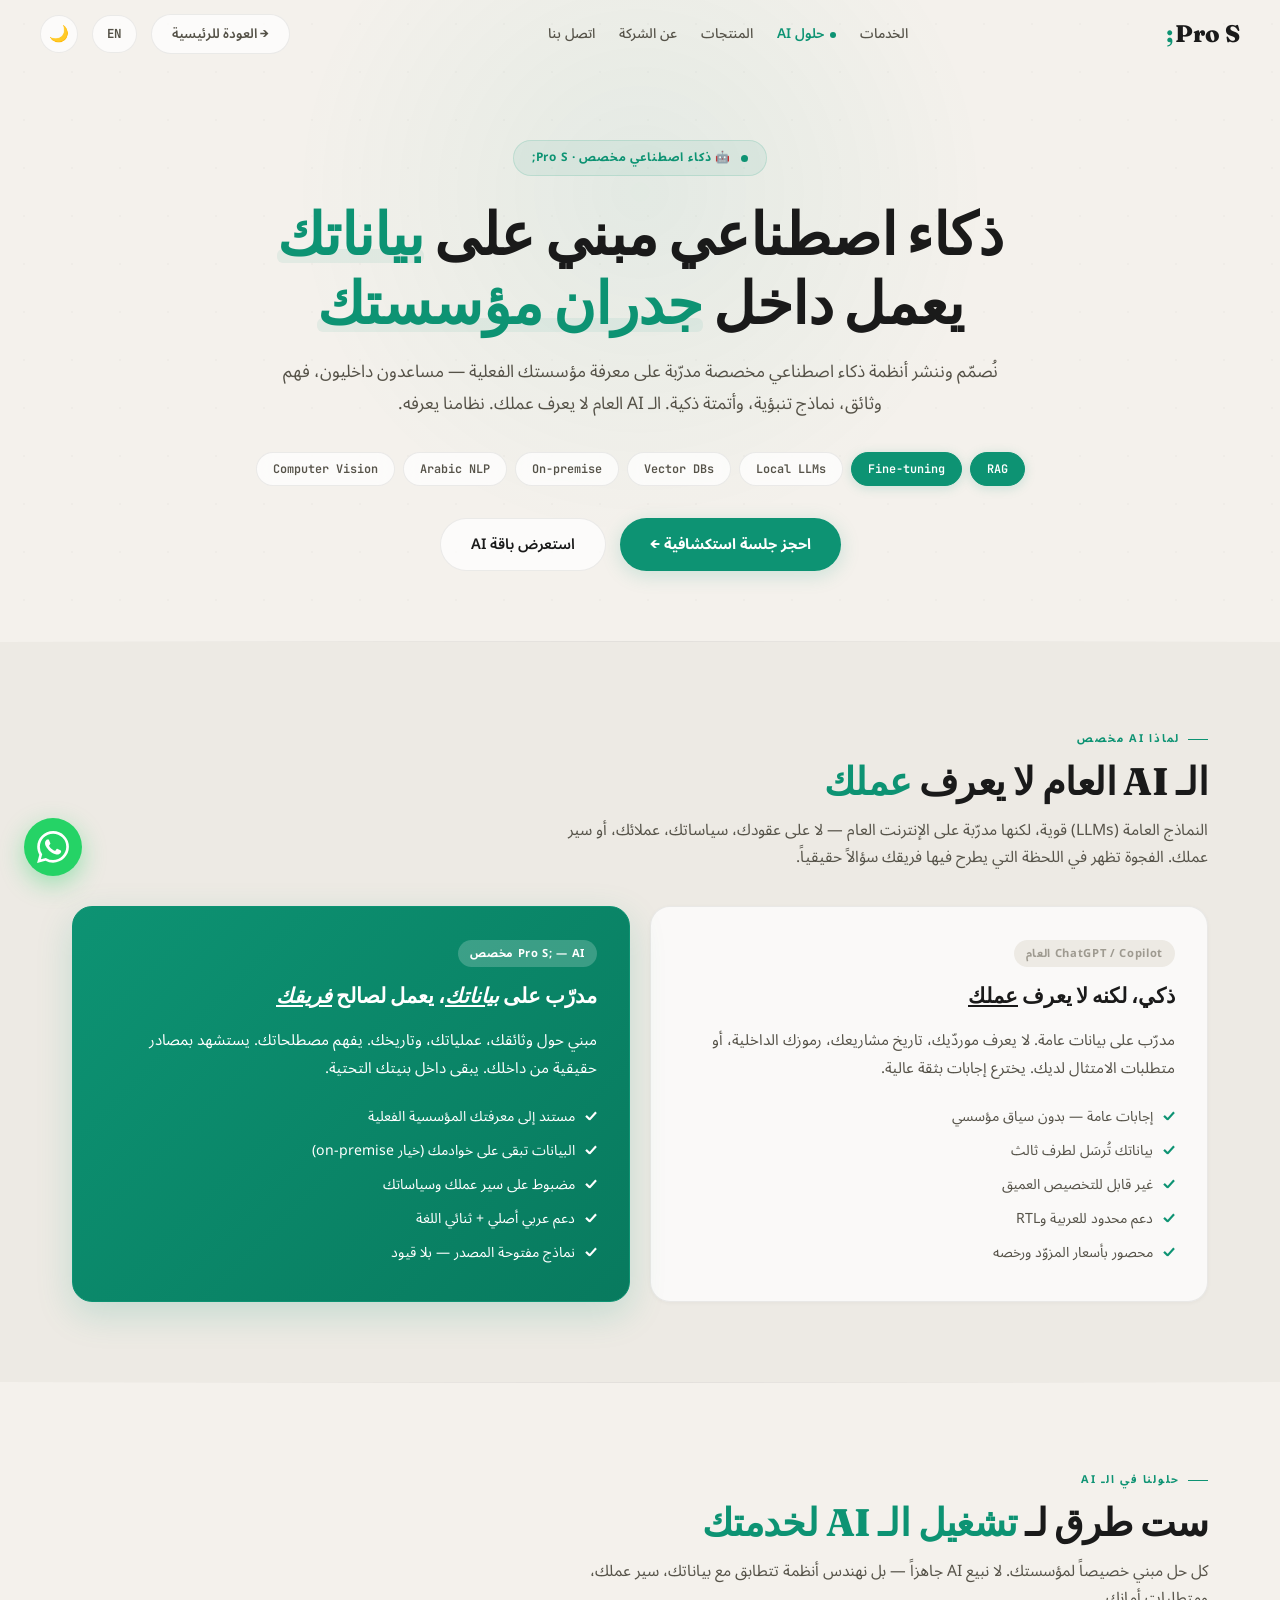
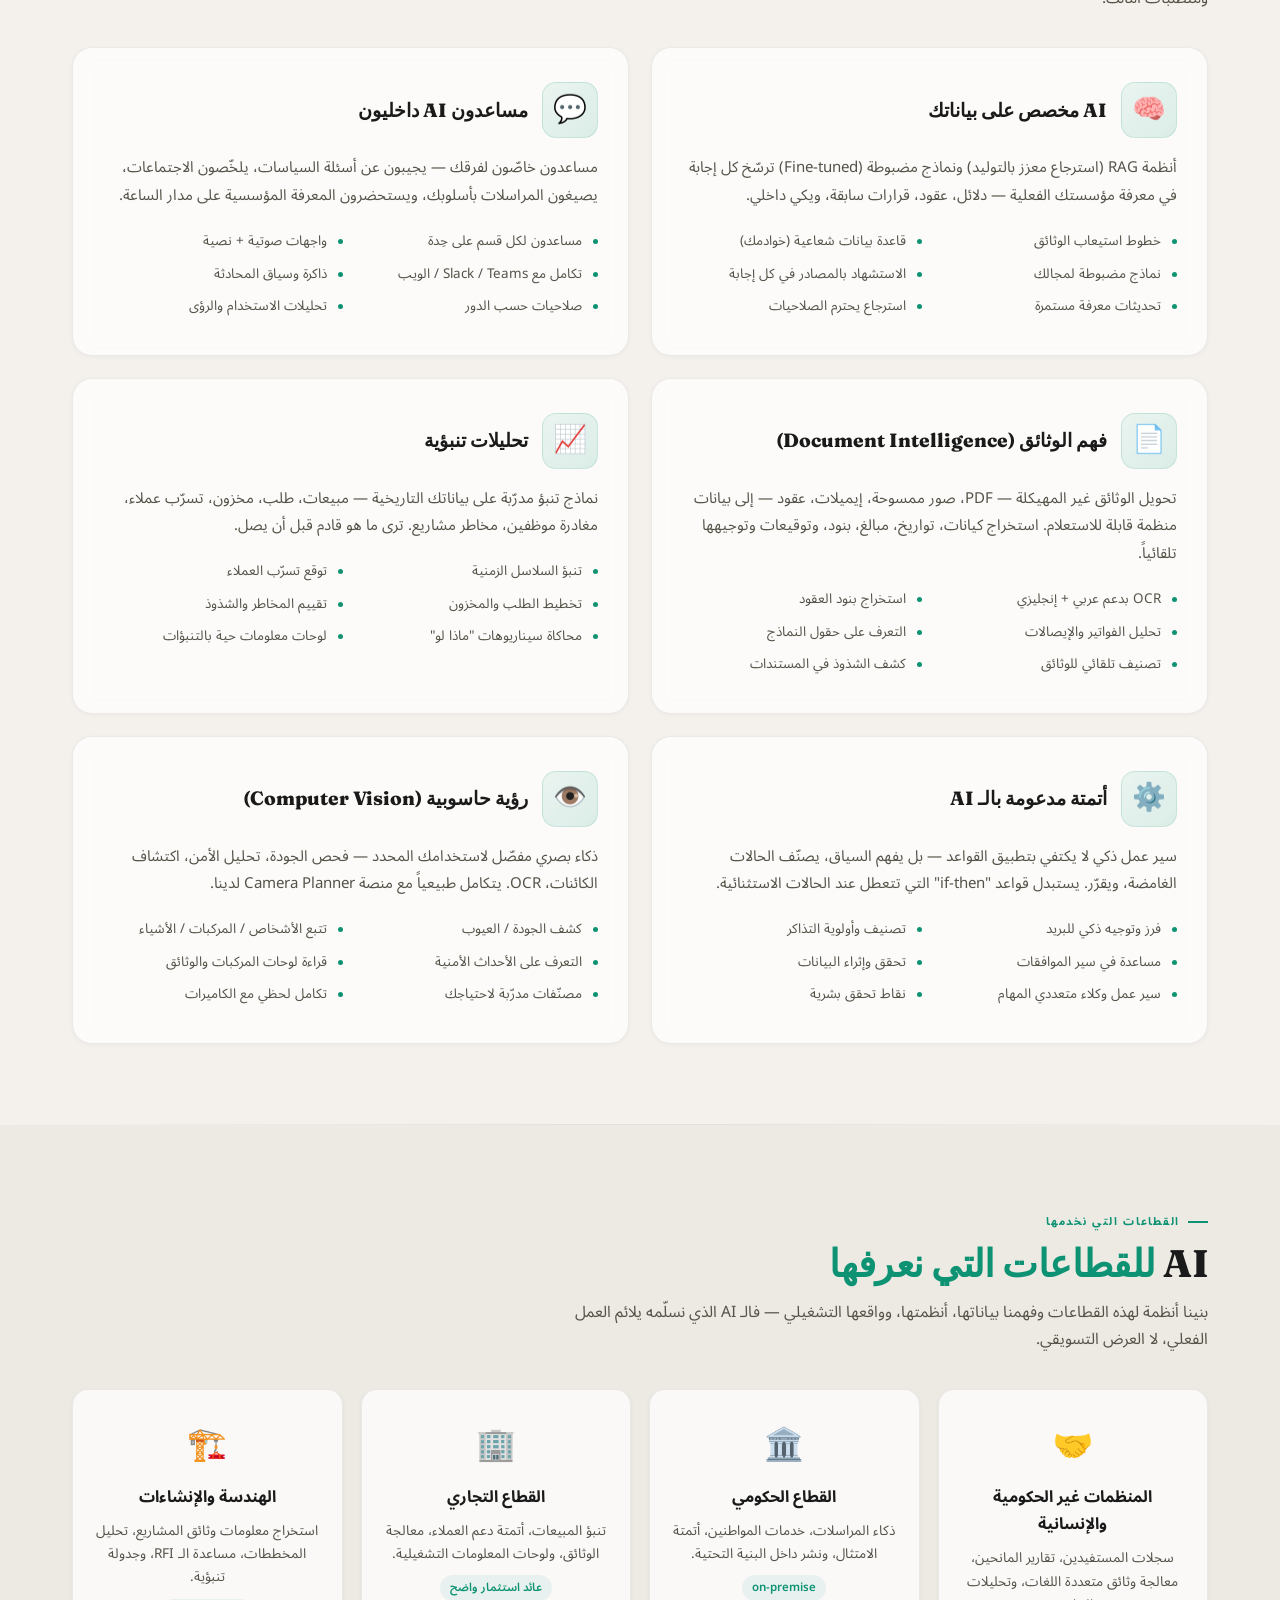
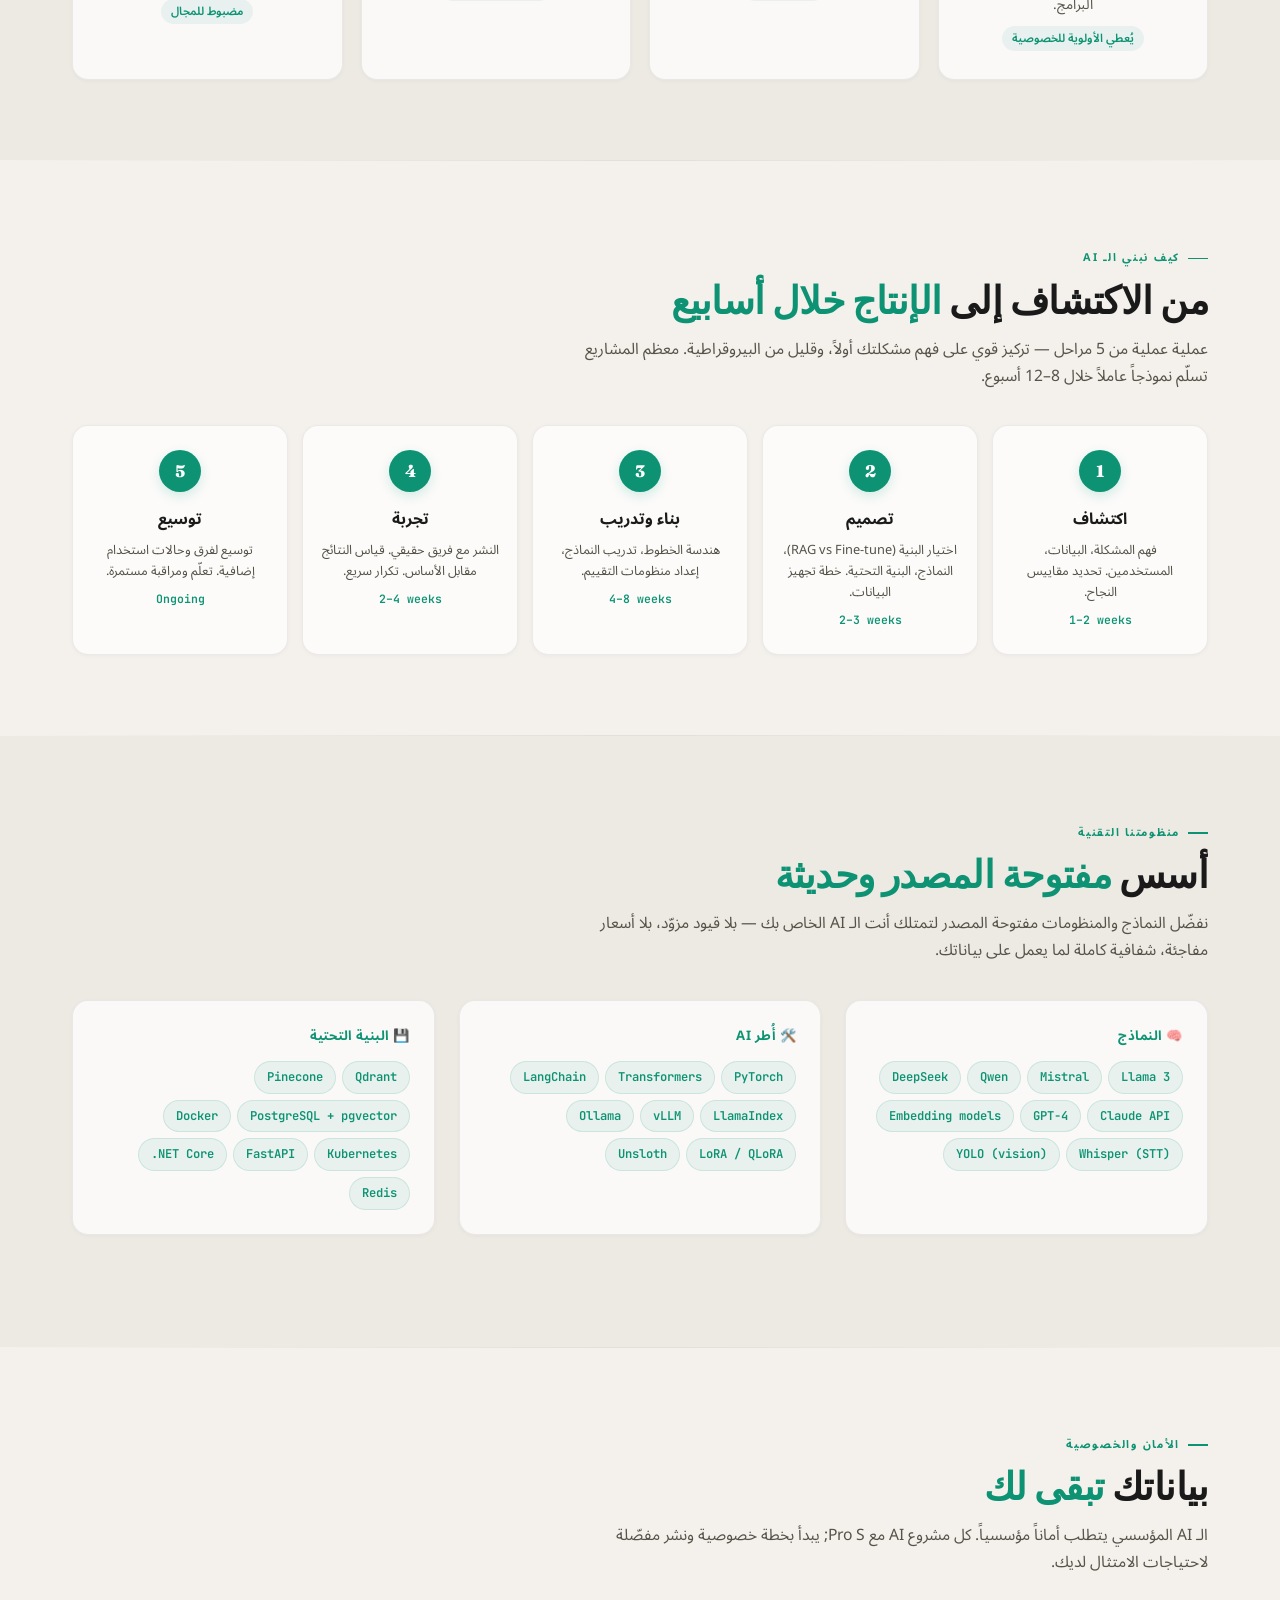
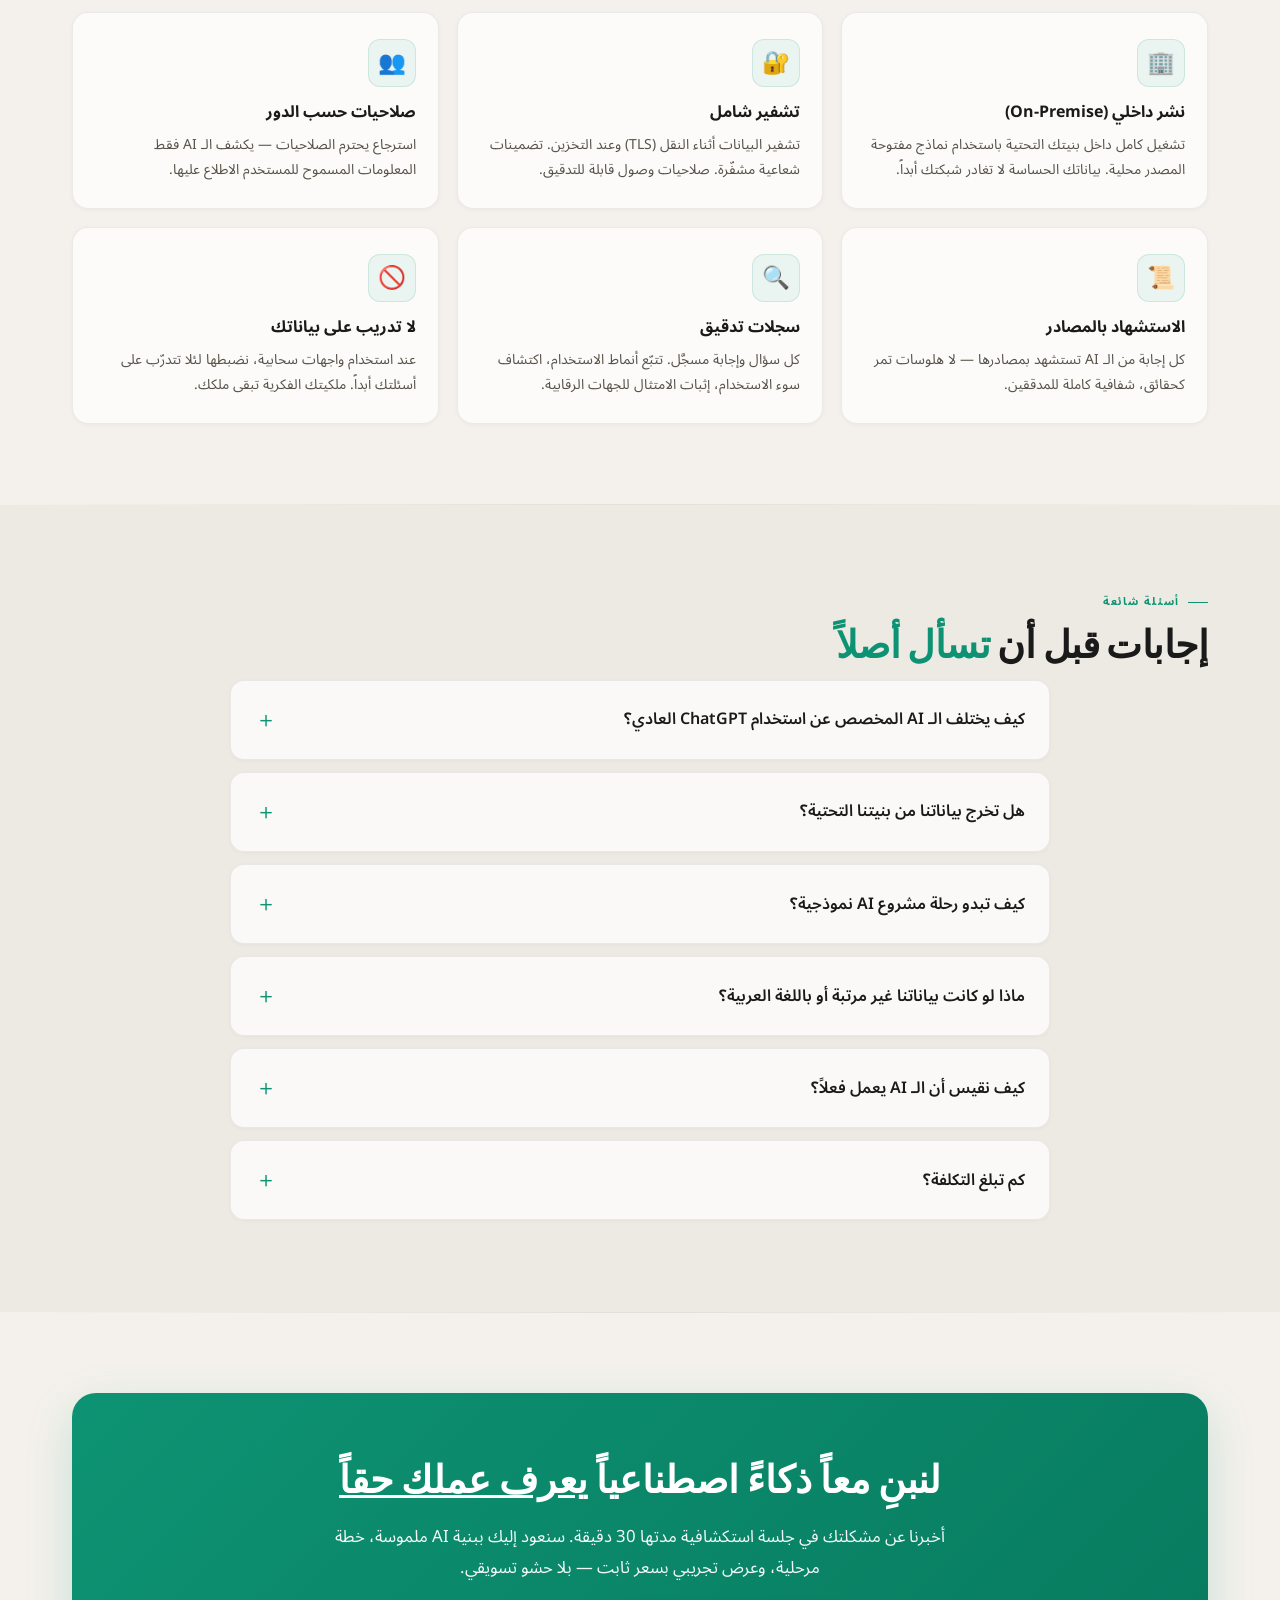
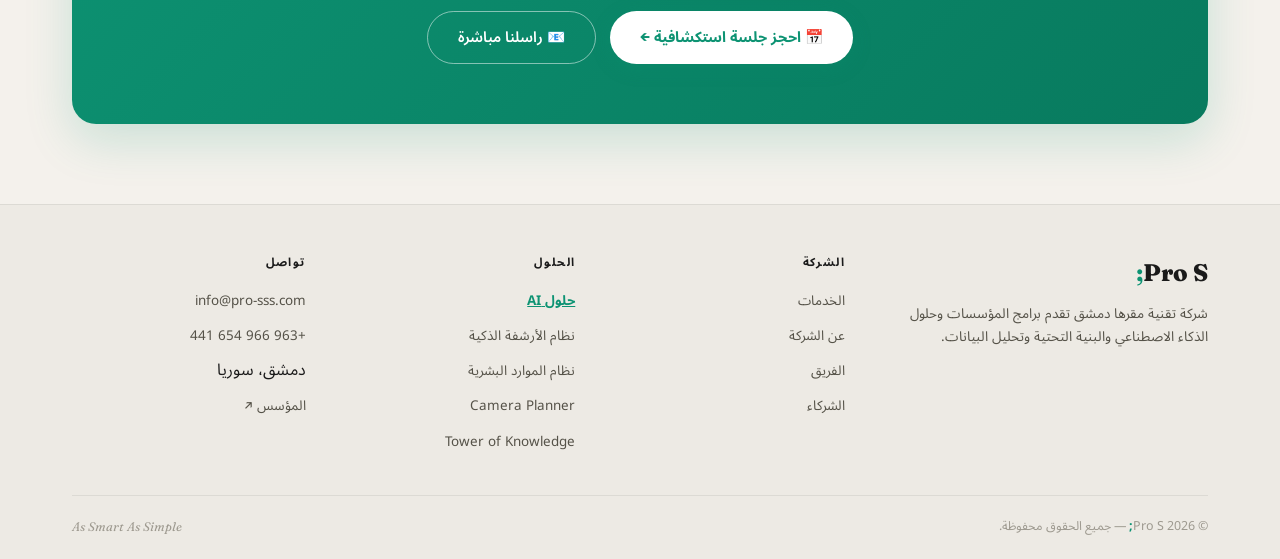
<file: ai-solutions-ar.html>
<!DOCTYPE html>
<html lang="ar" dir="rtl">
<head>
<meta charset="UTF-8">
<meta name="viewport" content="width=device-width, initial-scale=1.0">

<title>حلول الذكاء الاصطناعي — أنظمة AI مخصصة للمؤسسات | Pro S;</title>
<meta name="description" content="Pro S; تطوّر أنظمة ذكاء اصطناعي مخصصة مدرّبة على بيانات مؤسستك — مساعدون داخليون، فهم الوثائق، تحليلات تنبؤية، وأتمتة ذكية. بياناتك تبقى لك.">
<meta name="keywords" content="ذكاء اصطناعي مخصص, AI للمؤسسات, RAG, ضبط دقيق, مساعد ذكي داخلي, فهم وثائق, تحليلات تنبؤية, أتمتة AI, رؤية حاسوبية, AI on-premise, خصوصية البيانات, Pro S">
<meta name="robots" content="index,follow,max-image-preview:large">
<meta name="theme-color" content="#0d9373">
<link rel="canonical" href="https://kusaisssd.github.io/ProS-website/ai-solutions-ar.html">
<link rel="alternate" hreflang="ar" href="https://kusaisssd.github.io/ProS-website/ai-solutions-ar.html">
<link rel="alternate" hreflang="en" href="https://kusaisssd.github.io/ProS-website/ai-solutions.html">
<link rel="alternate" hreflang="x-default" href="https://kusaisssd.github.io/ProS-website/ai-solutions.html">

<meta property="og:type" content="website">
<meta property="og:site_name" content="Pro S;">
<meta property="og:locale" content="ar_SY">
<meta property="og:locale:alternate" content="en_US">
<meta property="og:title" content="حلول الذكاء الاصطناعي — أنظمة AI مخصصة | Pro S;">
<meta property="og:description" content="أنظمة ذكاء اصطناعي مخصصة مدرّبة على بيانات مؤسستك — تُنشر داخل بنيتك التحتية، وتعمل بلغتك العربية.">
<meta property="og:url" content="https://kusaisssd.github.io/ProS-website/ai-solutions-ar.html">
<meta property="og:image" content="https://kusaisssd.github.io/ProS-website/assets/favicon.svg">

<meta name="twitter:card" content="summary">
<meta name="twitter:title" content="حلول الذكاء الاصطناعي — Pro S;">
<meta name="twitter:description" content="ذكاء اصطناعي مخصص لمؤسستك، مدرّب على بياناتك، يعمل داخل جدرانك.">
<meta name="twitter:image" content="https://kusaisssd.github.io/ProS-website/assets/favicon.svg">

<link rel="icon" type="image/svg+xml" href="assets/favicon.svg">
<link rel="preconnect" href="https://fonts.googleapis.com">
<link rel="preconnect" href="https://fonts.gstatic.com" crossorigin>
<link href="https://fonts.googleapis.com/css2?family=Outfit:wght@300;400;500;600;700;800;900&family=Fraunces:ital,opsz,wght@0,9..144,400;500;600;700;800;900&family=Noto+Sans+Arabic:wght@300;400;500;600;700;800;900&family=JetBrains+Mono:wght@400;500&display=swap" rel="stylesheet">
<link rel="stylesheet" href="assets/styles.css">

<script type="application/ld+json">
{
  "@context": "https://schema.org",
  "@graph": [
    {
      "@type": "Service",
      "name": "حلول الذكاء الاصطناعي المخصصة",
      "alternateName": "Custom AI Solutions",
      "serviceType": "تطوير أنظمة الذكاء الاصطناعي",
      "description": "أنظمة ذكاء اصطناعي مخصصة مدرّبة على بيانات المؤسسة: RAG، نماذج مضبوطة، مساعدون داخليون، فهم الوثائق، تحليلات تنبؤية، أتمتة ذكية، ورؤية حاسوبية.",
      "provider": {"@type":"Organization","name":"Pro S;","url":"https://kusaisssd.github.io/ProS-website/"},
      "areaServed": ["Syria", "Middle East", "Worldwide"],
      "inLanguage": "ar",
      "offers": {
        "@type": "OfferCatalog",
        "name": "باقة حلول AI",
        "itemListElement": [
          {"@type":"Offer","itemOffered":{"@type":"Service","name":"AI مخصص على بياناتك (RAG / ضبط دقيق)"}},
          {"@type":"Offer","itemOffered":{"@type":"Service","name":"مساعدون AI داخليون"}},
          {"@type":"Offer","itemOffered":{"@type":"Service","name":"فهم الوثائق"}},
          {"@type":"Offer","itemOffered":{"@type":"Service","name":"تحليلات تنبؤية"}},
          {"@type":"Offer","itemOffered":{"@type":"Service","name":"أتمتة مدعومة بالذكاء الاصطناعي"}},
          {"@type":"Offer","itemOffered":{"@type":"Service","name":"رؤية حاسوبية"}}
        ]
      }
    },
    {
      "@type": "BreadcrumbList",
      "itemListElement": [
        {"@type":"ListItem","position":1,"name":"الرئيسية","item":"https://kusaisssd.github.io/ProS-website/"},
        {"@type":"ListItem","position":2,"name":"حلول AI","item":"https://kusaisssd.github.io/ProS-website/ai-solutions-ar.html"}
      ]
    },
    {
      "@type": "FAQPage",
      "inLanguage": "ar",
      "mainEntity": [
        {
          "@type":"Question",
          "name":"كيف يختلف الـ AI المخصص عن استخدام ChatGPT العادي؟",
          "acceptedAnswer":{"@type":"Answer","text":"النماذج العامة لا تعرف عملك. نحن ندرّب الـ AI على وثائقك وعملياتك وتاريخك المؤسسي — فيفهم مصطلحاتك، يلتزم بسياساتك، ويستند في إجاباته إلى بياناتك الحقيقية. وبياناتك تبقى تحت سيطرتك."}
        },
        {
          "@type":"Question",
          "name":"هل تخرج بياناتنا من بنيتنا التحتية؟",
          "acceptedAnswer":{"@type":"Answer","text":"الخيار لكم. نحن ندعم النشر بالكامل داخل بنيتك التحتية باستخدام نماذج مفتوحة المصدر محلية (Llama, Mistral, Qwen) أو إعدادات هجينة. للمؤسسات ذات المتطلبات الصارمة (حكومي، مالي، صحي) نبني أنظمة معزولة تماماً."}
        },
        {
          "@type":"Question",
          "name":"كيف تبدو رحلة مشروع AI نموذجية؟",
          "acceptedAnswer":{"@type":"Answer","text":"اكتشاف (1-2 أسبوع) ← تصميم وتجهيز البيانات (2-3 أسابيع) ← بناء وتدريب (4-8 أسابيع) ← تجربة (2-4 أسابيع) ← توسيع. معظم المشاريع تسلّم نموذجاً عاملاً خلال 8-12 أسبوع."}
        },
        {
          "@type":"Question",
          "name":"ماذا لو كانت بياناتنا غير مرتبة أو باللغة العربية؟",
          "acceptedAnswer":{"@type":"Answer","text":"كلاهما شائع. نتعامل مع تنظيف وهيكلة البيانات كجزء من المشروع، وأنظمتنا تدعم Arabic NLP، الوثائق RTL، والمحتوى ثنائي اللغة بشكل أصلي."}
        }
      ]
    }
  ]
}
</script>

<style>
/* ===== ai-solutions-ar.html — page-specific styles (mirror of EN) ===== */
section{padding:80px 0}
.st{font-size:clamp(1.7rem,3.2vw,2.4rem)}
.sd{font-size:.98rem;max-width:640px;margin-bottom:36px}

.geo-bg .gs:nth-child(1){width:400px;height:400px;background:var(--geo-1);top:5%;right:-5%;animation-duration:25s}
.geo-bg .gs:nth-child(2){width:280px;height:280px;border:1.5px solid var(--geo-s);top:30%;left:5%;animation-delay:-6s;animation-duration:22s}
.geo-bg .gs:nth-child(3){width:220px;height:220px;background:var(--geo-1);bottom:15%;right:10%;animation-delay:-12s;animation-duration:28s}

.ai-hero{position:relative;z-index:1;padding:140px 0 70px;text-align:center;overflow:hidden}
.ai-hero::before{content:'';position:absolute;top:30%;left:50%;transform:translate(-50%,-50%);width:700px;height:700px;border-radius:50%;background:radial-gradient(circle,var(--ac-l),transparent 70%);z-index:-1;pointer-events:none}
[data-theme="dark"] .ai-hero::before{background:radial-gradient(circle,rgba(13,147,115,.1),transparent 70%)}
.ai-hero-badge{display:inline-flex;align-items:center;gap:10px;padding:7px 18px;border:1px solid var(--ac-m);border-radius:50px;font-size:.74rem;font-weight:700;color:var(--ac);letter-spacing:.06em;margin-bottom:24px;background:var(--ac-l)}
.ai-hero-badge::before{content:'';width:7px;height:7px;border-radius:50%;background:var(--ac);animation:bk2 2s ease-in-out infinite}
@keyframes bk2{0%,100%{opacity:1}50%{opacity:.3}}
.ai-hero h1{font-family:var(--fd);font-size:clamp(2rem,5vw,3.6rem);font-weight:900;line-height:1.2;margin-bottom:18px;letter-spacing:-.01em}
.ai-hero h1 em{font-style:normal;color:var(--ac);position:relative;display:inline-block}
.ai-hero h1 em::after{content:'';position:absolute;left:0;right:0;bottom:6px;height:14px;background:var(--ac-l);z-index:-1;border-radius:6px}
.ai-hero-sub{font-size:1.08rem;color:var(--tx2);max-width:740px;margin:0 auto 32px;line-height:1.85}
.ai-hero-tags{display:flex;gap:8px;justify-content:center;flex-wrap:wrap;margin-bottom:32px}
.ai-hero-tag{padding:6px 16px;border-radius:50px;font-size:.74rem;font-weight:600;font-family:var(--fm);background:var(--surface);color:var(--tx2);border:1px solid var(--border);backdrop-filter:blur(8px)}
.ai-hero-tag.hot{background:var(--ac);color:#fff;border-color:var(--ac);box-shadow:0 2px 12px var(--ac-g)}
.ai-hero-btns{display:flex;gap:14px;justify-content:center;flex-wrap:wrap}

.why-grid{display:grid;grid-template-columns:repeat(2,1fr);gap:20px}
.why-card{background:var(--surface);border:1px solid var(--border);border-radius:20px;padding:32px;transition:all .35s;box-shadow:var(--s1)}
.why-card:hover{transform:translateY(-4px);box-shadow:var(--s4);border-color:var(--ac-m)}
.why-card.highlight{background:linear-gradient(135deg,var(--ac),var(--ac-deep));color:#fff;border-color:var(--ac);box-shadow:0 12px 36px var(--ac-g)}
.why-card.highlight h3,.why-card.highlight p,.why-card.highlight li{color:#fff}
.why-card.highlight li::before{color:#fff}
.why-tag{display:inline-block;font-size:.7rem;font-weight:700;letter-spacing:.06em;padding:4px 12px;border-radius:50px;background:var(--bg-2);color:var(--txm);margin-bottom:14px}
.why-card.highlight .why-tag{background:rgba(255,255,255,.2);color:#fff}
.why-card h3{font-family:var(--fd);font-size:1.3rem;font-weight:800;margin-bottom:14px;line-height:1.45}
.why-card>p{font-size:.95rem;line-height:1.85;color:var(--tx2);margin-bottom:18px}
.why-card ul{list-style:none}
.why-card li{font-size:.88rem;color:var(--tx2);padding:5px 22px 5px 0;position:relative;line-height:1.7}
.why-card li::before{content:'✓';position:absolute;right:0;color:var(--ac);font-weight:800}

.sol-grid{display:grid;grid-template-columns:repeat(2,1fr);gap:22px}
.sol-card{background:var(--surface);border:1px solid var(--border);border-radius:20px;padding:34px 30px;transition:all .35s;position:relative;overflow:hidden;box-shadow:var(--s1);backdrop-filter:blur(8px)}
.sol-card::before{content:'';position:absolute;top:0;left:0;right:0;height:3px;background:var(--ac);transform:scaleX(0);transform-origin:right;transition:transform .4s}
.sol-card:hover::before{transform:scaleX(1)}
.sol-card:hover{transform:translateY(-5px);box-shadow:var(--s4);border-color:var(--ac-m)}
.sol-head{display:flex;align-items:center;gap:14px;margin-bottom:16px}
.sol-ico{width:56px;height:56px;border-radius:14px;background:linear-gradient(135deg,var(--ac-l),var(--ac-m));border:1px solid var(--ac-m);display:flex;align-items:center;justify-content:center;font-size:1.7rem;flex-shrink:0}
.sol-head h3{font-family:var(--fd);font-size:1.2rem;font-weight:800;line-height:1.4}
.sol-card>p{font-size:.94rem;color:var(--tx2);line-height:1.85;margin-bottom:18px}
.sol-list{list-style:none;display:grid;grid-template-columns:1fr 1fr;gap:5px 16px}
.sol-list li{font-size:.84rem;color:var(--tx2);padding:3px 16px 3px 0;position:relative;line-height:1.6}
.sol-list li::before{content:'';width:5px;height:5px;border-radius:50%;background:var(--ac);position:absolute;right:0;top:11px}

.ind-grid{display:grid;grid-template-columns:repeat(4,1fr);gap:18px}
.ind{background:var(--surface);border:1px solid var(--border);border-radius:var(--r);padding:28px 22px;transition:all .35s;box-shadow:var(--s1);text-align:center}
.ind:hover{transform:translateY(-4px);box-shadow:var(--s3);border-color:var(--ac-m)}
.ind-ico{font-size:2rem;margin-bottom:12px}
.ind h4{font-size:1rem;font-weight:700;margin-bottom:8px}
.ind p{font-size:.85rem;color:var(--tx2);line-height:1.7}
.ind-tag{display:inline-block;margin-top:10px;font-size:.72rem;font-weight:600;color:var(--ac);background:var(--ac-l);padding:3px 10px;border-radius:50px}

.proc{display:grid;grid-template-columns:repeat(5,1fr);gap:14px;margin-top:14px}
.proc-step{background:var(--surface);border:1px solid var(--border);border-radius:var(--r);padding:24px 18px;text-align:center;transition:all .3s;box-shadow:var(--s1);position:relative}
.proc-step:hover{transform:translateY(-3px);box-shadow:var(--s3);border-color:var(--ac-m)}
.proc-num{display:inline-flex;align-items:center;justify-content:center;width:42px;height:42px;border-radius:50%;background:var(--ac);color:#fff;font-family:var(--fd);font-size:1.05rem;font-weight:800;margin-bottom:14px;box-shadow:0 4px 12px var(--ac-g)}
.proc-step h4{font-size:.98rem;font-weight:700;margin-bottom:6px}
.proc-step p{font-size:.8rem;color:var(--tx2);line-height:1.65}
.proc-step .proc-time{font-size:.72rem;color:var(--ac);font-weight:600;margin-top:8px;font-family:var(--fm);direction:ltr}

.stack{display:grid;grid-template-columns:repeat(3,1fr);gap:24px;margin-bottom:32px}
.stack-col{background:var(--surface);border:1px solid var(--border);border-radius:var(--r);padding:24px;box-shadow:var(--s1)}
.stack-col h4{font-size:.82rem;font-weight:700;color:var(--ac);letter-spacing:.04em;margin-bottom:14px;display:flex;align-items:center;gap:8px}
.stack-pills{display:flex;flex-wrap:wrap;gap:6px}
.stack-pill{padding:5px 12px;border-radius:50px;background:var(--ac-l);color:var(--ac);font-size:.76rem;font-weight:600;font-family:var(--fm);border:1px solid var(--ac-m);direction:ltr}

.sec-grid{display:grid;grid-template-columns:repeat(3,1fr);gap:18px}
.sec-card{background:var(--surface);border:1px solid var(--border);border-radius:var(--r);padding:26px 22px;transition:all .3s;box-shadow:var(--s1)}
.sec-card:hover{transform:translateY(-3px);box-shadow:var(--s3);border-color:var(--ac-m)}
.sec-ico{display:inline-flex;width:48px;height:48px;border-radius:12px;background:var(--ac-l);align-items:center;justify-content:center;font-size:1.4rem;margin-bottom:12px;border:1px solid var(--ac-m)}
.sec-card h4{font-size:1rem;font-weight:700;margin-bottom:6px}
.sec-card p{font-size:.87rem;color:var(--tx2);line-height:1.8}

.faq{max-width:820px;margin:0 auto}
.faq-item{background:var(--surface);border:1px solid var(--border);border-radius:14px;margin-bottom:12px;overflow:hidden;transition:all .25s;box-shadow:var(--s1)}
.faq-item:hover{border-color:var(--ac-m)}
.faq-q{padding:20px 24px;cursor:pointer;display:flex;align-items:center;justify-content:space-between;gap:16px;font-size:1rem;font-weight:600}
.faq-q::after{content:'＋';color:var(--ac);font-size:1.4rem;font-weight:300;transition:transform .3s;flex-shrink:0}
.faq-item.open .faq-q::after{transform:rotate(45deg)}
.faq-a{display:none;padding:0 24px 20px;font-size:.92rem;color:var(--tx2);line-height:1.85}
.faq-item.open .faq-a{display:block}

.cta-final{text-align:center;padding:60px 40px;background:linear-gradient(135deg,var(--ac),var(--ac-deep));color:#fff;border-radius:24px;box-shadow:0 16px 48px var(--ac-g)}
.cta-final h2{font-family:var(--fd);font-size:clamp(1.7rem,3.5vw,2.4rem);font-weight:800;line-height:1.4;margin-bottom:14px;color:#fff}
.cta-final p{font-size:1.05rem;line-height:1.85;color:#fff;opacity:.95;max-width:640px;margin:0 auto 28px}
.cta-final .bp{background:#fff;color:var(--ac)}
.cta-final .bp:hover{background:#fff;color:var(--ac-deep);box-shadow:0 10px 32px rgba(0,0,0,.2)}
.cta-final .bsb{border-color:rgba(255,255,255,.5);color:#fff;background:transparent}
.cta-final .bsb:hover{background:rgba(255,255,255,.12);color:#fff;border-color:#fff}

@media(max-width:1024px){
  .why-grid,.sol-grid{grid-template-columns:1fr}
  .ind-grid{grid-template-columns:1fr 1fr}
  .proc{grid-template-columns:1fr 1fr}
  .stack{grid-template-columns:1fr}
  .sec-grid{grid-template-columns:1fr 1fr}
}
@media(max-width:768px){
  .ai-hero{padding:110px 0 50px}
  .ind-grid,.proc,.sec-grid,.sol-list{grid-template-columns:1fr}
  .cta-final{padding:40px 24px}
}
</style>
</head>
<body data-layout="sub" data-page="ai" data-alt-lang-href="ai-solutions.html">
<div class="geo-bg"><div class="gs"></div><div class="gs"></div><div class="gs"></div></div>
<div class="dot-grid"></div>

<nav id="nav" aria-label="Main navigation"></nav>

<main id="main">

<section class="ai-hero">
  <div class="ctn">
    <div class="ai-hero-badge">🤖 ذكاء اصطناعي مخصص · Pro S;</div>
    <h1>ذكاء اصطناعي مبني على <em>بياناتك</em><br>يعمل داخل <em>جدران مؤسستك</em></h1>
    <p class="ai-hero-sub">نُصمّم وننشر أنظمة ذكاء اصطناعي مخصصة مدرّبة على معرفة مؤسستك الفعلية — مساعدون داخليون، فهم وثائق، نماذج تنبؤية، وأتمتة ذكية. الـ AI العام لا يعرف عملك. نظامنا يعرفه.</p>
    <div class="ai-hero-tags">
      <span class="ai-hero-tag hot">RAG</span>
      <span class="ai-hero-tag hot">Fine-tuning</span>
      <span class="ai-hero-tag">Local LLMs</span>
      <span class="ai-hero-tag">Vector DBs</span>
      <span class="ai-hero-tag">On-premise</span>
      <span class="ai-hero-tag">Arabic NLP</span>
      <span class="ai-hero-tag">Computer Vision</span>
    </div>
    <div class="ai-hero-btns">
      <a href="index.html#contact" class="bp">احجز جلسة استكشافية ←</a>
      <a href="#solutions" class="bsb">استعرض باقة AI</a>
    </div>
  </div>
</section>
<div class="dv"></div>

<!-- WHY CUSTOM AI -->
<section class="s-alt">
  <div class="ctn">
    <span class="sl">لماذا AI مخصص</span>
    <h2 class="st">الـ AI العام لا يعرف <em>عملك</em></h2>
    <p class="sd">النماذج العامة (LLMs) قوية، لكنها مدرّبة على الإنترنت العام — لا على عقودك، سياساتك، عملائك، أو سير عملك. الفجوة تظهر في اللحظة التي يطرح فيها فريقك سؤالاً حقيقياً.</p>
    <div class="why-grid">
      <div class="why-card rv">
        <span class="why-tag">ChatGPT / Copilot العام</span>
        <h3>ذكي، لكنه لا يعرف <em style="color:var(--tx);font-style:normal;text-decoration:underline">عملك</em></h3>
        <p>مدرّب على بيانات عامة. لا يعرف موردّيك، تاريخ مشاريعك، رموزك الداخلية، أو متطلبات الامتثال لديك. يخترع إجابات بثقة عالية.</p>
        <ul>
          <li>إجابات عامة — بدون سياق مؤسسي</li>
          <li>بياناتك تُرسَل لطرف ثالث</li>
          <li>غير قابل للتخصيص العميق</li>
          <li>دعم محدود للعربية وRTL</li>
          <li>محصور بأسعار المزوّد ورخصه</li>
        </ul>
      </div>
      <div class="why-card highlight rv d1">
        <span class="why-tag">Pro S; — AI مخصص</span>
        <h3>مدرّب على <em style="color:#fff;text-decoration:underline">بياناتك</em>، يعمل لصالح <em style="color:#fff;text-decoration:underline">فريقك</em></h3>
        <p>مبني حول وثائقك، عملياتك، وتاريخك. يفهم مصطلحاتك. يستشهد بمصادر حقيقية من داخلك. يبقى داخل بنيتك التحتية.</p>
        <ul>
          <li>مستند إلى معرفتك المؤسسية الفعلية</li>
          <li>البيانات تبقى على خوادمك (خيار on-premise)</li>
          <li>مضبوط على سير عملك وسياساتك</li>
          <li>دعم عربي أصلي + ثنائي اللغة</li>
          <li>نماذج مفتوحة المصدر — بلا قيود</li>
        </ul>
      </div>
    </div>
  </div>
</section>
<div class="dv"></div>

<!-- SOLUTIONS CATALOG -->
<section id="solutions">
  <div class="ctn">
    <span class="sl">حلولنا في الـ AI</span>
    <h2 class="st">ست طرق لـ <em>تشغيل الـ AI لخدمتك</em></h2>
    <p class="sd">كل حل مبني خصيصاً لمؤسستك. لا نبيع AI جاهزاً — بل نهندس أنظمة تتطابق مع بياناتك، سير عملك، ومتطلبات أمانك.</p>
    <div class="sol-grid">

      <div class="sol-card rv">
        <div class="sol-head">
          <div class="sol-ico">🧠</div>
          <h3>AI مخصص على بياناتك</h3>
        </div>
        <p>أنظمة RAG (استرجاع معزز بالتوليد) ونماذج مضبوطة (Fine-tuned) ترسّخ كل إجابة في معرفة مؤسستك الفعلية — دلائل، عقود، قرارات سابقة، ويكي داخلي.</p>
        <ul class="sol-list">
          <li>خطوط استيعاب الوثائق</li>
          <li>قاعدة بيانات شعاعية (خوادمك)</li>
          <li>نماذج مضبوطة لمجالك</li>
          <li>الاستشهاد بالمصادر في كل إجابة</li>
          <li>تحديثات معرفة مستمرة</li>
          <li>استرجاع يحترم الصلاحيات</li>
        </ul>
      </div>

      <div class="sol-card rv d1">
        <div class="sol-head">
          <div class="sol-ico">💬</div>
          <h3>مساعدون AI داخليون</h3>
        </div>
        <p>مساعدون خاصّون لفرقك — يجيبون عن أسئلة السياسات، يلخّصون الاجتماعات، يصيغون المراسلات بأسلوبك، ويستحضرون المعرفة المؤسسية على مدار الساعة.</p>
        <ul class="sol-list">
          <li>مساعدون لكل قسم على حِدة</li>
          <li>واجهات صوتية + نصية</li>
          <li>تكامل مع Slack / Teams / الويب</li>
          <li>ذاكرة وسياق المحادثة</li>
          <li>صلاحيات حسب الدور</li>
          <li>تحليلات الاستخدام والرؤى</li>
        </ul>
      </div>

      <div class="sol-card rv">
        <div class="sol-head">
          <div class="sol-ico">📄</div>
          <h3>فهم الوثائق (Document Intelligence)</h3>
        </div>
        <p>تحويل الوثائق غير المهيكلة — PDF، صور ممسوحة، إيميلات، عقود — إلى بيانات منظمة قابلة للاستعلام. استخراج كيانات، تواريخ، مبالغ، بنود، وتوقيعات وتوجيهها تلقائياً.</p>
        <ul class="sol-list">
          <li>OCR بدعم عربي + إنجليزي</li>
          <li>استخراج بنود العقود</li>
          <li>تحليل الفواتير والإيصالات</li>
          <li>التعرف على حقول النماذج</li>
          <li>تصنيف تلقائي للوثائق</li>
          <li>كشف الشذوذ في المستندات</li>
        </ul>
      </div>

      <div class="sol-card rv d1">
        <div class="sol-head">
          <div class="sol-ico">📈</div>
          <h3>تحليلات تنبؤية</h3>
        </div>
        <p>نماذج تنبؤ مدرّبة على بياناتك التاريخية — مبيعات، طلب، مخزون، تسرّب عملاء، مغادرة موظفين، مخاطر مشاريع. ترى ما هو قادم قبل أن يصل.</p>
        <ul class="sol-list">
          <li>تنبؤ السلاسل الزمنية</li>
          <li>توقع تسرّب العملاء</li>
          <li>تخطيط الطلب والمخزون</li>
          <li>تقييم المخاطر والشذوذ</li>
          <li>محاكاة سيناريوهات "ماذا لو"</li>
          <li>لوحات معلومات حية بالتنبؤات</li>
        </ul>
      </div>

      <div class="sol-card rv">
        <div class="sol-head">
          <div class="sol-ico">⚙️</div>
          <h3>أتمتة مدعومة بالـ AI</h3>
        </div>
        <p>سير عمل ذكي لا يكتفي بتطبيق القواعد — بل يفهم السياق، يصنّف الحالات الغامضة، ويقرّر. يستبدل قواعد "if-then" التي تتعطل عند الحالات الاستثنائية.</p>
        <ul class="sol-list">
          <li>فرز وتوجيه ذكي للبريد</li>
          <li>تصنيف وأولوية التذاكر</li>
          <li>مساعدة في سير الموافقات</li>
          <li>تحقق وإثراء البيانات</li>
          <li>سير عمل وكلاء متعددي المهام</li>
          <li>نقاط تحقق بشرية</li>
        </ul>
      </div>

      <div class="sol-card rv d1">
        <div class="sol-head">
          <div class="sol-ico">👁️</div>
          <h3>رؤية حاسوبية (Computer Vision)</h3>
        </div>
        <p>ذكاء بصري مفصّل لاستخدامك المحدد — فحص الجودة، تحليل الأمن، اكتشاف الكائنات، OCR. يتكامل طبيعياً مع منصة Camera Planner لدينا.</p>
        <ul class="sol-list">
          <li>كشف الجودة / العيوب</li>
          <li>تتبع الأشخاص / المركبات / الأشياء</li>
          <li>التعرف على الأحداث الأمنية</li>
          <li>قراءة لوحات المركبات والوثائق</li>
          <li>مصنّفات مدرّبة لاحتياجك</li>
          <li>تكامل لحظي مع الكاميرات</li>
        </ul>
      </div>

    </div>
  </div>
</section>
<div class="dv"></div>

<!-- INDUSTRIES -->
<section class="s-alt">
  <div class="ctn">
    <span class="sl">القطاعات التي نخدمها</span>
    <h2 class="st">AI <em>للقطاعات التي نعرفها</em></h2>
    <p class="sd">بنينا أنظمة لهذه القطاعات وفهمنا بياناتها، أنظمتها، وواقعها التشغيلي — فالـ AI الذي نسلّمه يلائم العمل الفعلي، لا العرض التسويقي.</p>
    <div class="ind-grid">
      <div class="ind rv">
        <div class="ind-ico">🤝</div>
        <h4>المنظمات غير الحكومية والإنسانية</h4>
        <p>سجلات المستفيدين، تقارير المانحين، معالجة وثائق متعددة اللغات، وتحليلات البرامج.</p>
        <span class="ind-tag">يُعطي الأولوية للخصوصية</span>
      </div>
      <div class="ind rv d1">
        <div class="ind-ico">🏛️</div>
        <h4>القطاع الحكومي</h4>
        <p>ذكاء المراسلات، خدمات المواطنين، أتمتة الامتثال، ونشر داخل البنية التحتية.</p>
        <span class="ind-tag">on-premise</span>
      </div>
      <div class="ind rv d2">
        <div class="ind-ico">🏢</div>
        <h4>القطاع التجاري</h4>
        <p>تنبؤ المبيعات، أتمتة دعم العملاء، معالجة الوثائق، ولوحات المعلومات التشغيلية.</p>
        <span class="ind-tag">عائد استثمار واضح</span>
      </div>
      <div class="ind rv d3">
        <div class="ind-ico">🏗️</div>
        <h4>الهندسة والإنشاءات</h4>
        <p>استخراج معلومات وثائق المشاريع، تحليل المخططات، مساعدة الـ RFI، وجدولة تنبؤية.</p>
        <span class="ind-tag">مضبوط للمجال</span>
      </div>
    </div>
  </div>
</section>
<div class="dv"></div>

<!-- PROCESS -->
<section>
  <div class="ctn">
    <span class="sl">كيف نبني الـ AI</span>
    <h2 class="st">من الاكتشاف إلى <em>الإنتاج خلال أسابيع</em></h2>
    <p class="sd">عملية عملية من 5 مراحل — تركيز قوي على فهم مشكلتك أولاً، وقليل من البيروقراطية. معظم المشاريع تسلّم نموذجاً عاملاً خلال 8–12 أسبوع.</p>
    <div class="proc">
      <div class="proc-step rv">
        <div class="proc-num">1</div>
        <h4>اكتشاف</h4>
        <p>فهم المشكلة، البيانات، المستخدمين. تحديد مقاييس النجاح.</p>
        <div class="proc-time">1–2 weeks</div>
      </div>
      <div class="proc-step rv d1">
        <div class="proc-num">2</div>
        <h4>تصميم</h4>
        <p>اختيار البنية (RAG vs Fine-tune)، النماذج، البنية التحتية. خطة تجهيز البيانات.</p>
        <div class="proc-time">2–3 weeks</div>
      </div>
      <div class="proc-step rv d2">
        <div class="proc-num">3</div>
        <h4>بناء وتدريب</h4>
        <p>هندسة الخطوط، تدريب النماذج، إعداد منظومات التقييم.</p>
        <div class="proc-time">4–8 weeks</div>
      </div>
      <div class="proc-step rv d3">
        <div class="proc-num">4</div>
        <h4>تجربة</h4>
        <p>النشر مع فريق حقيقي. قياس النتائج مقابل الأساس. تكرار سريع.</p>
        <div class="proc-time">2–4 weeks</div>
      </div>
      <div class="proc-step rv d4">
        <div class="proc-num">5</div>
        <h4>توسيع</h4>
        <p>توسيع لفرق وحالات استخدام إضافية. تعلّم ومراقبة مستمرة.</p>
        <div class="proc-time">Ongoing</div>
      </div>
    </div>
  </div>
</section>
<div class="dv"></div>

<!-- TECH STACK -->
<section class="s-alt">
  <div class="ctn">
    <span class="sl">منظومتنا التقنية</span>
    <h2 class="st">أسس <em>مفتوحة المصدر وحديثة</em></h2>
    <p class="sd">نفضّل النماذج والمنظومات مفتوحة المصدر لتمتلك أنت الـ AI الخاص بك — بلا قيود مزوّد، بلا أسعار مفاجئة، شفافية كاملة لما يعمل على بياناتك.</p>
    <div class="stack">
      <div class="stack-col rv">
        <h4>🧠 النماذج</h4>
        <div class="stack-pills">
          <span class="stack-pill">Llama 3</span>
          <span class="stack-pill">Mistral</span>
          <span class="stack-pill">Qwen</span>
          <span class="stack-pill">DeepSeek</span>
          <span class="stack-pill">Claude API</span>
          <span class="stack-pill">GPT-4</span>
          <span class="stack-pill">Embedding models</span>
          <span class="stack-pill">Whisper (STT)</span>
          <span class="stack-pill">YOLO (vision)</span>
        </div>
      </div>
      <div class="stack-col rv d1">
        <h4>🛠️ أُطر AI</h4>
        <div class="stack-pills">
          <span class="stack-pill">PyTorch</span>
          <span class="stack-pill">Transformers</span>
          <span class="stack-pill">LangChain</span>
          <span class="stack-pill">LlamaIndex</span>
          <span class="stack-pill">vLLM</span>
          <span class="stack-pill">Ollama</span>
          <span class="stack-pill">LoRA / QLoRA</span>
          <span class="stack-pill">Unsloth</span>
        </div>
      </div>
      <div class="stack-col rv d2">
        <h4>💾 البنية التحتية</h4>
        <div class="stack-pills">
          <span class="stack-pill">Qdrant</span>
          <span class="stack-pill">Pinecone</span>
          <span class="stack-pill">PostgreSQL + pgvector</span>
          <span class="stack-pill">Docker</span>
          <span class="stack-pill">Kubernetes</span>
          <span class="stack-pill">FastAPI</span>
          <span class="stack-pill">.NET Core</span>
          <span class="stack-pill">Redis</span>
        </div>
      </div>
    </div>
  </div>
</section>
<div class="dv"></div>

<!-- SECURITY & PRIVACY -->
<section>
  <div class="ctn">
    <span class="sl">الأمان والخصوصية</span>
    <h2 class="st">بياناتك <em>تبقى لك</em></h2>
    <p class="sd">الـ AI المؤسسي يتطلب أماناً مؤسسياً. كل مشروع AI مع Pro S; يبدأ بخطة خصوصية ونشر مفصّلة لاحتياجات الامتثال لديك.</p>
    <div class="sec-grid">
      <div class="sec-card rv">
        <div class="sec-ico">🏢</div>
        <h4>نشر داخلي (On-Premise)</h4>
        <p>تشغيل كامل داخل بنيتك التحتية باستخدام نماذج مفتوحة المصدر محلية. بياناتك الحساسة لا تغادر شبكتك أبداً.</p>
      </div>
      <div class="sec-card rv d1">
        <div class="sec-ico">🔐</div>
        <h4>تشفير شامل</h4>
        <p>تشفير البيانات أثناء النقل (TLS) وعند التخزين. تضمينات شعاعية مشفّرة. صلاحيات وصول قابلة للتدقيق.</p>
      </div>
      <div class="sec-card rv d2">
        <div class="sec-ico">👥</div>
        <h4>صلاحيات حسب الدور</h4>
        <p>استرجاع يحترم الصلاحيات — يكشف الـ AI فقط المعلومات المسموح للمستخدم الاطلاع عليها.</p>
      </div>
      <div class="sec-card rv">
        <div class="sec-ico">📜</div>
        <h4>الاستشهاد بالمصادر</h4>
        <p>كل إجابة من الـ AI تستشهد بمصادرها — لا هلوسات تمر كحقائق، شفافية كاملة للمدققين.</p>
      </div>
      <div class="sec-card rv d1">
        <div class="sec-ico">🔍</div>
        <h4>سجلات تدقيق</h4>
        <p>كل سؤال وإجابة مسجَّل. تتبّع أنماط الاستخدام، اكتشاف سوء الاستخدام، إثبات الامتثال للجهات الرقابية.</p>
      </div>
      <div class="sec-card rv d2">
        <div class="sec-ico">🚫</div>
        <h4>لا تدريب على بياناتك</h4>
        <p>عند استخدام واجهات سحابية، نضبطها لئلا تتدرّب على أسئلتك أبداً. ملكيتك الفكرية تبقى ملكك.</p>
      </div>
    </div>
  </div>
</section>
<div class="dv"></div>

<!-- FAQ -->
<section class="s-alt">
  <div class="ctn">
    <span class="sl">أسئلة شائعة</span>
    <h2 class="st">إجابات قبل أن <em>تسأل أصلاً</em></h2>
    <div class="faq">
      <div class="faq-item rv">
        <div class="faq-q" onclick="this.parentElement.classList.toggle('open')">كيف يختلف الـ AI المخصص عن استخدام ChatGPT العادي؟</div>
        <div class="faq-a">النماذج العامة لا تعرف عملك. نحن ندرّب الـ AI على وثائقك وعملياتك وتاريخك المؤسسي — فيفهم مصطلحاتك، يلتزم بسياساتك، ويستند في إجاباته إلى بياناتك الحقيقية. وبياناتك تبقى تحت سيطرتك.</div>
      </div>
      <div class="faq-item rv">
        <div class="faq-q" onclick="this.parentElement.classList.toggle('open')">هل تخرج بياناتنا من بنيتنا التحتية؟</div>
        <div class="faq-a">الخيار لكم. نحن ندعم النشر بالكامل داخل بنيتك التحتية باستخدام نماذج مفتوحة المصدر محلية (Llama, Mistral, Qwen) أو إعدادات هجينة تستخدم الواجهات السحابية للعمليات غير الحساسة فقط. للمؤسسات ذات المتطلبات الصارمة (حكومي، مالي، صحي) نبني أنظمة معزولة تماماً (air-gapped).</div>
      </div>
      <div class="faq-item rv">
        <div class="faq-q" onclick="this.parentElement.classList.toggle('open')">كيف تبدو رحلة مشروع AI نموذجية؟</div>
        <div class="faq-a">اكتشاف (1–2 أسبوع) ← تصميم وتجهيز البيانات (2–3 أسابيع) ← بناء وتدريب (4–8 أسابيع) ← تجربة (2–4 أسابيع) ← توسيع وتكرار. معظم المشاريع تسلّم نموذجاً عاملاً خلال 8–12 أسبوع. نفضّل التسليم التدريجي على الإطلاقات الكبيرة دفعة واحدة.</div>
      </div>
      <div class="faq-item rv">
        <div class="faq-q" onclick="this.parentElement.classList.toggle('open')">ماذا لو كانت بياناتنا غير مرتبة أو باللغة العربية؟</div>
        <div class="faq-a">كلاهما شائع جداً. نتعامل مع تنظيف وهيكلة البيانات كجزء من المشروع، وأنظمتنا تدعم Arabic NLP، الوثائق RTL، المحتوى المختلط (عربي/إنجليزي)، وسير العمل ثنائي اللغة بشكل أصلي. غالباً ما تأتي 50% من قيمة الـ AI من جودة البيانات.</div>
      </div>
      <div class="faq-item rv">
        <div class="faq-q" onclick="this.parentElement.classList.toggle('open')">كيف نقيس أن الـ AI يعمل فعلاً؟</div>
        <div class="faq-a">نحدّد مقاييس النجاح في مرحلة الاكتشاف — أهداف الدقة، الوقت الموفّر لكل مهمة، تقليل الأخطاء، معدلات تبنّي المستخدمين. كل نموذج نسلّمه يأتي مع منظومة تقييم ولوحات بيانات لترى الأثر الحقيقي، لا مجرد انطباعات. إن لم يحرّك المقياس، نغيّره.</div>
      </div>
      <div class="faq-item rv">
        <div class="faq-q" onclick="this.parentElement.classList.toggle('open')">كم تبلغ التكلفة؟</div>
        <div class="faq-a">المشاريع تتفاوت حسب النطاق — مساعد داخلي مركّز قد يكون في حدود الخمس خانات الأدنى، بينما منصة فهم وثائق متكاملة مع تحليلات تنبؤية تكون أكبر بكثير. نقدّم نماذج تجريبية بسعر ثابت لتتمكن من التحقق من العائد قبل الالتزام بالبناء الكامل. تواصل معنا للحصول على تقدير مخصص.</div>
      </div>
    </div>
  </div>
</section>
<div class="dv"></div>

<!-- FINAL CTA -->
<section>
  <div class="ctn">
    <div class="cta-final rv">
      <h2>لنبنِ معاً ذكاءً اصطناعياً <em style="font-style:normal;text-decoration:underline">يعرف عملك حقاً</em></h2>
      <p>أخبرنا عن مشكلتك في جلسة استكشافية مدتها 30 دقيقة. سنعود إليك ببنية AI ملموسة، خطة مرحلية، وعرض تجريبي بسعر ثابت — بلا حشو تسويقي.</p>
      <div class="ai-hero-btns">
        <a href="index.html#contact" class="bp">📅 احجز جلسة استكشافية ←</a>
        <a href="mailto:info@pro-sss.com?subject=استفسار%20عن%20حلول%20AI" class="bsb">📧 راسلنا مباشرة</a>
      </div>
    </div>
  </div>
</section>

</main>

<footer id="ft" aria-label="Site footer"></footer>

<script src="assets/main.js" defer></script>
</body>
</html>
</file>
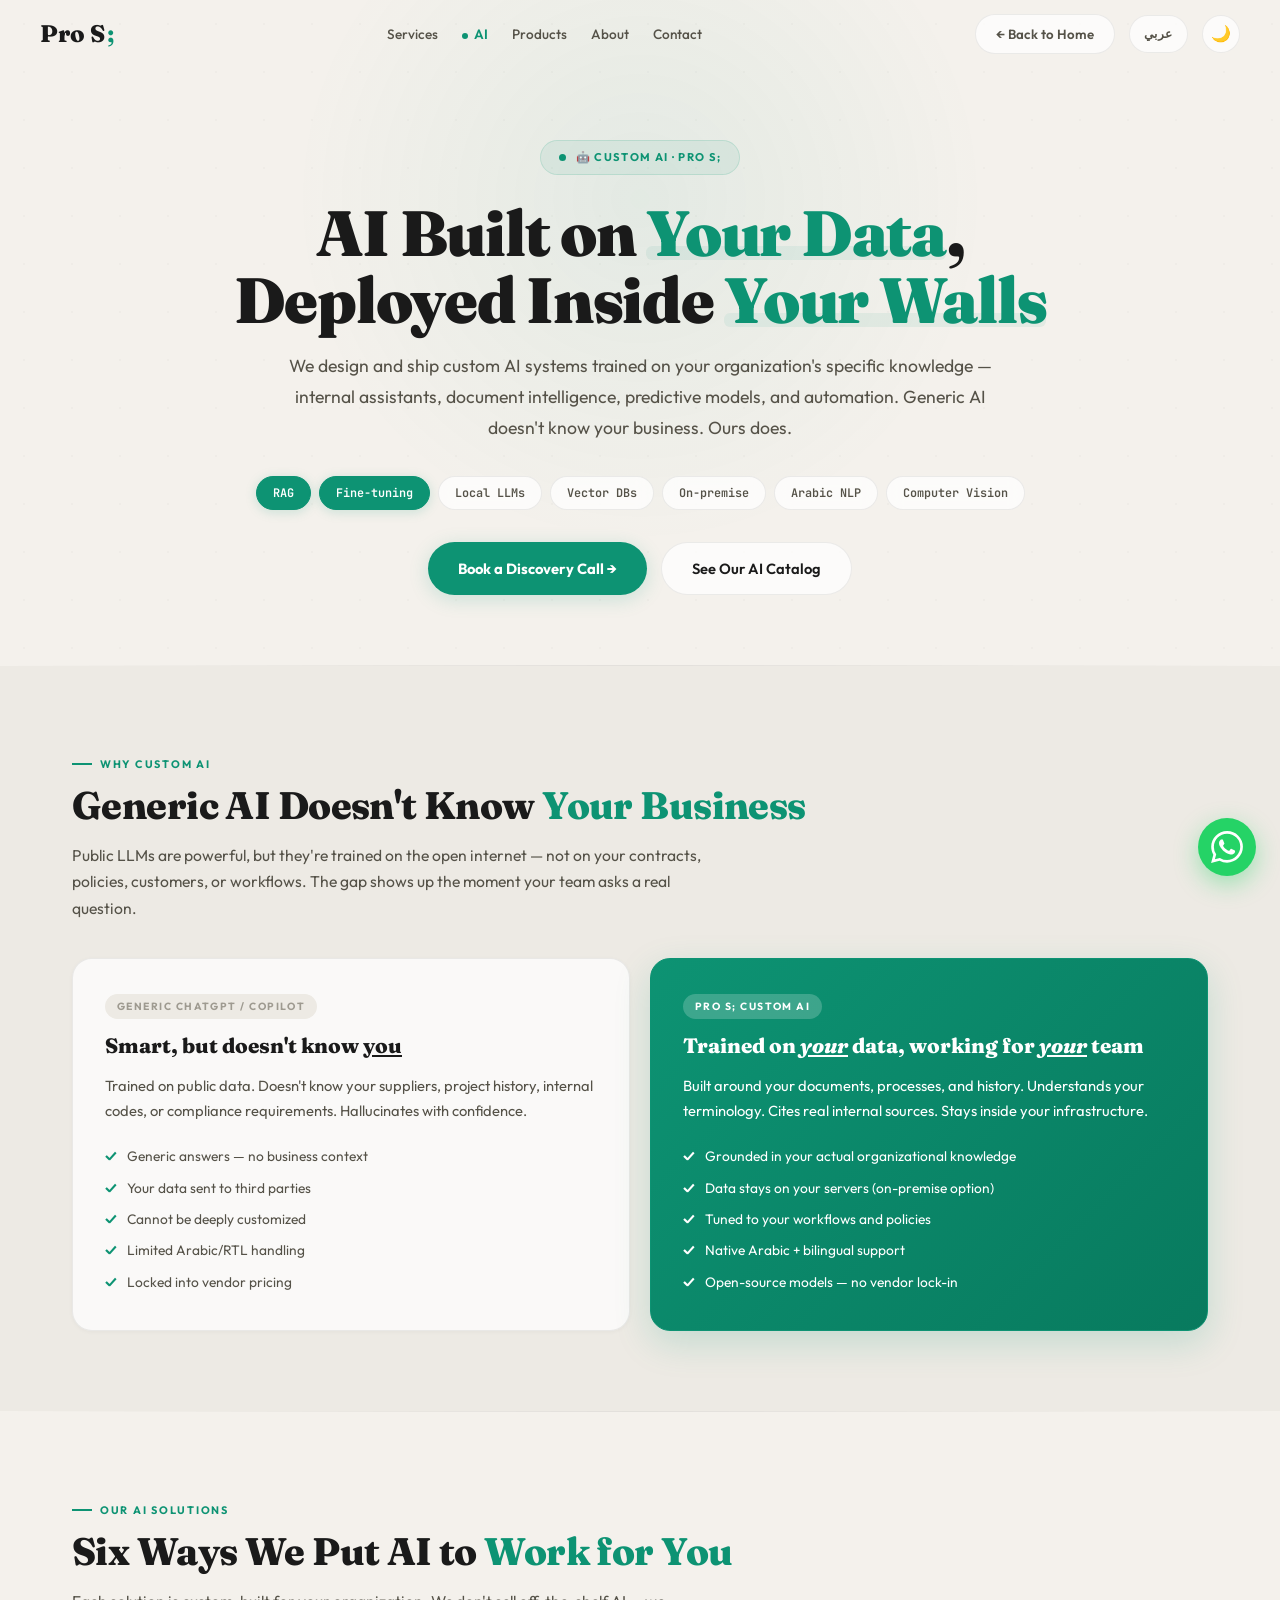
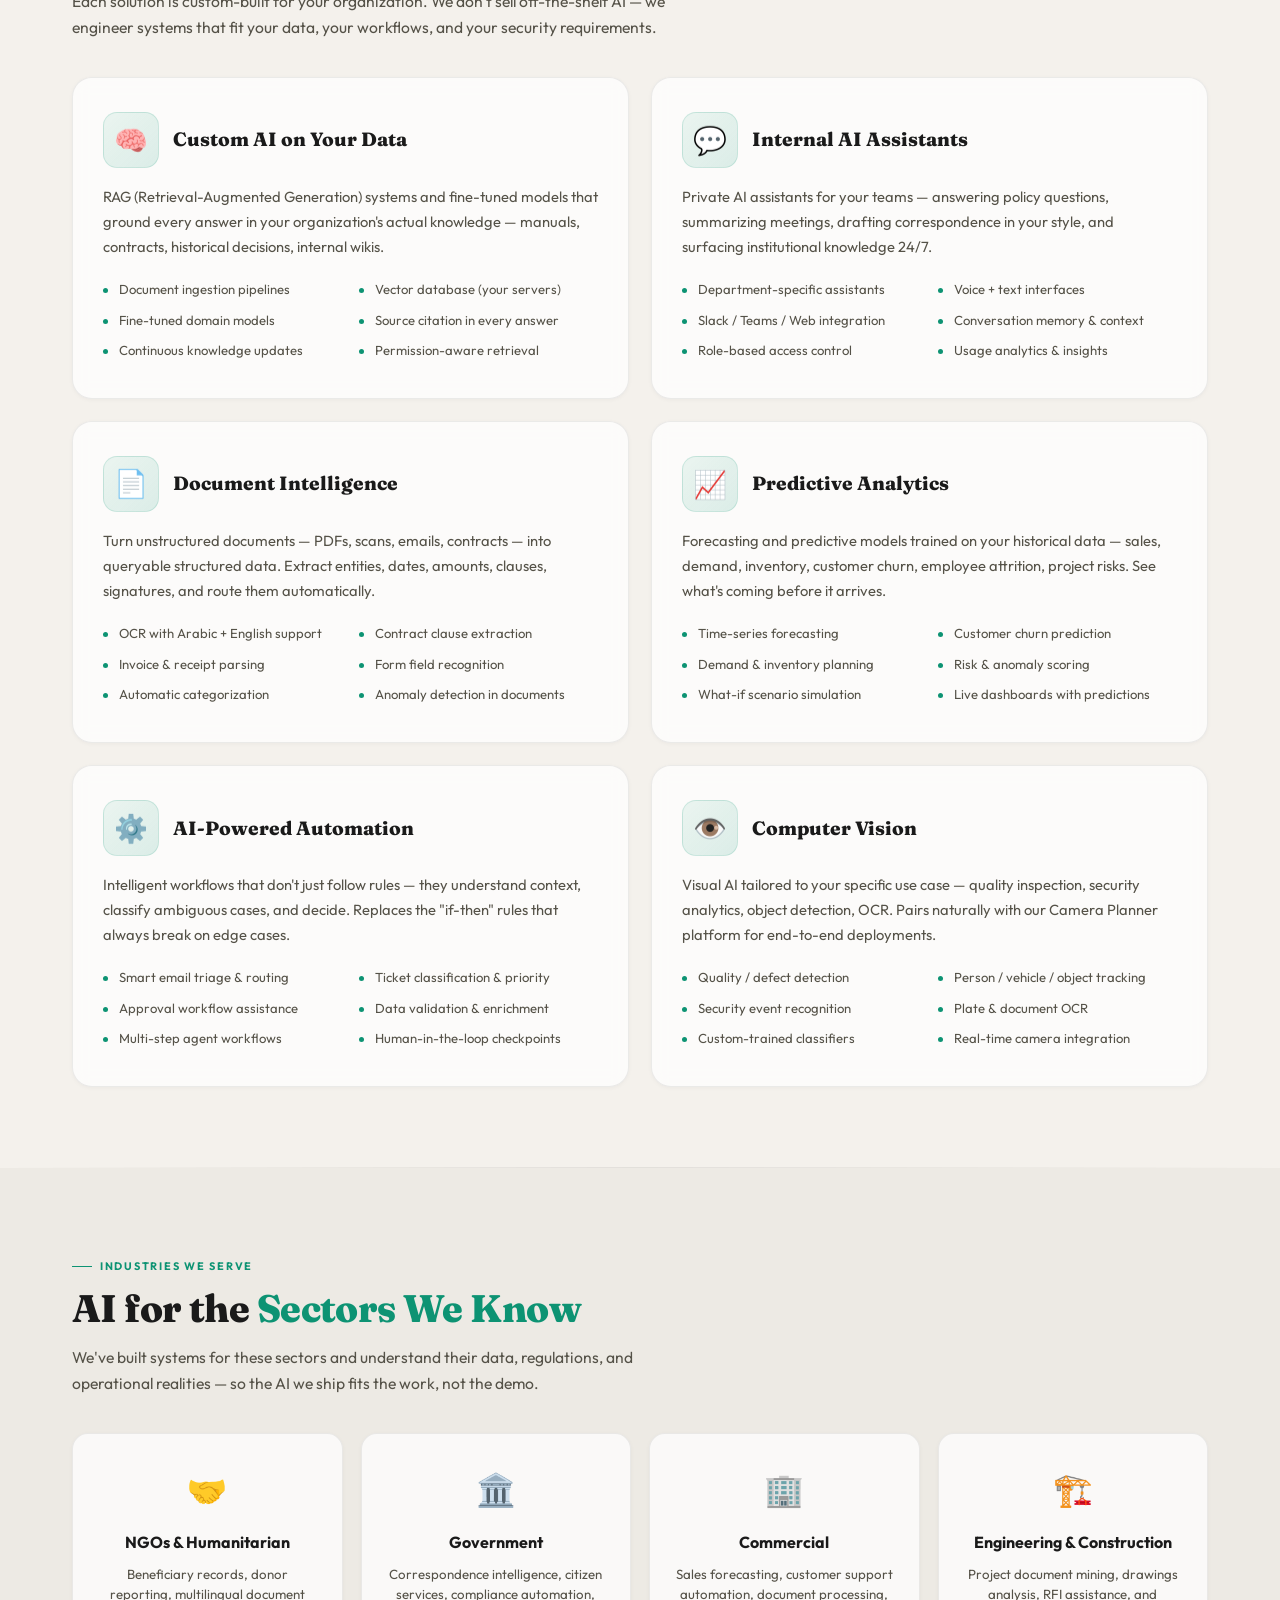
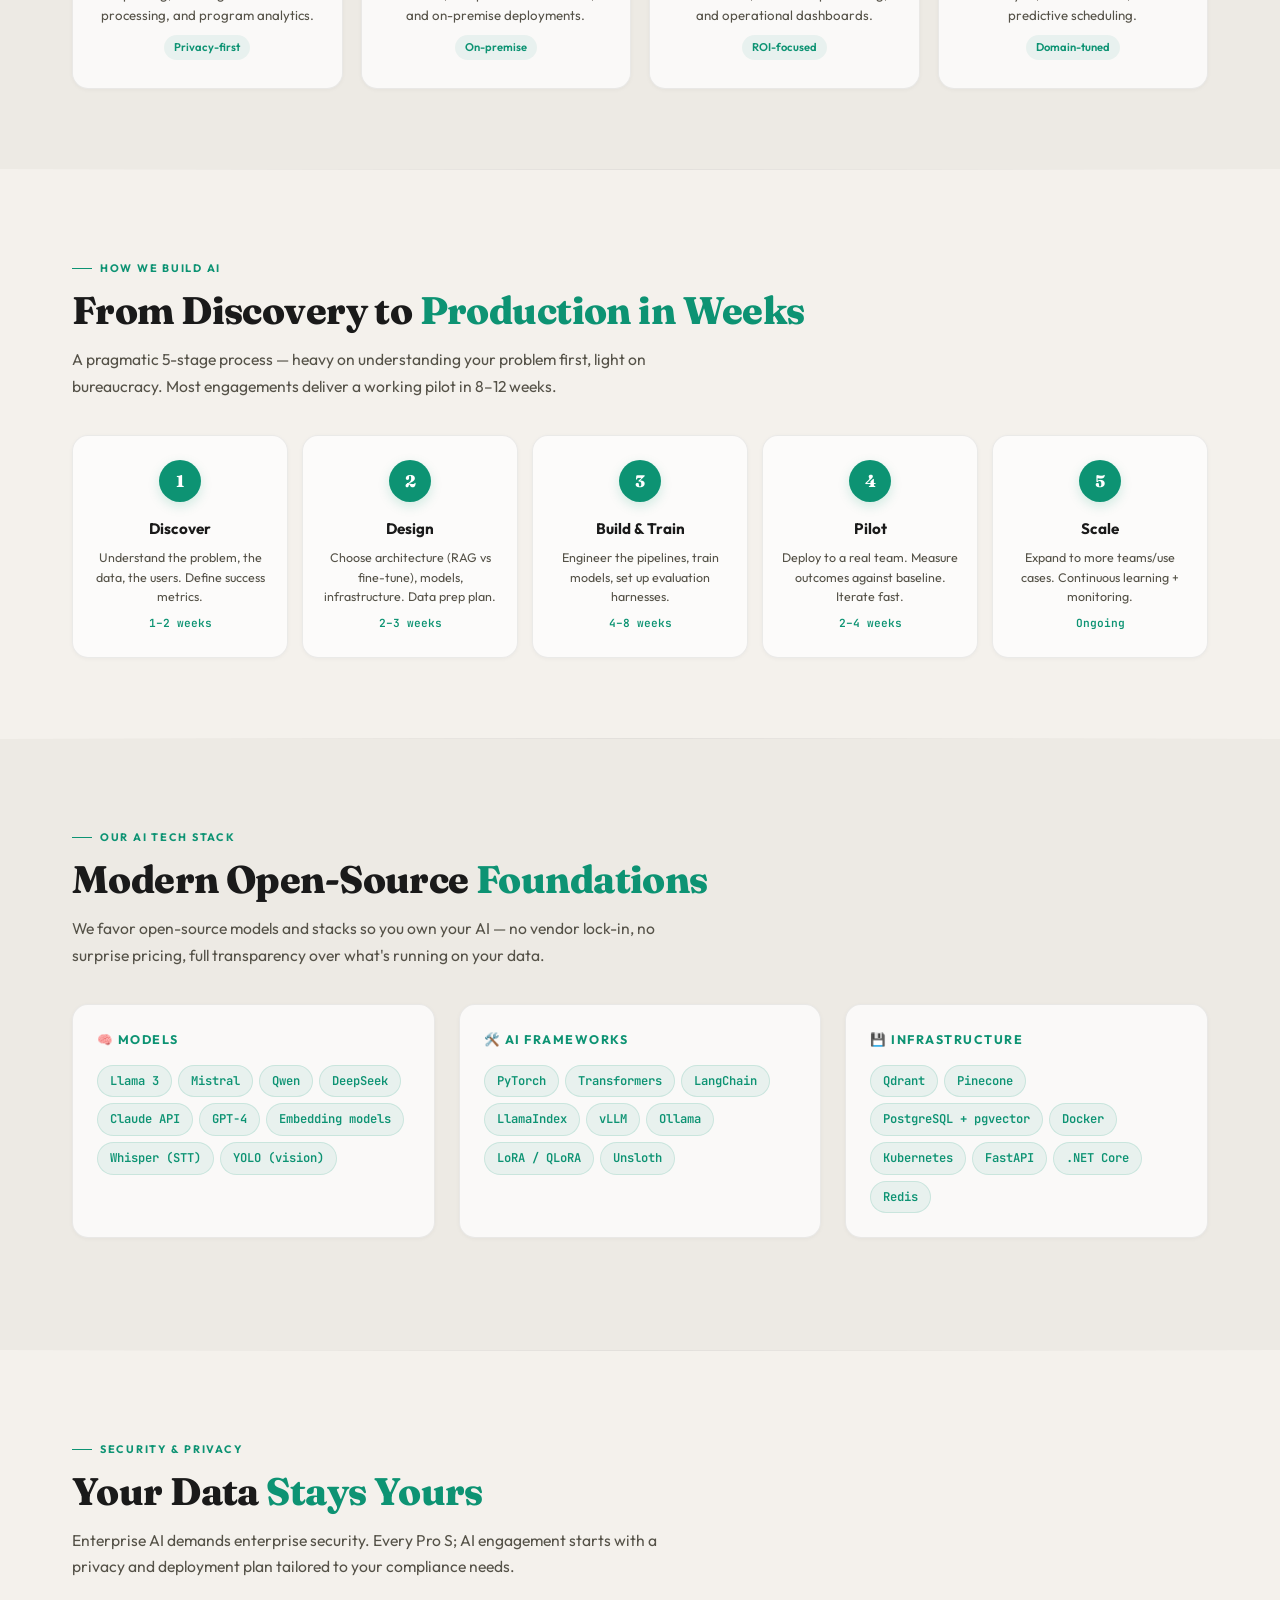
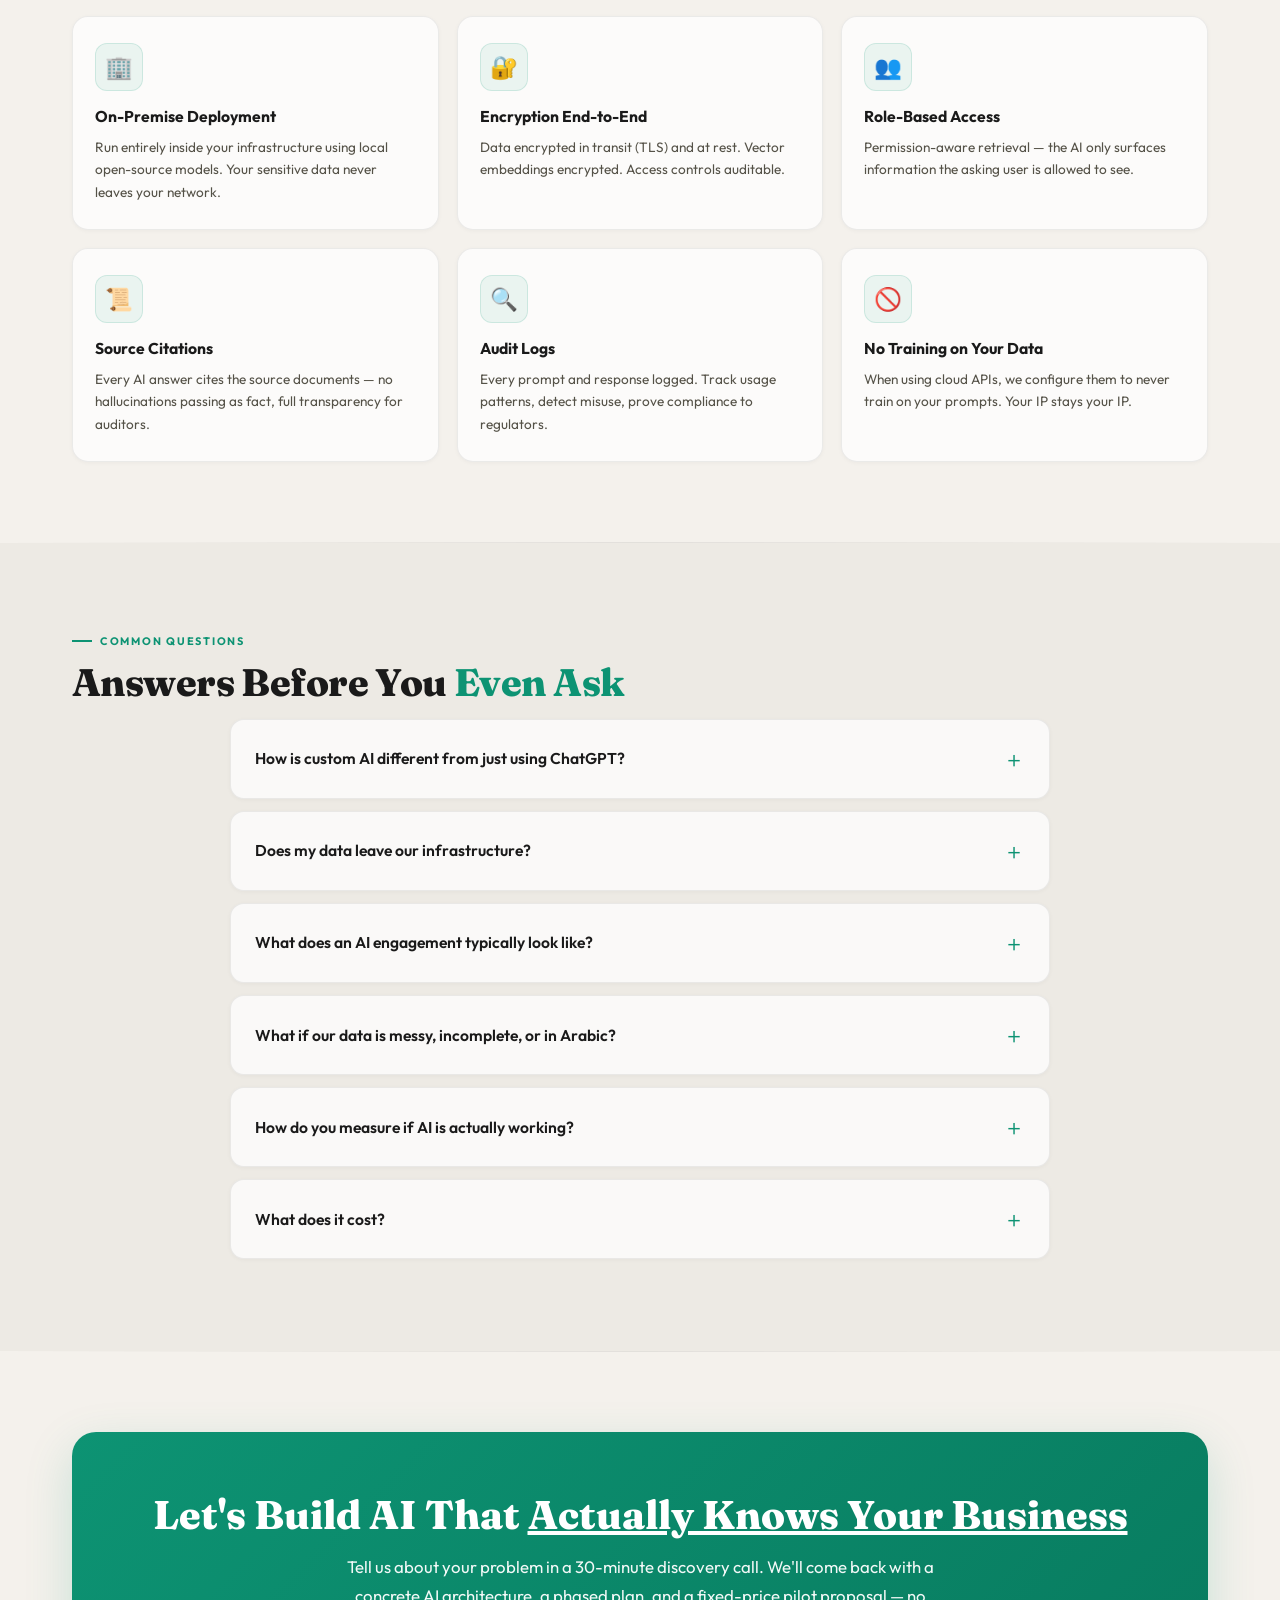
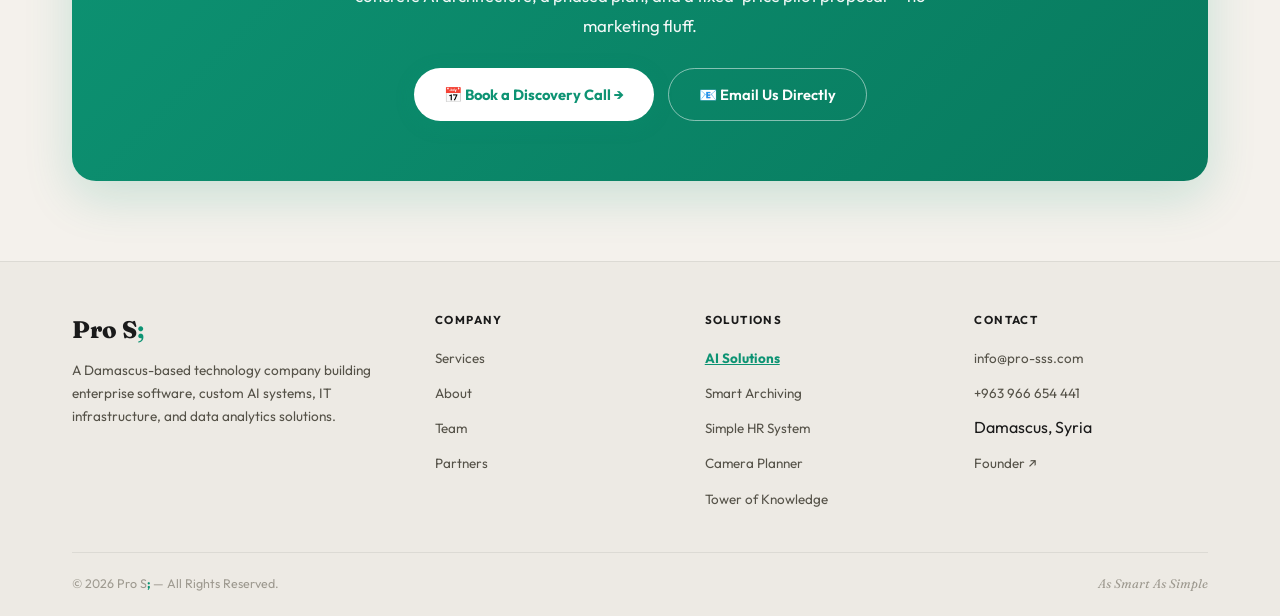
<file: ai-solutions.html>
<!DOCTYPE html>
<html lang="en" dir="ltr">
<head>
<meta charset="UTF-8">
<meta name="viewport" content="width=device-width, initial-scale=1.0">

<title>AI Solutions — Custom AI Systems for Enterprise | Pro S;</title>
<meta name="description" content="Pro S; builds custom AI systems trained on your organization's data — internal assistants, document intelligence, predictive analytics, and AI-powered automation. Your data stays yours.">
<meta name="keywords" content="custom AI, enterprise AI, RAG, fine-tuning, internal AI assistant, document intelligence, predictive analytics, AI automation, computer vision, on-premise AI, private AI, Pro S">
<meta name="robots" content="index,follow,max-image-preview:large">
<meta name="theme-color" content="#0d9373">
<link rel="canonical" href="https://kusaisssd.github.io/ProS-website/ai-solutions.html">
<link rel="alternate" hreflang="en" href="https://kusaisssd.github.io/ProS-website/ai-solutions.html">
<link rel="alternate" hreflang="ar" href="https://kusaisssd.github.io/ProS-website/ai-solutions-ar.html">
<link rel="alternate" hreflang="x-default" href="https://kusaisssd.github.io/ProS-website/ai-solutions.html">

<meta property="og:type" content="website">
<meta property="og:site_name" content="Pro S;">
<meta property="og:locale" content="en_US">
<meta property="og:title" content="AI Solutions — Custom AI Systems for Enterprise | Pro S;">
<meta property="og:description" content="Custom AI systems trained on your data. Internal assistants, document intelligence, predictive analytics, and automation — built for your organization.">
<meta property="og:url" content="https://kusaisssd.github.io/ProS-website/ai-solutions.html">
<meta property="og:image" content="https://kusaisssd.github.io/ProS-website/assets/favicon.svg">

<meta name="twitter:card" content="summary">
<meta name="twitter:title" content="AI Solutions — Pro S;">
<meta name="twitter:description" content="Custom AI systems trained on your organization's data, deployed internally.">
<meta name="twitter:image" content="https://kusaisssd.github.io/ProS-website/assets/favicon.svg">

<link rel="icon" type="image/svg+xml" href="assets/favicon.svg">
<link rel="preconnect" href="https://fonts.googleapis.com">
<link rel="preconnect" href="https://fonts.gstatic.com" crossorigin>
<link href="https://fonts.googleapis.com/css2?family=Outfit:wght@300;400;500;600;700;800;900&family=Fraunces:ital,opsz,wght@0,9..144,400;500;600;700;800;900&family=JetBrains+Mono:wght@400;500&display=swap" rel="stylesheet">
<link rel="stylesheet" href="assets/styles.css">

<script type="application/ld+json">
{
  "@context": "https://schema.org",
  "@graph": [
    {
      "@type": "Service",
      "name": "Custom AI Solutions",
      "serviceType": "Artificial Intelligence Development",
      "description": "Custom AI systems trained on organization-specific data: RAG, fine-tuned models, internal assistants, document intelligence, predictive analytics, AI-powered automation, and computer vision.",
      "provider": {"@type":"Organization","name":"Pro S;","url":"https://kusaisssd.github.io/ProS-website/"},
      "areaServed": ["Syria", "Middle East", "Worldwide"],
      "offers": {
        "@type": "OfferCatalog",
        "name": "AI Solutions Catalog",
        "itemListElement": [
          {"@type":"Offer","itemOffered":{"@type":"Service","name":"Custom AI on Your Data (RAG / Fine-tuning)"}},
          {"@type":"Offer","itemOffered":{"@type":"Service","name":"Internal AI Assistants"}},
          {"@type":"Offer","itemOffered":{"@type":"Service","name":"Document Intelligence"}},
          {"@type":"Offer","itemOffered":{"@type":"Service","name":"Predictive Analytics"}},
          {"@type":"Offer","itemOffered":{"@type":"Service","name":"AI-Powered Automation"}},
          {"@type":"Offer","itemOffered":{"@type":"Service","name":"Computer Vision"}}
        ]
      }
    },
    {
      "@type": "BreadcrumbList",
      "itemListElement": [
        {"@type":"ListItem","position":1,"name":"Home","item":"https://kusaisssd.github.io/ProS-website/"},
        {"@type":"ListItem","position":2,"name":"AI Solutions","item":"https://kusaisssd.github.io/ProS-website/ai-solutions.html"}
      ]
    },
    {
      "@type": "FAQPage",
      "mainEntity": [
        {
          "@type":"Question",
          "name":"How is custom AI different from using ChatGPT?",
          "acceptedAnswer":{"@type":"Answer","text":"Generic LLMs don't know your business. We train AI on your specific documents, processes, and history — so it understands your terminology, follows your policies, and produces outputs grounded in your actual data."}
        },
        {
          "@type":"Question",
          "name":"Does my data leave our infrastructure?",
          "acceptedAnswer":{"@type":"Answer","text":"You choose. We support fully on-premise deployments using local open-source models (Llama, Mistral, Qwen) or hybrid setups. Your sensitive data can stay entirely within your infrastructure."}
        },
        {
          "@type":"Question",
          "name":"What does an AI engagement typically look like?",
          "acceptedAnswer":{"@type":"Answer","text":"Discovery (1-2 weeks) → Design & data prep (2-3 weeks) → Build & train (4-8 weeks) → Pilot deployment (2-4 weeks) → Iterate & scale. Most engagements deliver a working pilot in 8-12 weeks."}
        },
        {
          "@type":"Question",
          "name":"What if our data is messy or in Arabic?",
          "acceptedAnswer":{"@type":"Answer","text":"Both are common. We handle data cleaning and structuring as part of the engagement, and our systems support Arabic NLP, RTL documents, and bilingual workflows natively."}
        }
      ]
    }
  ]
}
</script>

<style>
/* ===== ai-solutions.html — page-specific styles ===== */
section{padding:80px 0}
.st{font-size:clamp(1.7rem,3.2vw,2.4rem)}
.sd{font-size:.98rem;max-width:640px;margin-bottom:36px}

.geo-bg .gs:nth-child(1){width:400px;height:400px;background:var(--geo-1);top:5%;right:-5%;animation-duration:25s}
.geo-bg .gs:nth-child(2){width:280px;height:280px;border:1.5px solid var(--geo-s);top:30%;left:5%;animation-delay:-6s;animation-duration:22s}
.geo-bg .gs:nth-child(3){width:220px;height:220px;background:var(--geo-1);bottom:15%;right:10%;animation-delay:-12s;animation-duration:28s}

/* HERO — premium */
.ai-hero{position:relative;z-index:1;padding:140px 0 70px;text-align:center;overflow:hidden}
.ai-hero::before{content:'';position:absolute;top:30%;left:50%;transform:translate(-50%,-50%);width:700px;height:700px;border-radius:50%;background:radial-gradient(circle,var(--ac-l),transparent 70%);z-index:-1;pointer-events:none}
[data-theme="dark"] .ai-hero::before{background:radial-gradient(circle,rgba(13,147,115,.1),transparent 70%)}
.ai-hero-badge{display:inline-flex;align-items:center;gap:10px;padding:7px 18px;border:1px solid var(--ac-m);border-radius:50px;font-size:.7rem;font-weight:700;color:var(--ac);letter-spacing:.12em;text-transform:uppercase;margin-bottom:24px;background:var(--ac-l)}
.ai-hero-badge::before{content:'';width:7px;height:7px;border-radius:50%;background:var(--ac);animation:bk2 2s ease-in-out infinite}
@keyframes bk2{0%,100%{opacity:1}50%{opacity:.3}}
.ai-hero h1{font-family:var(--fd);font-size:clamp(2.4rem,5.5vw,4rem);font-weight:900;line-height:1.05;margin-bottom:18px;letter-spacing:-.02em}
.ai-hero h1 em{font-style:normal;color:var(--ac);position:relative;display:inline-block}
.ai-hero h1 em::after{content:'';position:absolute;left:0;right:0;bottom:6px;height:14px;background:var(--ac-l);z-index:-1;border-radius:6px}
.ai-hero-sub{font-size:1.1rem;color:var(--tx2);max-width:740px;margin:0 auto 32px;line-height:1.75}
.ai-hero-tags{display:flex;gap:8px;justify-content:center;flex-wrap:wrap;margin-bottom:32px}
.ai-hero-tag{padding:6px 16px;border-radius:50px;font-size:.74rem;font-weight:600;font-family:var(--fm);background:var(--surface);color:var(--tx2);border:1px solid var(--border);backdrop-filter:blur(8px)}
.ai-hero-tag.hot{background:var(--ac);color:#fff;border-color:var(--ac);box-shadow:0 2px 12px var(--ac-g)}
.ai-hero-btns{display:flex;gap:14px;justify-content:center;flex-wrap:wrap}

/* WHY CUSTOM — comparison cards */
.why-grid{display:grid;grid-template-columns:repeat(2,1fr);gap:20px}
.why-card{background:var(--surface);border:1px solid var(--border);border-radius:20px;padding:32px;transition:all .35s;box-shadow:var(--s1)}
.why-card:hover{transform:translateY(-4px);box-shadow:var(--s4);border-color:var(--ac-m)}
.why-card.highlight{background:linear-gradient(135deg,var(--ac),var(--ac-deep));color:#fff;border-color:var(--ac);box-shadow:0 12px 36px var(--ac-g)}
.why-card.highlight h3,.why-card.highlight p,.why-card.highlight li{color:#fff}
.why-card.highlight li::before{color:#fff}
.why-tag{display:inline-block;font-size:.65rem;font-weight:700;letter-spacing:.14em;text-transform:uppercase;padding:4px 12px;border-radius:50px;background:var(--bg-2);color:var(--txm);margin-bottom:14px}
.why-card.highlight .why-tag{background:rgba(255,255,255,.2);color:#fff}
.why-card h3{font-family:var(--fd);font-size:1.3rem;font-weight:800;margin-bottom:14px;line-height:1.25}
.why-card>p{font-size:.92rem;line-height:1.7;color:var(--tx2);margin-bottom:18px}
.why-card ul{list-style:none}
.why-card li{font-size:.86rem;color:var(--tx2);padding:5px 0 5px 22px;position:relative;line-height:1.55}
.why-card li::before{content:'✓';position:absolute;left:0;color:var(--ac);font-weight:800}

/* SOLUTIONS — detailed cards */
.sol-grid{display:grid;grid-template-columns:repeat(2,1fr);gap:22px}
.sol-card{background:var(--surface);border:1px solid var(--border);border-radius:20px;padding:34px 30px;transition:all .35s;position:relative;overflow:hidden;box-shadow:var(--s1);backdrop-filter:blur(8px)}
.sol-card::before{content:'';position:absolute;top:0;left:0;right:0;height:3px;background:var(--ac);transform:scaleX(0);transform-origin:left;transition:transform .4s}
.sol-card:hover::before{transform:scaleX(1)}
.sol-card:hover{transform:translateY(-5px);box-shadow:var(--s4);border-color:var(--ac-m)}
.sol-head{display:flex;align-items:center;gap:14px;margin-bottom:16px}
.sol-ico{width:56px;height:56px;border-radius:14px;background:linear-gradient(135deg,var(--ac-l),var(--ac-m));border:1px solid var(--ac-m);display:flex;align-items:center;justify-content:center;font-size:1.7rem;flex-shrink:0}
.sol-head h3{font-family:var(--fd);font-size:1.2rem;font-weight:800;line-height:1.2}
.sol-card>p{font-size:.92rem;color:var(--tx2);line-height:1.7;margin-bottom:18px}
.sol-list{list-style:none;display:grid;grid-template-columns:1fr 1fr;gap:5px 16px}
.sol-list li{font-size:.82rem;color:var(--tx2);padding:3px 0 3px 16px;position:relative;line-height:1.5}
.sol-list li::before{content:'';width:5px;height:5px;border-radius:50%;background:var(--ac);position:absolute;left:0;top:11px}

/* INDUSTRIES */
.ind-grid{display:grid;grid-template-columns:repeat(4,1fr);gap:18px}
.ind{background:var(--surface);border:1px solid var(--border);border-radius:var(--r);padding:28px 22px;transition:all .35s;box-shadow:var(--s1);text-align:center}
.ind:hover{transform:translateY(-4px);box-shadow:var(--s3);border-color:var(--ac-m)}
.ind-ico{font-size:2rem;margin-bottom:12px}
.ind h4{font-size:1rem;font-weight:700;margin-bottom:8px}
.ind p{font-size:.83rem;color:var(--tx2);line-height:1.55}
.ind-tag{display:inline-block;margin-top:10px;font-size:.7rem;font-weight:600;color:var(--ac);background:var(--ac-l);padding:3px 10px;border-radius:50px}

/* PROCESS — timeline */
.proc{display:grid;grid-template-columns:repeat(5,1fr);gap:14px;margin-top:14px}
.proc-step{background:var(--surface);border:1px solid var(--border);border-radius:var(--r);padding:24px 18px;text-align:center;transition:all .3s;box-shadow:var(--s1);position:relative}
.proc-step:hover{transform:translateY(-3px);box-shadow:var(--s3);border-color:var(--ac-m)}
.proc-num{display:inline-flex;align-items:center;justify-content:center;width:42px;height:42px;border-radius:50%;background:var(--ac);color:#fff;font-family:var(--fd);font-size:1.05rem;font-weight:800;margin-bottom:14px;box-shadow:0 4px 12px var(--ac-g)}
.proc-step h4{font-size:.95rem;font-weight:700;margin-bottom:6px}
.proc-step p{font-size:.78rem;color:var(--tx2);line-height:1.55}
.proc-step .proc-time{font-size:.7rem;color:var(--ac);font-weight:600;margin-top:8px;font-family:var(--fm)}

/* TECH STACK */
.stack{display:grid;grid-template-columns:repeat(3,1fr);gap:24px;margin-bottom:32px}
.stack-col{background:var(--surface);border:1px solid var(--border);border-radius:var(--r);padding:24px;box-shadow:var(--s1)}
.stack-col h4{font-size:.78rem;font-weight:700;color:var(--ac);text-transform:uppercase;letter-spacing:.12em;margin-bottom:14px;display:flex;align-items:center;gap:8px}
.stack-pills{display:flex;flex-wrap:wrap;gap:6px}
.stack-pill{padding:5px 12px;border-radius:50px;background:var(--ac-l);color:var(--ac);font-size:.76rem;font-weight:600;font-family:var(--fm);border:1px solid var(--ac-m)}

/* SECURITY */
.sec-grid{display:grid;grid-template-columns:repeat(3,1fr);gap:18px}
.sec-card{background:var(--surface);border:1px solid var(--border);border-radius:var(--r);padding:26px 22px;transition:all .3s;box-shadow:var(--s1)}
.sec-card:hover{transform:translateY(-3px);box-shadow:var(--s3);border-color:var(--ac-m)}
.sec-ico{display:inline-flex;width:48px;height:48px;border-radius:12px;background:var(--ac-l);align-items:center;justify-content:center;font-size:1.4rem;margin-bottom:12px;border:1px solid var(--ac-m)}
.sec-card h4{font-size:.98rem;font-weight:700;margin-bottom:6px}
.sec-card p{font-size:.85rem;color:var(--tx2);line-height:1.65}

/* FAQ */
.faq{max-width:820px;margin:0 auto}
.faq-item{background:var(--surface);border:1px solid var(--border);border-radius:14px;margin-bottom:12px;overflow:hidden;transition:all .25s;box-shadow:var(--s1)}
.faq-item:hover{border-color:var(--ac-m)}
.faq-q{padding:20px 24px;cursor:pointer;display:flex;align-items:center;justify-content:space-between;gap:16px;font-size:.98rem;font-weight:600}
.faq-q::after{content:'＋';color:var(--ac);font-size:1.4rem;font-weight:300;transition:transform .3s;flex-shrink:0}
.faq-item.open .faq-q::after{transform:rotate(45deg)}
.faq-a{display:none;padding:0 24px 20px;font-size:.9rem;color:var(--tx2);line-height:1.75}
.faq-item.open .faq-a{display:block}

/* CTA — final */
.cta-final{text-align:center;padding:60px 40px;background:linear-gradient(135deg,var(--ac),var(--ac-deep));color:#fff;border-radius:24px;box-shadow:0 16px 48px var(--ac-g)}
.cta-final h2{font-family:var(--fd);font-size:clamp(1.8rem,3.5vw,2.5rem);font-weight:800;line-height:1.15;margin-bottom:14px;color:#fff}
.cta-final p{font-size:1.05rem;line-height:1.75;color:#fff;opacity:.95;max-width:620px;margin:0 auto 28px}
.cta-final .bp{background:#fff;color:var(--ac)}
.cta-final .bp:hover{background:#fff;color:var(--ac-deep);box-shadow:0 10px 32px rgba(0,0,0,.2)}
.cta-final .bsb{border-color:rgba(255,255,255,.5);color:#fff;background:transparent}
.cta-final .bsb:hover{background:rgba(255,255,255,.12);color:#fff;border-color:#fff}

@media(max-width:1024px){
  .why-grid,.sol-grid{grid-template-columns:1fr}
  .ind-grid{grid-template-columns:1fr 1fr}
  .proc{grid-template-columns:1fr 1fr}
  .stack{grid-template-columns:1fr}
  .sec-grid{grid-template-columns:1fr 1fr}
}
@media(max-width:768px){
  .ai-hero{padding:110px 0 50px}
  .ind-grid,.proc,.sec-grid,.sol-list{grid-template-columns:1fr}
  .cta-final{padding:40px 24px}
}
</style>
</head>
<body data-layout="sub" data-page="ai" data-alt-lang-href="ai-solutions-ar.html">
<div class="geo-bg"><div class="gs"></div><div class="gs"></div><div class="gs"></div></div>
<div class="dot-grid"></div>

<nav id="nav" aria-label="Main navigation"></nav>

<main id="main">

<section class="ai-hero">
  <div class="ctn">
    <div class="ai-hero-badge">🤖 Custom AI · Pro S;</div>
    <h1>AI Built on <em>Your Data</em>,<br>Deployed Inside <em>Your Walls</em></h1>
    <p class="ai-hero-sub">We design and ship custom AI systems trained on your organization's specific knowledge — internal assistants, document intelligence, predictive models, and automation. Generic AI doesn't know your business. Ours does.</p>
    <div class="ai-hero-tags">
      <span class="ai-hero-tag hot">RAG</span>
      <span class="ai-hero-tag hot">Fine-tuning</span>
      <span class="ai-hero-tag">Local LLMs</span>
      <span class="ai-hero-tag">Vector DBs</span>
      <span class="ai-hero-tag">On-premise</span>
      <span class="ai-hero-tag">Arabic NLP</span>
      <span class="ai-hero-tag">Computer Vision</span>
    </div>
    <div class="ai-hero-btns">
      <a href="index.html#contact" class="bp">Book a Discovery Call →</a>
      <a href="#solutions" class="bsb">See Our AI Catalog</a>
    </div>
  </div>
</section>
<div class="dv"></div>

<!-- WHY CUSTOM AI -->
<section class="s-alt">
  <div class="ctn">
    <span class="sl">Why Custom AI</span>
    <h2 class="st">Generic AI Doesn't Know <em>Your Business</em></h2>
    <p class="sd">Public LLMs are powerful, but they're trained on the open internet — not on your contracts, policies, customers, or workflows. The gap shows up the moment your team asks a real question.</p>
    <div class="why-grid">
      <div class="why-card rv">
        <span class="why-tag">Generic ChatGPT / Copilot</span>
        <h3>Smart, but doesn't know <em style="color:var(--tx);font-style:normal;text-decoration:underline">you</em></h3>
        <p>Trained on public data. Doesn't know your suppliers, project history, internal codes, or compliance requirements. Hallucinates with confidence.</p>
        <ul>
          <li>Generic answers — no business context</li>
          <li>Your data sent to third parties</li>
          <li>Cannot be deeply customized</li>
          <li>Limited Arabic/RTL handling</li>
          <li>Locked into vendor pricing</li>
        </ul>
      </div>
      <div class="why-card highlight rv d1">
        <span class="why-tag">Pro S; Custom AI</span>
        <h3>Trained on <em style="color:#fff;text-decoration:underline">your</em> data, working for <em style="color:#fff;text-decoration:underline">your</em> team</h3>
        <p>Built around your documents, processes, and history. Understands your terminology. Cites real internal sources. Stays inside your infrastructure.</p>
        <ul>
          <li>Grounded in your actual organizational knowledge</li>
          <li>Data stays on your servers (on-premise option)</li>
          <li>Tuned to your workflows and policies</li>
          <li>Native Arabic + bilingual support</li>
          <li>Open-source models — no vendor lock-in</li>
        </ul>
      </div>
    </div>
  </div>
</section>
<div class="dv"></div>

<!-- SOLUTIONS CATALOG -->
<section id="solutions">
  <div class="ctn">
    <span class="sl">Our AI Solutions</span>
    <h2 class="st">Six Ways We Put AI to <em>Work for You</em></h2>
    <p class="sd">Each solution is custom-built for your organization. We don't sell off-the-shelf AI — we engineer systems that fit your data, your workflows, and your security requirements.</p>
    <div class="sol-grid">

      <div class="sol-card rv">
        <div class="sol-head">
          <div class="sol-ico">🧠</div>
          <h3>Custom AI on Your Data</h3>
        </div>
        <p>RAG (Retrieval-Augmented Generation) systems and fine-tuned models that ground every answer in your organization's actual knowledge — manuals, contracts, historical decisions, internal wikis.</p>
        <ul class="sol-list">
          <li>Document ingestion pipelines</li>
          <li>Vector database (your servers)</li>
          <li>Fine-tuned domain models</li>
          <li>Source citation in every answer</li>
          <li>Continuous knowledge updates</li>
          <li>Permission-aware retrieval</li>
        </ul>
      </div>

      <div class="sol-card rv d1">
        <div class="sol-head">
          <div class="sol-ico">💬</div>
          <h3>Internal AI Assistants</h3>
        </div>
        <p>Private AI assistants for your teams — answering policy questions, summarizing meetings, drafting correspondence in your style, and surfacing institutional knowledge 24/7.</p>
        <ul class="sol-list">
          <li>Department-specific assistants</li>
          <li>Voice + text interfaces</li>
          <li>Slack / Teams / Web integration</li>
          <li>Conversation memory & context</li>
          <li>Role-based access control</li>
          <li>Usage analytics & insights</li>
        </ul>
      </div>

      <div class="sol-card rv">
        <div class="sol-head">
          <div class="sol-ico">📄</div>
          <h3>Document Intelligence</h3>
        </div>
        <p>Turn unstructured documents — PDFs, scans, emails, contracts — into queryable structured data. Extract entities, dates, amounts, clauses, signatures, and route them automatically.</p>
        <ul class="sol-list">
          <li>OCR with Arabic + English support</li>
          <li>Contract clause extraction</li>
          <li>Invoice & receipt parsing</li>
          <li>Form field recognition</li>
          <li>Automatic categorization</li>
          <li>Anomaly detection in documents</li>
        </ul>
      </div>

      <div class="sol-card rv d1">
        <div class="sol-head">
          <div class="sol-ico">📈</div>
          <h3>Predictive Analytics</h3>
        </div>
        <p>Forecasting and predictive models trained on your historical data — sales, demand, inventory, customer churn, employee attrition, project risks. See what's coming before it arrives.</p>
        <ul class="sol-list">
          <li>Time-series forecasting</li>
          <li>Customer churn prediction</li>
          <li>Demand & inventory planning</li>
          <li>Risk & anomaly scoring</li>
          <li>What-if scenario simulation</li>
          <li>Live dashboards with predictions</li>
        </ul>
      </div>

      <div class="sol-card rv">
        <div class="sol-head">
          <div class="sol-ico">⚙️</div>
          <h3>AI-Powered Automation</h3>
        </div>
        <p>Intelligent workflows that don't just follow rules — they understand context, classify ambiguous cases, and decide. Replaces the "if-then" rules that always break on edge cases.</p>
        <ul class="sol-list">
          <li>Smart email triage & routing</li>
          <li>Ticket classification & priority</li>
          <li>Approval workflow assistance</li>
          <li>Data validation & enrichment</li>
          <li>Multi-step agent workflows</li>
          <li>Human-in-the-loop checkpoints</li>
        </ul>
      </div>

      <div class="sol-card rv d1">
        <div class="sol-head">
          <div class="sol-ico">👁️</div>
          <h3>Computer Vision</h3>
        </div>
        <p>Visual AI tailored to your specific use case — quality inspection, security analytics, object detection, OCR. Pairs naturally with our Camera Planner platform for end-to-end deployments.</p>
        <ul class="sol-list">
          <li>Quality / defect detection</li>
          <li>Person / vehicle / object tracking</li>
          <li>Security event recognition</li>
          <li>Plate & document OCR</li>
          <li>Custom-trained classifiers</li>
          <li>Real-time camera integration</li>
        </ul>
      </div>

    </div>
  </div>
</section>
<div class="dv"></div>

<!-- INDUSTRIES -->
<section class="s-alt">
  <div class="ctn">
    <span class="sl">Industries We Serve</span>
    <h2 class="st">AI for the <em>Sectors We Know</em></h2>
    <p class="sd">We've built systems for these sectors and understand their data, regulations, and operational realities — so the AI we ship fits the work, not the demo.</p>
    <div class="ind-grid">
      <div class="ind rv">
        <div class="ind-ico">🤝</div>
        <h4>NGOs & Humanitarian</h4>
        <p>Beneficiary records, donor reporting, multilingual document processing, and program analytics.</p>
        <span class="ind-tag">Privacy-first</span>
      </div>
      <div class="ind rv d1">
        <div class="ind-ico">🏛️</div>
        <h4>Government</h4>
        <p>Correspondence intelligence, citizen services, compliance automation, and on-premise deployments.</p>
        <span class="ind-tag">On-premise</span>
      </div>
      <div class="ind rv d2">
        <div class="ind-ico">🏢</div>
        <h4>Commercial</h4>
        <p>Sales forecasting, customer support automation, document processing, and operational dashboards.</p>
        <span class="ind-tag">ROI-focused</span>
      </div>
      <div class="ind rv d3">
        <div class="ind-ico">🏗️</div>
        <h4>Engineering & Construction</h4>
        <p>Project document mining, drawings analysis, RFI assistance, and predictive scheduling.</p>
        <span class="ind-tag">Domain-tuned</span>
      </div>
    </div>
  </div>
</section>
<div class="dv"></div>

<!-- PROCESS -->
<section>
  <div class="ctn">
    <span class="sl">How We Build AI</span>
    <h2 class="st">From Discovery to <em>Production in Weeks</em></h2>
    <p class="sd">A pragmatic 5-stage process — heavy on understanding your problem first, light on bureaucracy. Most engagements deliver a working pilot in 8–12 weeks.</p>
    <div class="proc">
      <div class="proc-step rv">
        <div class="proc-num">1</div>
        <h4>Discover</h4>
        <p>Understand the problem, the data, the users. Define success metrics.</p>
        <div class="proc-time">1–2 weeks</div>
      </div>
      <div class="proc-step rv d1">
        <div class="proc-num">2</div>
        <h4>Design</h4>
        <p>Choose architecture (RAG vs fine-tune), models, infrastructure. Data prep plan.</p>
        <div class="proc-time">2–3 weeks</div>
      </div>
      <div class="proc-step rv d2">
        <div class="proc-num">3</div>
        <h4>Build & Train</h4>
        <p>Engineer the pipelines, train models, set up evaluation harnesses.</p>
        <div class="proc-time">4–8 weeks</div>
      </div>
      <div class="proc-step rv d3">
        <div class="proc-num">4</div>
        <h4>Pilot</h4>
        <p>Deploy to a real team. Measure outcomes against baseline. Iterate fast.</p>
        <div class="proc-time">2–4 weeks</div>
      </div>
      <div class="proc-step rv d4">
        <div class="proc-num">5</div>
        <h4>Scale</h4>
        <p>Expand to more teams/use cases. Continuous learning + monitoring.</p>
        <div class="proc-time">Ongoing</div>
      </div>
    </div>
  </div>
</section>
<div class="dv"></div>

<!-- TECH STACK -->
<section class="s-alt">
  <div class="ctn">
    <span class="sl">Our AI Tech Stack</span>
    <h2 class="st">Modern Open-Source <em>Foundations</em></h2>
    <p class="sd">We favor open-source models and stacks so you own your AI — no vendor lock-in, no surprise pricing, full transparency over what's running on your data.</p>
    <div class="stack">
      <div class="stack-col rv">
        <h4>🧠 Models</h4>
        <div class="stack-pills">
          <span class="stack-pill">Llama 3</span>
          <span class="stack-pill">Mistral</span>
          <span class="stack-pill">Qwen</span>
          <span class="stack-pill">DeepSeek</span>
          <span class="stack-pill">Claude API</span>
          <span class="stack-pill">GPT-4</span>
          <span class="stack-pill">Embedding models</span>
          <span class="stack-pill">Whisper (STT)</span>
          <span class="stack-pill">YOLO (vision)</span>
        </div>
      </div>
      <div class="stack-col rv d1">
        <h4>🛠️ AI Frameworks</h4>
        <div class="stack-pills">
          <span class="stack-pill">PyTorch</span>
          <span class="stack-pill">Transformers</span>
          <span class="stack-pill">LangChain</span>
          <span class="stack-pill">LlamaIndex</span>
          <span class="stack-pill">vLLM</span>
          <span class="stack-pill">Ollama</span>
          <span class="stack-pill">LoRA / QLoRA</span>
          <span class="stack-pill">Unsloth</span>
        </div>
      </div>
      <div class="stack-col rv d2">
        <h4>💾 Infrastructure</h4>
        <div class="stack-pills">
          <span class="stack-pill">Qdrant</span>
          <span class="stack-pill">Pinecone</span>
          <span class="stack-pill">PostgreSQL + pgvector</span>
          <span class="stack-pill">Docker</span>
          <span class="stack-pill">Kubernetes</span>
          <span class="stack-pill">FastAPI</span>
          <span class="stack-pill">.NET Core</span>
          <span class="stack-pill">Redis</span>
        </div>
      </div>
    </div>
  </div>
</section>
<div class="dv"></div>

<!-- SECURITY & PRIVACY -->
<section>
  <div class="ctn">
    <span class="sl">Security & Privacy</span>
    <h2 class="st">Your Data <em>Stays Yours</em></h2>
    <p class="sd">Enterprise AI demands enterprise security. Every Pro S; AI engagement starts with a privacy and deployment plan tailored to your compliance needs.</p>
    <div class="sec-grid">
      <div class="sec-card rv">
        <div class="sec-ico">🏢</div>
        <h4>On-Premise Deployment</h4>
        <p>Run entirely inside your infrastructure using local open-source models. Your sensitive data never leaves your network.</p>
      </div>
      <div class="sec-card rv d1">
        <div class="sec-ico">🔐</div>
        <h4>Encryption End-to-End</h4>
        <p>Data encrypted in transit (TLS) and at rest. Vector embeddings encrypted. Access controls auditable.</p>
      </div>
      <div class="sec-card rv d2">
        <div class="sec-ico">👥</div>
        <h4>Role-Based Access</h4>
        <p>Permission-aware retrieval — the AI only surfaces information the asking user is allowed to see.</p>
      </div>
      <div class="sec-card rv">
        <div class="sec-ico">📜</div>
        <h4>Source Citations</h4>
        <p>Every AI answer cites the source documents — no hallucinations passing as fact, full transparency for auditors.</p>
      </div>
      <div class="sec-card rv d1">
        <div class="sec-ico">🔍</div>
        <h4>Audit Logs</h4>
        <p>Every prompt and response logged. Track usage patterns, detect misuse, prove compliance to regulators.</p>
      </div>
      <div class="sec-card rv d2">
        <div class="sec-ico">🚫</div>
        <h4>No Training on Your Data</h4>
        <p>When using cloud APIs, we configure them to never train on your prompts. Your IP stays your IP.</p>
      </div>
    </div>
  </div>
</section>
<div class="dv"></div>

<!-- FAQ -->
<section class="s-alt">
  <div class="ctn">
    <span class="sl">Common Questions</span>
    <h2 class="st">Answers Before You <em>Even Ask</em></h2>
    <div class="faq">
      <div class="faq-item rv">
        <div class="faq-q" onclick="this.parentElement.classList.toggle('open')">How is custom AI different from just using ChatGPT?</div>
        <div class="faq-a">Generic LLMs don't know your business. We train AI on your specific documents, processes, and history — so it understands your terminology, follows your policies, and produces outputs grounded in your actual data. Plus, your data stays under your control.</div>
      </div>
      <div class="faq-item rv">
        <div class="faq-q" onclick="this.parentElement.classList.toggle('open')">Does my data leave our infrastructure?</div>
        <div class="faq-a">You choose. We support fully on-premise deployments using local open-source models (Llama, Mistral, Qwen) or hybrid setups where only non-sensitive operations use cloud APIs. For organizations with strict compliance requirements (government, finance, healthcare), we build entirely air-gapped systems.</div>
      </div>
      <div class="faq-item rv">
        <div class="faq-q" onclick="this.parentElement.classList.toggle('open')">What does an AI engagement typically look like?</div>
        <div class="faq-a">Discovery (1–2 weeks) → Design & data prep (2–3 weeks) → Build & train (4–8 weeks) → Pilot deployment (2–4 weeks) → Iterate & scale (ongoing). Most engagements deliver a working pilot in 8–12 weeks. We prefer iterative delivery over big-bang launches.</div>
      </div>
      <div class="faq-item rv">
        <div class="faq-q" onclick="this.parentElement.classList.toggle('open')">What if our data is messy, incomplete, or in Arabic?</div>
        <div class="faq-a">Both are common. We handle data cleaning and structuring as part of the engagement, and our systems support Arabic NLP, RTL documents, mixed Arabic/English content, and bilingual workflows natively. Data quality work is often where 50% of AI value comes from.</div>
      </div>
      <div class="faq-item rv">
        <div class="faq-q" onclick="this.parentElement.classList.toggle('open')">How do you measure if AI is actually working?</div>
        <div class="faq-a">We define success metrics in the discovery phase — accuracy targets, time saved per task, error reduction, user adoption rates. Every model we ship has an evaluation harness and dashboards so you see real impact, not vibes. If something doesn't move the metric, we change it.</div>
      </div>
      <div class="faq-item rv">
        <div class="faq-q" onclick="this.parentElement.classList.toggle('open')">What does it cost?</div>
        <div class="faq-a">Engagements vary by scope — a focused internal assistant might be in the low five figures, while a full document intelligence platform with predictive analytics is more substantial. We offer fixed-price pilots so you can validate ROI before committing to a full build. Reach out for a tailored estimate.</div>
      </div>
    </div>
  </div>
</section>
<div class="dv"></div>

<!-- FINAL CTA -->
<section>
  <div class="ctn">
    <div class="cta-final rv">
      <h2>Let's Build AI That <em style="font-style:normal;text-decoration:underline">Actually Knows Your Business</em></h2>
      <p>Tell us about your problem in a 30-minute discovery call. We'll come back with a concrete AI architecture, a phased plan, and a fixed-price pilot proposal — no marketing fluff.</p>
      <div class="ai-hero-btns">
        <a href="index.html#contact" class="bp">📅 Book a Discovery Call →</a>
        <a href="mailto:info@pro-sss.com?subject=AI%20Solutions%20Inquiry" class="bsb">📧 Email Us Directly</a>
      </div>
    </div>
  </div>
</section>

</main>

<footer id="ft" aria-label="Site footer"></footer>

<script src="assets/main.js" defer></script>
</body>
</html>
</file>
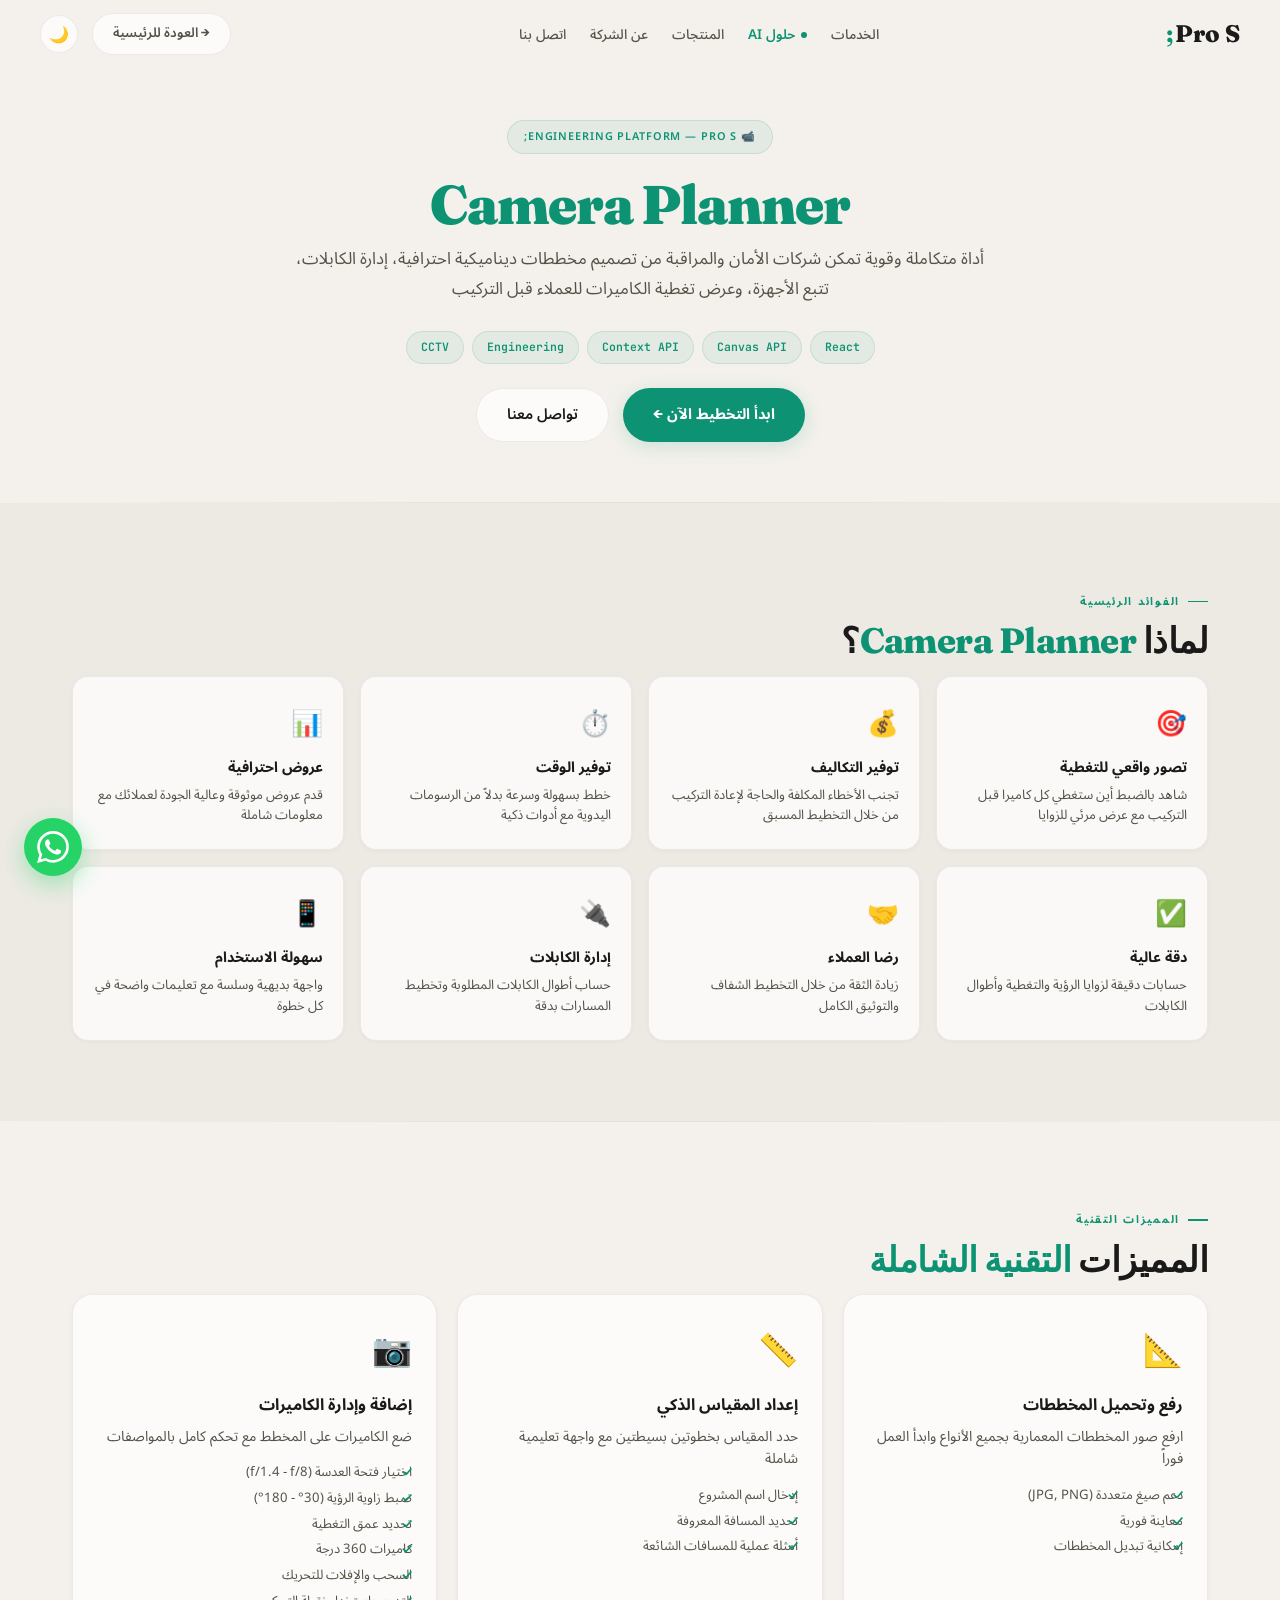
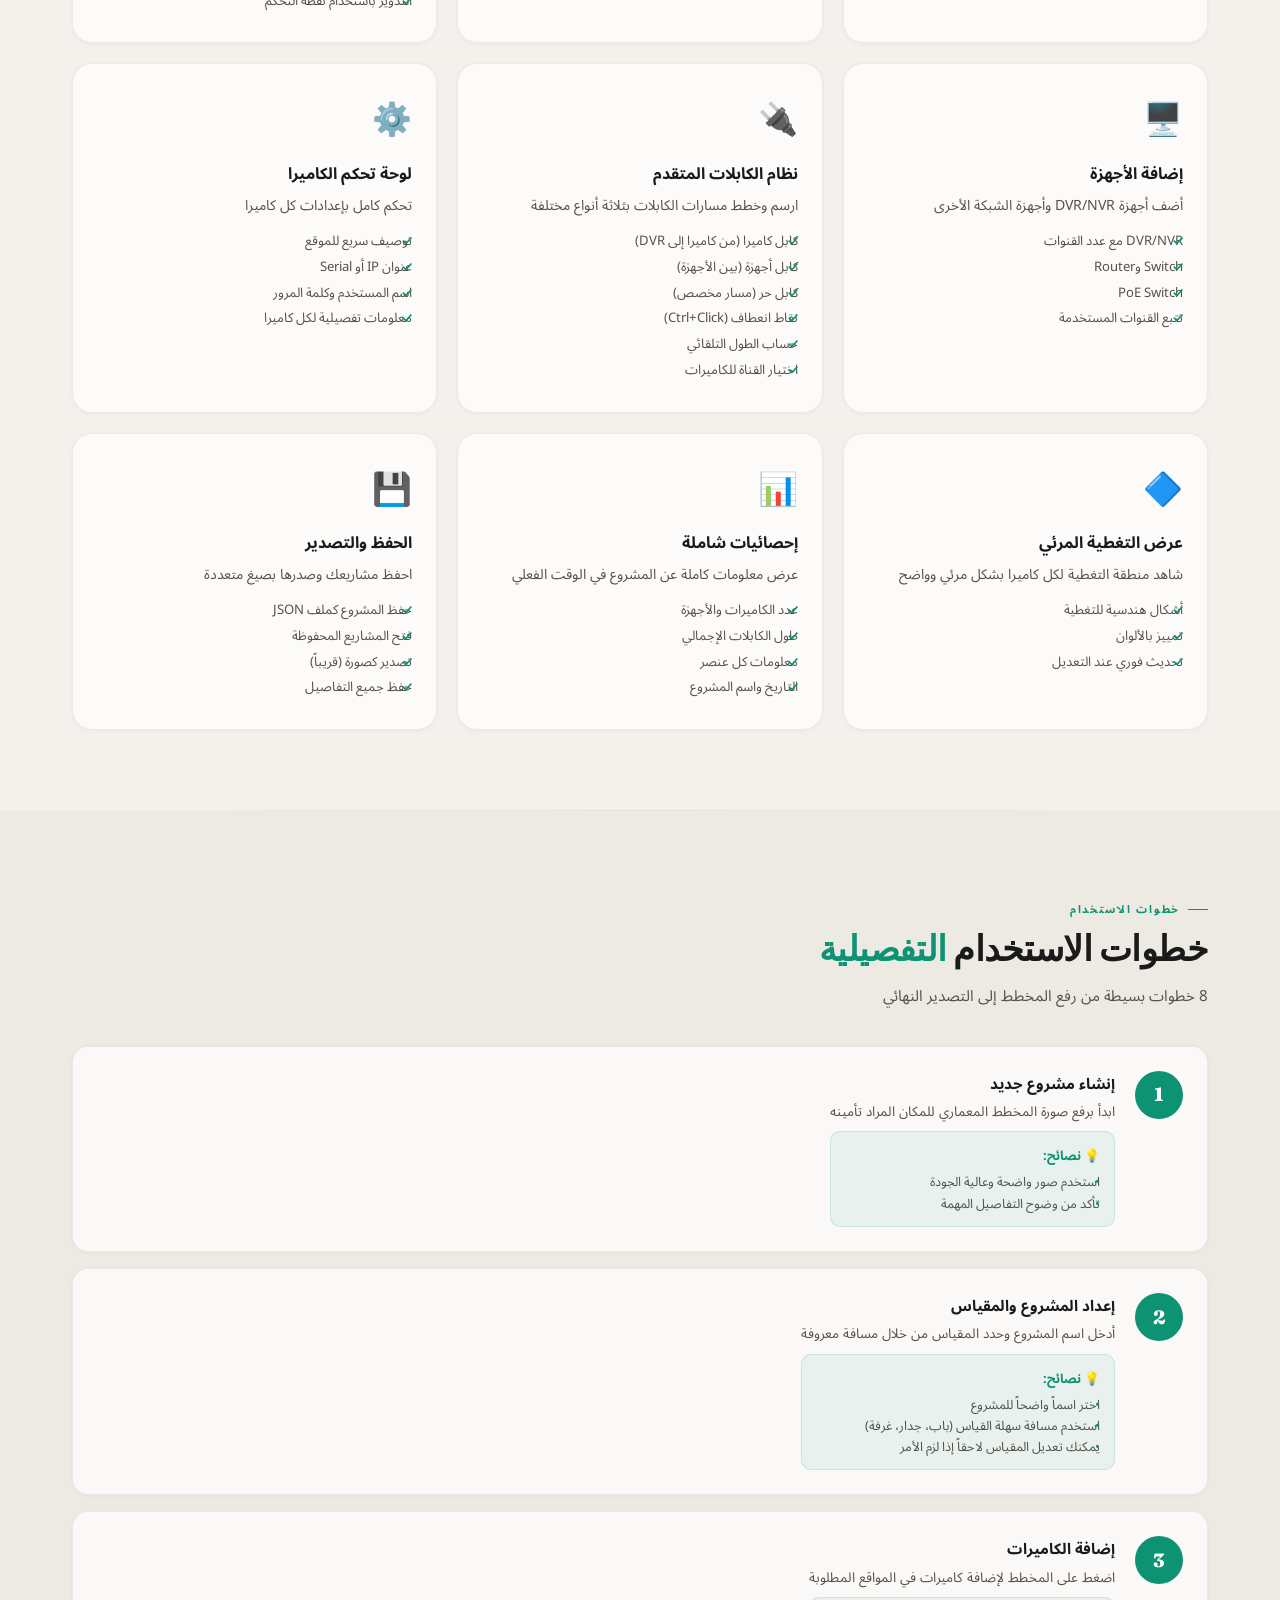
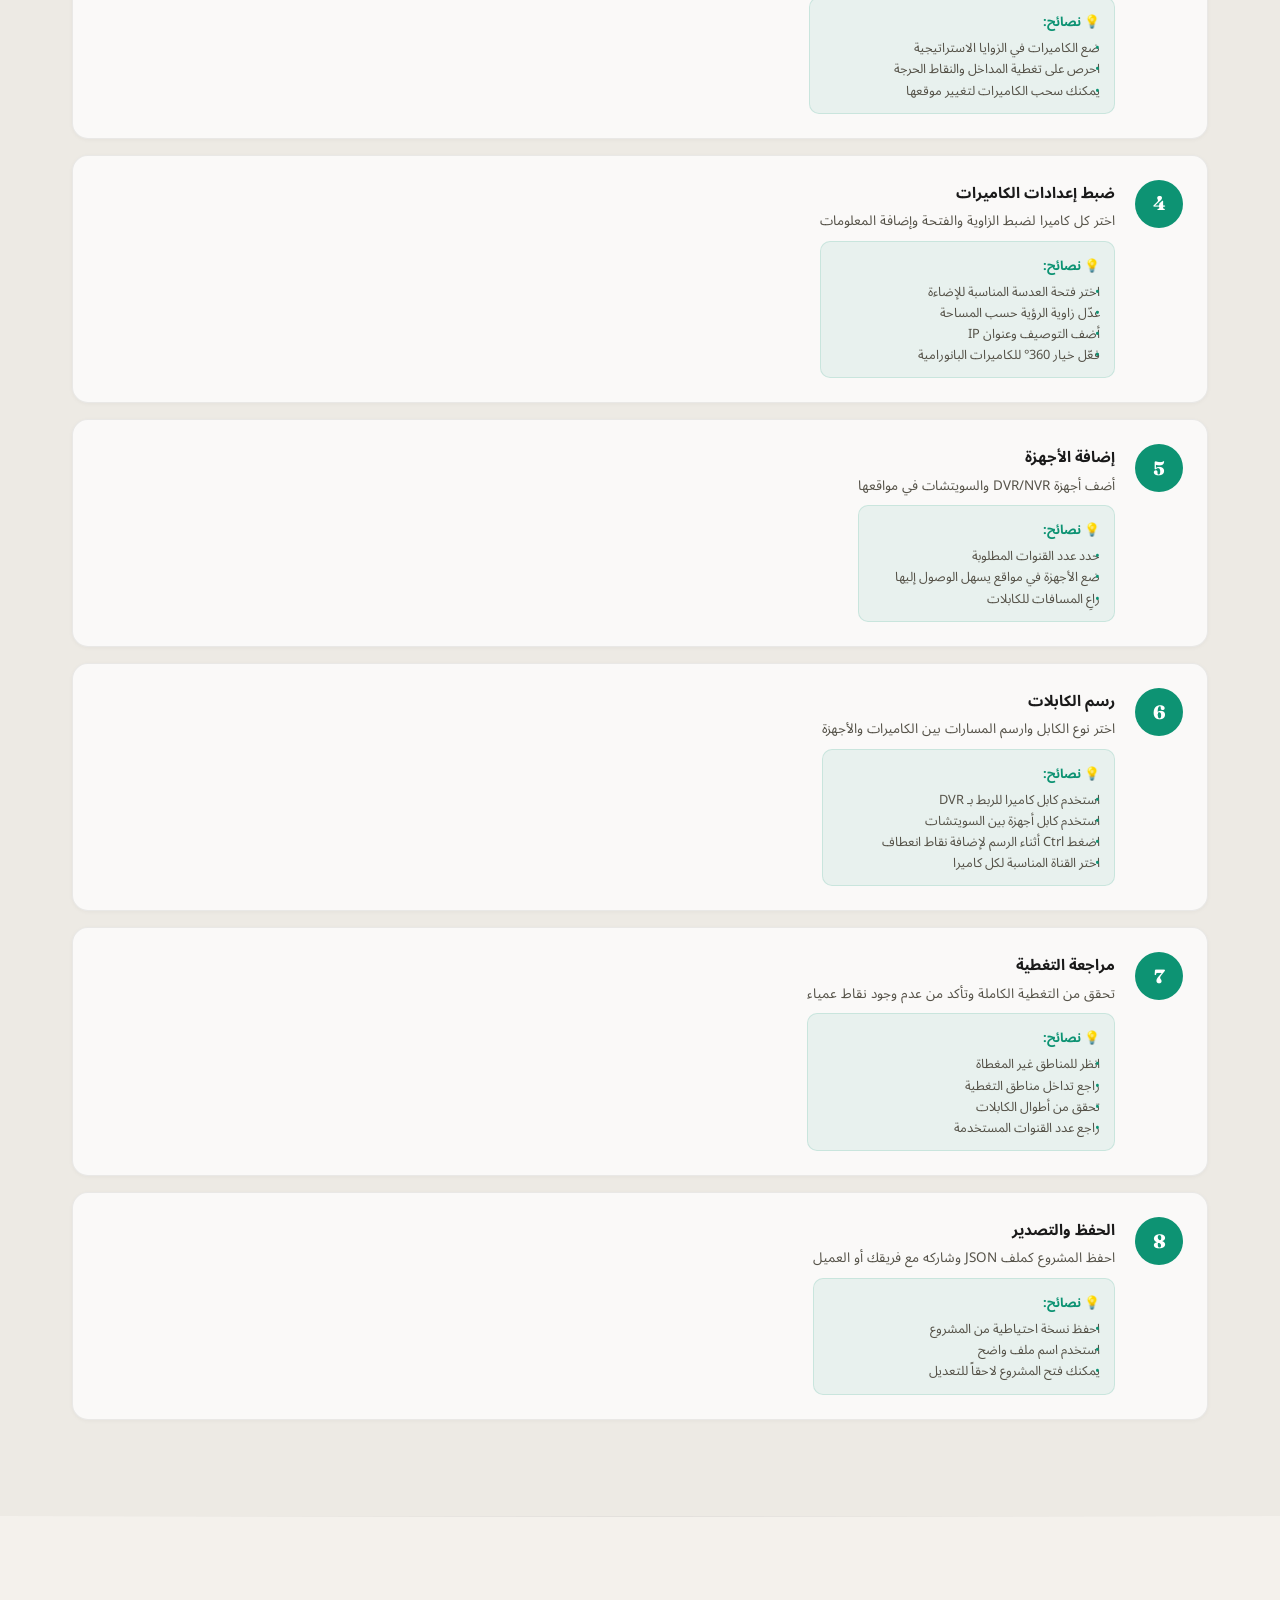
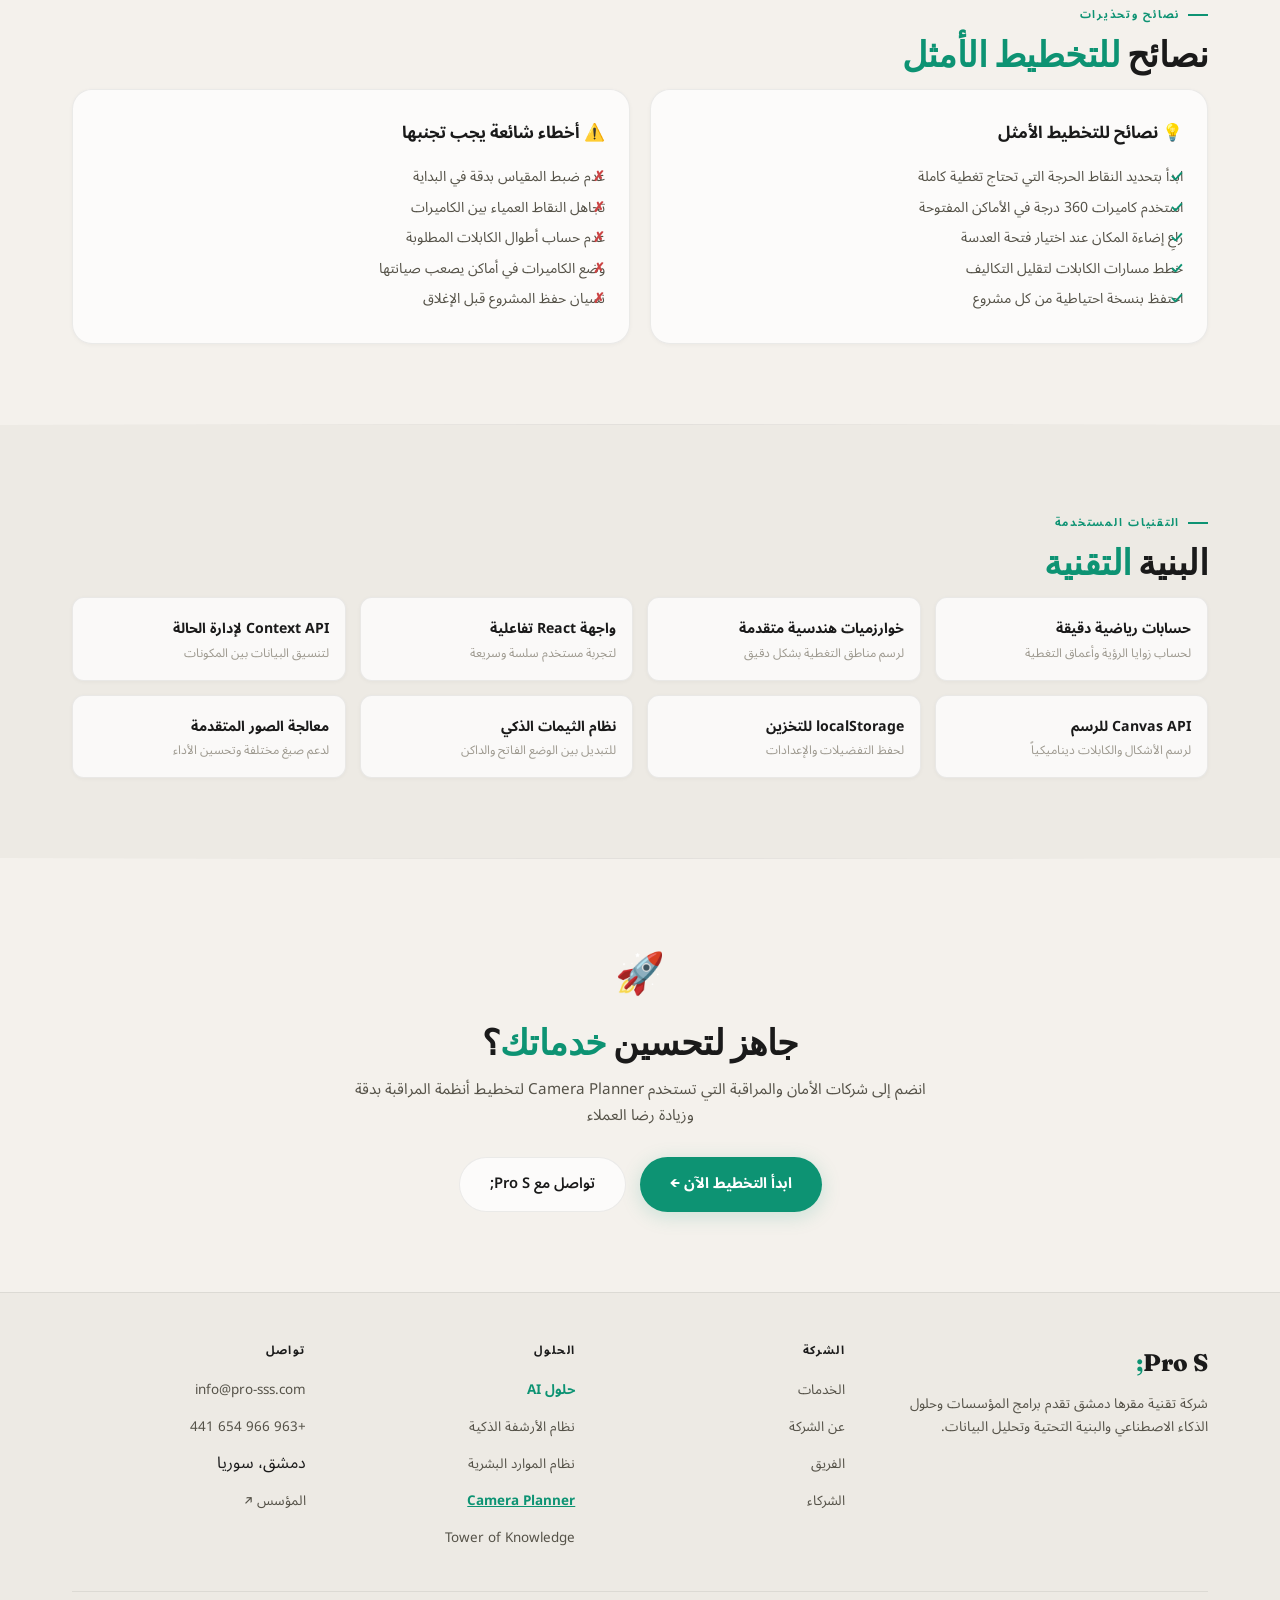
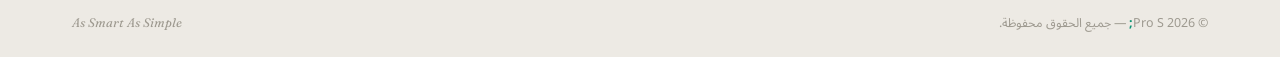
<file: camera-planner.html>
<!DOCTYPE html>
<html lang="ar" dir="rtl">
<head>
<meta charset="UTF-8">
<meta name="viewport" content="width=device-width, initial-scale=1.0">

<title>Camera Planner — مخطط أنظمة المراقبة الاحترافي | Pro S;</title>
<meta name="description" content="Camera Planner من Pro S; — أداة هندسية لتصميم مخططات الكاميرات، حساب التغطية وأطوال الكابلات، وإعداد عروض احترافية لشركات الأمان والمراقبة.">
<meta name="keywords" content="مخطط كاميرات, Camera Planner, تخطيط أنظمة مراقبة, CCTV, تغطية الكاميرات, حساب الكابلات, Pro S">
<meta name="robots" content="index,follow,max-image-preview:large">
<meta name="theme-color" content="#0d9373">
<link rel="canonical" href="https://kusaisssd.github.io/ProS-website/camera-planner.html">

<meta property="og:type" content="website">
<meta property="og:site_name" content="Pro S;">
<meta property="og:locale" content="ar_SY">
<meta property="og:title" content="Camera Planner — مخطط أنظمة المراقبة | Pro S;">
<meta property="og:description" content="أداة هندسية لتصميم مخططات الكاميرات وحساب التغطية وأطوال الكابلات.">
<meta property="og:url" content="https://kusaisssd.github.io/ProS-website/camera-planner.html">
<meta property="og:image" content="https://kusaisssd.github.io/ProS-website/assets/favicon.svg">

<meta name="twitter:card" content="summary">
<meta name="twitter:title" content="Camera Planner — Pro S;">
<meta name="twitter:description" content="أداة هندسية لتخطيط أنظمة المراقبة بدقة.">
<meta name="twitter:image" content="https://kusaisssd.github.io/ProS-website/assets/favicon.svg">

<link rel="icon" type="image/svg+xml" href="assets/favicon.svg">
<link rel="preconnect" href="https://fonts.googleapis.com">
<link rel="preconnect" href="https://fonts.gstatic.com" crossorigin>
<link href="https://fonts.googleapis.com/css2?family=Outfit:wght@300;400;500;600;700;800;900&family=Fraunces:ital,opsz,wght@0,9..144,400;500;600;700;800;900&family=Noto+Sans+Arabic:wght@300;400;500;600;700;800;900&family=JetBrains+Mono:wght@400;500&display=swap" rel="stylesheet">
<link rel="stylesheet" href="assets/styles.css">

<script type="application/ld+json">
{
  "@context": "https://schema.org",
  "@graph": [
    {
      "@type": "SoftwareApplication",
      "name": "Camera Planner",
      "description": "Engineering platform for designing surveillance camera plans — coverage simulation, cable distance calculation, and project documentation.",
      "applicationCategory": "DesignApplication",
      "operatingSystem": "Web Browser",
      "url": "https://camera-planner-2fc4gindt-kosay-alassafs-projects.vercel.app/",
      "publisher": {"@type":"Organization","name":"Pro S;","url":"https://kusaisssd.github.io/ProS-website/"},
      "offers": {"@type":"Offer","price":"0","priceCurrency":"USD"}
    },
    {
      "@type": "BreadcrumbList",
      "itemListElement": [
        {"@type":"ListItem","position":1,"name":"الرئيسية","item":"https://kusaisssd.github.io/ProS-website/"},
        {"@type":"ListItem","position":2,"name":"المنتجات","item":"https://kusaisssd.github.io/ProS-website/#products"},
        {"@type":"ListItem","position":3,"name":"Camera Planner","item":"https://kusaisssd.github.io/ProS-website/camera-planner.html"}
      ]
    }
  ]
}
</script>
<style>
/* ===== camera-planner — page-specific styles ===== */
body{line-height:1.8}
section{padding:80px 0}
.st{font-size:clamp(1.6rem,3vw,2.2rem)}
.sd{font-size:.95rem;max-width:600px;margin-bottom:36px}

.geo-bg .gs:nth-child(1){width:350px;height:350px;background:var(--geo-1);top:8%;right:-5%;animation-duration:25s}
.geo-bg .gs:nth-child(2){width:250px;height:250px;border:1.5px solid var(--geo-s);top:30%;left:5%;animation-delay:-6s;animation-duration:22s}
.geo-bg .gs:nth-child(3){width:200px;height:200px;background:var(--geo-1);bottom:15%;right:10%;animation-delay:-12s;animation-duration:28s}

.g8{display:grid;grid-template-columns:repeat(4,1fr);gap:16px}
.g9{display:grid;grid-template-columns:repeat(3,1fr);gap:20px}
.card{background:var(--surface);border:1px solid var(--border);border-radius:var(--r);padding:24px 20px;transition:all .3s;box-shadow:var(--s1)}
.card:hover{transform:translateY(-3px);box-shadow:var(--s3);border-color:var(--ac-m)}
.card-ico{font-size:1.6rem;margin-bottom:8px}
.card h4{font-size:.9rem;font-weight:700;margin-bottom:4px}
.card p{font-size:.82rem;color:var(--tx2);line-height:1.55}
.card-lg{background:var(--surface);border:1px solid var(--border);border-radius:20px;padding:28px 24px;transition:all .3s;box-shadow:var(--s1)}
.card-lg:hover{box-shadow:var(--s3);border-color:var(--ac-m)}
.card-lg .ico{font-size:2rem;margin-bottom:10px}
.card-lg h4{font-size:1rem;font-weight:700;margin-bottom:6px}
.card-lg>p{font-size:.88rem;color:var(--tx2);line-height:1.6;margin-bottom:12px}
.card-lg ul{list-style:none}
.card-lg li{font-size:.82rem;color:var(--tx2);padding:3px 0 3px 18px;position:relative;line-height:1.5}
.card-lg li::before{content:'✓';position:absolute;right:0;color:var(--ac);font-weight:700;font-size:.76rem}

.step{display:flex;gap:20px;align-items:flex-start;background:var(--surface);border:1px solid var(--border);border-radius:var(--r);padding:24px;margin-bottom:16px;transition:all .3s;box-shadow:var(--s1)}
.step:hover{box-shadow:var(--s3);border-color:var(--ac-m)}
.step-num{width:48px;height:48px;min-width:48px;border-radius:50%;background:var(--ac);color:#fff;display:flex;align-items:center;justify-content:center;font-size:1.2rem;font-weight:800;font-family:var(--fd)}
.step h4{font-size:.95rem;font-weight:700;margin-bottom:4px}
.step>div p{font-size:.84rem;color:var(--tx2);line-height:1.6;margin-bottom:8px}
.step-tips{background:var(--ac-l);border:1px solid var(--ac-m);border-radius:10px;padding:12px 14px;font-size:.8rem}
.step-tips strong{color:var(--ac);display:block;margin-bottom:4px}
.step-tips span{display:block;color:var(--tx2);line-height:1.5;padding:1px 0 1px 14px;position:relative}
.step-tips span::before{content:'•';position:absolute;right:0;color:var(--ac)}

.tips-grid{display:grid;grid-template-columns:1fr 1fr;gap:20px}
.tips-card{background:var(--surface);border:1px solid var(--border);border-radius:20px;padding:28px 24px;box-shadow:var(--s1)}
.tips-card h3{font-size:1.05rem;font-weight:700;margin-bottom:14px}
.tips-card li{list-style:none;font-size:.88rem;color:var(--tx2);padding:4px 0 4px 20px;position:relative;line-height:1.6}
.tips-card.good li::before{content:'✓';position:absolute;right:0;color:var(--ac);font-weight:700}
.tips-card.bad li::before{content:'✗';position:absolute;right:0;color:#c44;font-weight:700}

.tech-g{display:grid;grid-template-columns:repeat(4,1fr);gap:14px}
.tech{background:var(--surface);border:1px solid var(--border);border-radius:12px;padding:18px 16px;transition:all .2s;box-shadow:var(--s1)}
.tech:hover{border-color:var(--ac);transform:translateY(-2px)}
.tech h4{font-size:.88rem;font-weight:700;margin-bottom:3px}
.tech p{font-size:.76rem;color:var(--txm);line-height:1.4}

@media(max-width:1024px){.g8,.tech-g{grid-template-columns:1fr 1fr}.g9{grid-template-columns:1fr 1fr}.tips-grid{grid-template-columns:1fr}}
@media(max-width:768px){.g8,.g9,.tech-g{grid-template-columns:1fr}.step{flex-direction:column}}
</style>
</head>
<body data-layout="sub" data-page="camera">
<div class="geo-bg"><div class="gs"></div><div class="gs"></div><div class="gs"></div></div>
<div class="dot-grid"></div>

<nav id="nav" aria-label="Main navigation"></nav>

<main id="main">
<section class="p-hero">
  <div class="ctn">
    <div class="p-hero-badge">📹 Engineering Platform — Pro S;</div>
    <h1><em>Camera Planner</em></h1>
    <p class="p-hero-sub">أداة متكاملة وقوية تمكن شركات الأمان والمراقبة من تصميم مخططات ديناميكية احترافية، إدارة الكابلات، تتبع الأجهزة، وعرض تغطية الكاميرات للعملاء قبل التركيب</p>
    <div class="p-hero-tags"><span class="p-hero-tag">React</span><span class="p-hero-tag">Canvas API</span><span class="p-hero-tag">Context API</span><span class="p-hero-tag">Engineering</span><span class="p-hero-tag">CCTV</span></div>
    <div class="hero-btns">
      <a href="https://camera-planner-2fc4gindt-kosay-alassafs-projects.vercel.app/" target="_blank" rel="noopener" class="bp">ابدأ التخطيط الآن ←</a>
      <a href="index.html#contact" class="bsb">تواصل معنا</a>
    </div>
  </div>
</section>
<div class="dv"></div>

<section class="s-alt">
  <div class="ctn">
    <span class="sl">الفوائد الرئيسية</span>
    <h2 class="st">لماذا <em>Camera Planner</em>؟</h2>
    <div class="g8">
      <div class="card rv"><div class="card-ico">🎯</div><h4>تصور واقعي للتغطية</h4><p>شاهد بالضبط أين ستغطي كل كاميرا قبل التركيب مع عرض مرئي للزوايا</p></div>
      <div class="card rv d1"><div class="card-ico">💰</div><h4>توفير التكاليف</h4><p>تجنب الأخطاء المكلفة والحاجة لإعادة التركيب من خلال التخطيط المسبق</p></div>
      <div class="card rv d2"><div class="card-ico">⏱️</div><h4>توفير الوقت</h4><p>خطط بسهولة وسرعة بدلاً من الرسومات اليدوية مع أدوات ذكية</p></div>
      <div class="card rv d3"><div class="card-ico">📊</div><h4>عروض احترافية</h4><p>قدم عروض موثوقة وعالية الجودة لعملائك مع معلومات شاملة</p></div>
      <div class="card rv"><div class="card-ico">✅</div><h4>دقة عالية</h4><p>حسابات دقيقة لزوايا الرؤية والتغطية وأطوال الكابلات</p></div>
      <div class="card rv d1"><div class="card-ico">🤝</div><h4>رضا العملاء</h4><p>زيادة الثقة من خلال التخطيط الشفاف والتوثيق الكامل</p></div>
      <div class="card rv d2"><div class="card-ico">🔌</div><h4>إدارة الكابلات</h4><p>حساب أطوال الكابلات المطلوبة وتخطيط المسارات بدقة</p></div>
      <div class="card rv d3"><div class="card-ico">📱</div><h4>سهولة الاستخدام</h4><p>واجهة بديهية وسلسة مع تعليمات واضحة في كل خطوة</p></div>
    </div>
  </div>
</section>
<div class="dv"></div>

<section>
  <div class="ctn">
    <span class="sl">المميزات التقنية</span>
    <h2 class="st">المميزات <em>التقنية الشاملة</em></h2>
    <div class="g9">
      <div class="card-lg rv"><div class="ico">📐</div><h4>رفع وتحميل المخططات</h4><p>ارفع صور المخططات المعمارية بجميع الأنواع وابدأ العمل فوراً</p><ul><li>دعم صيغ متعددة (JPG, PNG)</li><li>معاينة فورية</li><li>إمكانية تبديل المخططات</li></ul></div>
      <div class="card-lg rv d1"><div class="ico">📏</div><h4>إعداد المقياس الذكي</h4><p>حدد المقياس بخطوتين بسيطتين مع واجهة تعليمية شاملة</p><ul><li>إدخال اسم المشروع</li><li>تحديد المسافة المعروفة</li><li>أمثلة عملية للمسافات الشائعة</li></ul></div>
      <div class="card-lg rv d2"><div class="ico">📷</div><h4>إضافة وإدارة الكاميرات</h4><p>ضع الكاميرات على المخطط مع تحكم كامل بالمواصفات</p><ul><li>اختيار فتحة العدسة (f/1.4 - f/8)</li><li>ضبط زاوية الرؤية (30° - 180°)</li><li>تحديد عمق التغطية</li><li>كاميرات 360 درجة</li><li>السحب والإفلات للتحريك</li><li>التدوير باستخدام نقطة التحكم</li></ul></div>
      <div class="card-lg rv"><div class="ico">🖥️</div><h4>إضافة الأجهزة</h4><p>أضف أجهزة DVR/NVR وأجهزة الشبكة الأخرى</p><ul><li>DVR/NVR مع عدد القنوات</li><li>Switch وRouter</li><li>PoE Switch</li><li>تتبع القنوات المستخدمة</li></ul></div>
      <div class="card-lg rv d1"><div class="ico">🔌</div><h4>نظام الكابلات المتقدم</h4><p>ارسم وخطط مسارات الكابلات بثلاثة أنواع مختلفة</p><ul><li>كابل كاميرا (من كاميرا إلى DVR)</li><li>كابل أجهزة (بين الأجهزة)</li><li>كابل حر (مسار مخصص)</li><li>نقاط انعطاف (Ctrl+Click)</li><li>حساب الطول التلقائي</li><li>اختيار القناة للكاميرات</li></ul></div>
      <div class="card-lg rv d2"><div class="ico">⚙️</div><h4>لوحة تحكم الكاميرا</h4><p>تحكم كامل بإعدادات كل كاميرا</p><ul><li>توصيف سريع للموقع</li><li>عنوان IP أو Serial</li><li>اسم المستخدم وكلمة المرور</li><li>معلومات تفصيلية لكل كاميرا</li></ul></div>
      <div class="card-lg rv"><div class="ico">🔷</div><h4>عرض التغطية المرئي</h4><p>شاهد منطقة التغطية لكل كاميرا بشكل مرئي وواضح</p><ul><li>أشكال هندسية للتغطية</li><li>تمييز بالألوان</li><li>تحديث فوري عند التعديل</li></ul></div>
      <div class="card-lg rv d1"><div class="ico">📊</div><h4>إحصائيات شاملة</h4><p>عرض معلومات كاملة عن المشروع في الوقت الفعلي</p><ul><li>عدد الكاميرات والأجهزة</li><li>طول الكابلات الإجمالي</li><li>معلومات كل عنصر</li><li>التاريخ واسم المشروع</li></ul></div>
      <div class="card-lg rv d2"><div class="ico">💾</div><h4>الحفظ والتصدير</h4><p>احفظ مشاريعك وصدرها بصيغ متعددة</p><ul><li>حفظ المشروع كملف JSON</li><li>فتح المشاريع المحفوظة</li><li>تصدير كصورة (قريباً)</li><li>حفظ جميع التفاصيل</li></ul></div>
    </div>
  </div>
</section>
<div class="dv"></div>

<section class="s-alt">
  <div class="ctn">
    <span class="sl">خطوات الاستخدام</span>
    <h2 class="st">خطوات الاستخدام <em>التفصيلية</em></h2>
    <p class="sd">8 خطوات بسيطة من رفع المخطط إلى التصدير النهائي</p>
    <div class="step rv"><div class="step-num">1</div><div><h4>إنشاء مشروع جديد</h4><p>ابدأ برفع صورة المخطط المعماري للمكان المراد تأمينه</p><div class="step-tips"><strong>💡 نصائح:</strong><span>استخدم صور واضحة وعالية الجودة</span><span>تأكد من وضوح التفاصيل المهمة</span></div></div></div>
    <div class="step rv"><div class="step-num">2</div><div><h4>إعداد المشروع والمقياس</h4><p>أدخل اسم المشروع وحدد المقياس من خلال مسافة معروفة</p><div class="step-tips"><strong>💡 نصائح:</strong><span>اختر اسماً واضحاً للمشروع</span><span>استخدم مسافة سهلة القياس (باب، جدار، غرفة)</span><span>يمكنك تعديل المقياس لاحقاً إذا لزم الأمر</span></div></div></div>
    <div class="step rv"><div class="step-num">3</div><div><h4>إضافة الكاميرات</h4><p>اضغط على المخطط لإضافة كاميرات في المواقع المطلوبة</p><div class="step-tips"><strong>💡 نصائح:</strong><span>ضع الكاميرات في الزوايا الاستراتيجية</span><span>احرص على تغطية المداخل والنقاط الحرجة</span><span>يمكنك سحب الكاميرات لتغيير موقعها</span></div></div></div>
    <div class="step rv"><div class="step-num">4</div><div><h4>ضبط إعدادات الكاميرات</h4><p>اختر كل كاميرا لضبط الزاوية والفتحة وإضافة المعلومات</p><div class="step-tips"><strong>💡 نصائح:</strong><span>اختر فتحة العدسة المناسبة للإضاءة</span><span>عدّل زاوية الرؤية حسب المساحة</span><span>أضف التوصيف وعنوان IP</span><span>فعّل خيار 360° للكاميرات البانورامية</span></div></div></div>
    <div class="step rv"><div class="step-num">5</div><div><h4>إضافة الأجهزة</h4><p>أضف أجهزة DVR/NVR والسويتشات في مواقعها</p><div class="step-tips"><strong>💡 نصائح:</strong><span>حدد عدد القنوات المطلوبة</span><span>ضع الأجهزة في مواقع يسهل الوصول إليها</span><span>راعِ المسافات للكابلات</span></div></div></div>
    <div class="step rv"><div class="step-num">6</div><div><h4>رسم الكابلات</h4><p>اختر نوع الكابل وارسم المسارات بين الكاميرات والأجهزة</p><div class="step-tips"><strong>💡 نصائح:</strong><span>استخدم كابل كاميرا للربط بـ DVR</span><span>استخدم كابل أجهزة بين السويتشات</span><span>اضغط Ctrl أثناء الرسم لإضافة نقاط انعطاف</span><span>اختر القناة المناسبة لكل كاميرا</span></div></div></div>
    <div class="step rv"><div class="step-num">7</div><div><h4>مراجعة التغطية</h4><p>تحقق من التغطية الكاملة وتأكد من عدم وجود نقاط عمياء</p><div class="step-tips"><strong>💡 نصائح:</strong><span>انظر للمناطق غير المغطاة</span><span>راجع تداخل مناطق التغطية</span><span>تحقق من أطوال الكابلات</span><span>راجع عدد القنوات المستخدمة</span></div></div></div>
    <div class="step rv"><div class="step-num">8</div><div><h4>الحفظ والتصدير</h4><p>احفظ المشروع كملف JSON وشاركه مع فريقك أو العميل</p><div class="step-tips"><strong>💡 نصائح:</strong><span>احفظ نسخة احتياطية من المشروع</span><span>استخدم اسم ملف واضح</span><span>يمكنك فتح المشروع لاحقاً للتعديل</span></div></div></div>
  </div>
</section>
<div class="dv"></div>

<section>
  <div class="ctn">
    <span class="sl">نصائح وتحذيرات</span>
    <h2 class="st">نصائح <em>للتخطيط الأمثل</em></h2>
    <div class="tips-grid">
      <div class="tips-card good rv"><h3>💡 نصائح للتخطيط الأمثل</h3><ul><li>ابدأ بتحديد النقاط الحرجة التي تحتاج تغطية كاملة</li><li>استخدم كاميرات 360 درجة في الأماكن المفتوحة</li><li>راعِ إضاءة المكان عند اختيار فتحة العدسة</li><li>خطط مسارات الكابلات لتقليل التكاليف</li><li>احتفظ بنسخة احتياطية من كل مشروع</li></ul></div>
      <div class="tips-card bad rv d1"><h3>⚠️ أخطاء شائعة يجب تجنبها</h3><ul><li>عدم ضبط المقياس بدقة في البداية</li><li>تجاهل النقاط العمياء بين الكاميرات</li><li>عدم حساب أطوال الكابلات المطلوبة</li><li>وضع الكاميرات في أماكن يصعب صيانتها</li><li>نسيان حفظ المشروع قبل الإغلاق</li></ul></div>
    </div>
  </div>
</section>
<div class="dv"></div>

<section class="s-alt">
  <div class="ctn">
    <span class="sl">التقنيات المستخدمة</span>
    <h2 class="st">البنية <em>التقنية</em></h2>
    <div class="tech-g">
      <div class="tech rv"><h4>حسابات رياضية دقيقة</h4><p>لحساب زوايا الرؤية وأعماق التغطية</p></div>
      <div class="tech rv d1"><h4>خوارزميات هندسية متقدمة</h4><p>لرسم مناطق التغطية بشكل دقيق</p></div>
      <div class="tech rv d2"><h4>واجهة React تفاعلية</h4><p>لتجربة مستخدم سلسة وسريعة</p></div>
      <div class="tech rv d3"><h4>Context API لإدارة الحالة</h4><p>لتنسيق البيانات بين المكونات</p></div>
      <div class="tech rv"><h4>Canvas API للرسم</h4><p>لرسم الأشكال والكابلات ديناميكياً</p></div>
      <div class="tech rv d1"><h4>localStorage للتخزين</h4><p>لحفظ التفضيلات والإعدادات</p></div>
      <div class="tech rv d2"><h4>نظام الثيمات الذكي</h4><p>للتبديل بين الوضع الفاتح والداكن</p></div>
      <div class="tech rv d3"><h4>معالجة الصور المتقدمة</h4><p>لدعم صيغ مختلفة وتحسين الأداء</p></div>
    </div>
  </div>
</section>
<div class="dv"></div>

<section>
  <div class="ctn" style="text-align:center">
    <div style="font-size:2.5rem;margin-bottom:12px">🚀</div>
    <h2 class="st" style="text-align:center">جاهز لتحسين <em>خدماتك</em>؟</h2>
    <p class="sd" style="margin:0 auto 28px;text-align:center">انضم إلى شركات الأمان والمراقبة التي تستخدم Camera Planner لتخطيط أنظمة المراقبة بدقة وزيادة رضا العملاء</p>
    <div class="hero-btns">
      <a href="https://camera-planner-2fc4gindt-kosay-alassafs-projects.vercel.app/" target="_blank" rel="noopener" class="bp">ابدأ التخطيط الآن ←</a>
      <a href="index.html#contact" class="bsb">تواصل مع Pro S;</a>
    </div>
  </div>
</section>

</main>

<footer id="ft" aria-label="Site footer"></footer>

<script src="assets/main.js" defer></script>
</body>
</html>
</file>
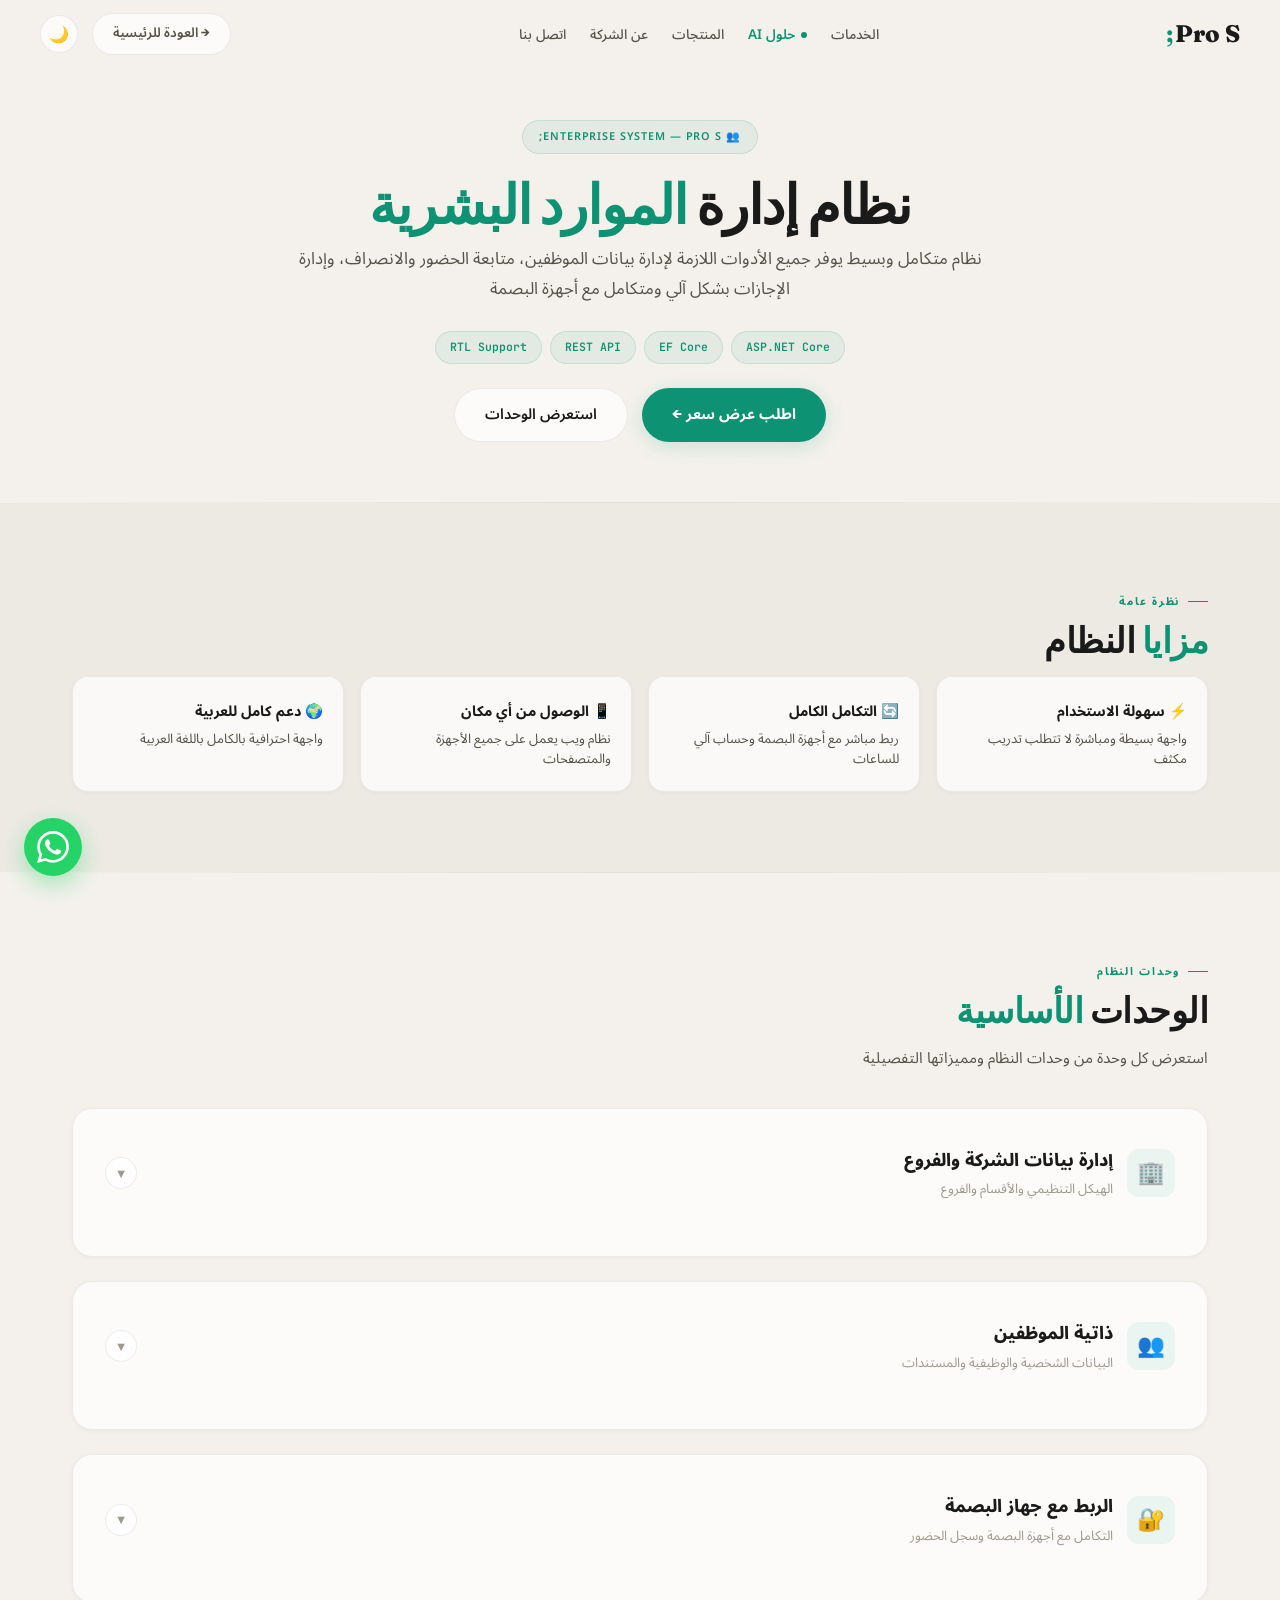
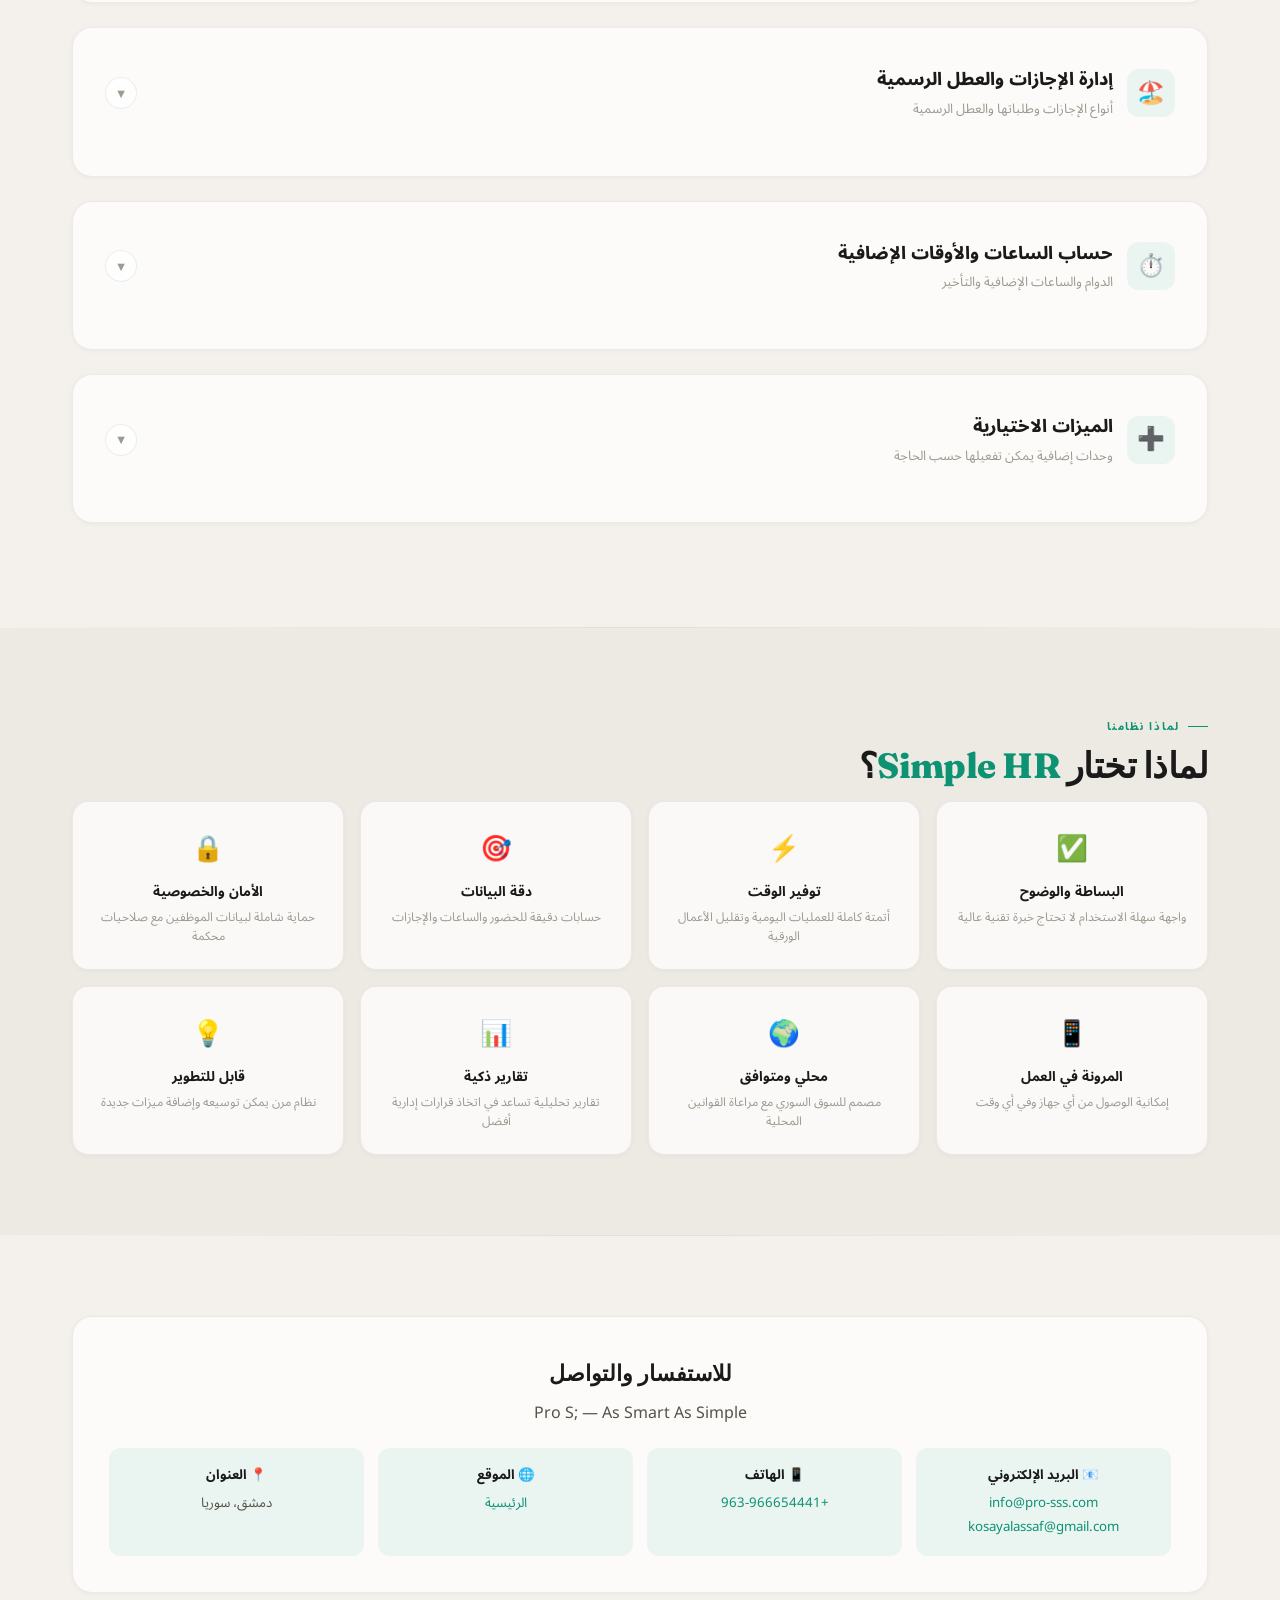
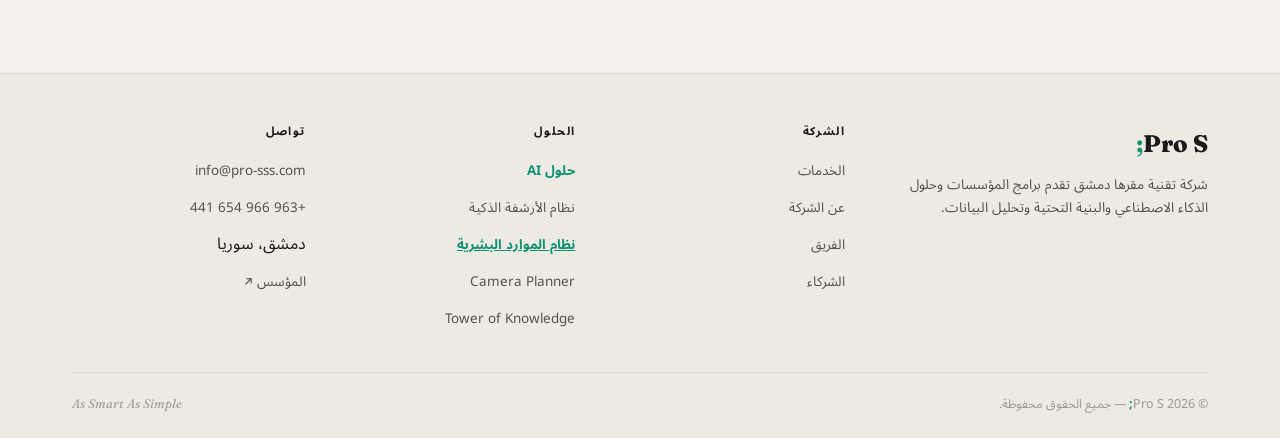
<file: ProS_HR_Technical_Proposal.html>
<!DOCTYPE html>
<html lang="ar" dir="rtl">
<head>
<meta charset="UTF-8">
<meta name="viewport" content="width=device-width, initial-scale=1.0">

<title>Simple HR — نظام إدارة الموارد البشرية | Pro S;</title>
<meta name="description" content="Simple HR من Pro S; — نظام شامل لإدارة الموارد البشرية: بيانات الموظفين، الحضور والانصراف عبر البصمة، الإجازات، الساعات الإضافية، والرواتب.">
<meta name="keywords" content="نظام موارد بشرية, Simple HR, HR System, البصمة, الحضور والانصراف, إدارة الإجازات, الرواتب, Pro S">
<meta name="robots" content="index,follow,max-image-preview:large">
<meta name="theme-color" content="#0d9373">
<link rel="canonical" href="https://kusaisssd.github.io/ProS-website/ProS_HR_Technical_Proposal.html">

<meta property="og:type" content="website">
<meta property="og:site_name" content="Pro S;">
<meta property="og:locale" content="ar_SY">
<meta property="og:title" content="Simple HR System — Pro S;">
<meta property="og:description" content="نظام شامل لإدارة الموارد البشرية مع تكامل مع أجهزة البصمة وحساب آلي للساعات.">
<meta property="og:url" content="https://kusaisssd.github.io/ProS-website/ProS_HR_Technical_Proposal.html">
<meta property="og:image" content="https://kusaisssd.github.io/ProS-website/assets/favicon.svg">

<meta name="twitter:card" content="summary">
<meta name="twitter:title" content="Simple HR System — Pro S;">
<meta name="twitter:description" content="نظام موارد بشرية متكامل مع البصمة وحساب آلي للساعات والرواتب.">
<meta name="twitter:image" content="https://kusaisssd.github.io/ProS-website/assets/favicon.svg">

<link rel="icon" type="image/svg+xml" href="assets/favicon.svg">
<link rel="preconnect" href="https://fonts.googleapis.com">
<link rel="preconnect" href="https://fonts.gstatic.com" crossorigin>
<link href="https://fonts.googleapis.com/css2?family=Outfit:wght@300;400;500;600;700;800;900&family=Fraunces:ital,opsz,wght@0,9..144,400;500;600;700;800;900&family=Noto+Sans+Arabic:wght@300;400;500;600;700;800;900&family=JetBrains+Mono:wght@400;500&display=swap" rel="stylesheet">
<link rel="stylesheet" href="assets/styles.css">

<script type="application/ld+json">
{
  "@context": "https://schema.org",
  "@graph": [
    {
      "@type": "SoftwareApplication",
      "name": "Simple HR System",
      "description": "Complete HR management system: employee records, fingerprint-device attendance, leave management, overtime, payroll, and performance evaluation.",
      "applicationCategory": "BusinessApplication",
      "operatingSystem": "Web",
      "publisher": {"@type":"Organization","name":"Pro S;","url":"https://kusaisssd.github.io/ProS-website/"},
      "offers": {"@type":"Offer","priceSpecification":{"@type":"PriceSpecification","priceCurrency":"USD"}},
      "inLanguage": "ar"
    },
    {
      "@type": "BreadcrumbList",
      "itemListElement": [
        {"@type":"ListItem","position":1,"name":"الرئيسية","item":"https://kusaisssd.github.io/ProS-website/"},
        {"@type":"ListItem","position":2,"name":"المنتجات","item":"https://kusaisssd.github.io/ProS-website/#products"},
        {"@type":"ListItem","position":3,"name":"Simple HR","item":"https://kusaisssd.github.io/ProS-website/ProS_HR_Technical_Proposal.html"}
      ]
    }
  ]
}
</script>
<style>
/* ===== HR Proposal — page-specific styles ===== */
body{line-height:1.8}
section{padding:80px 0}
.st{font-size:clamp(1.6rem,3vw,2.2rem)}
.sd{font-size:.95rem;max-width:600px;margin-bottom:36px}

.geo-bg .gs:nth-child(1){width:350px;height:350px;background:var(--geo-1);top:8%;right:-5%;animation-duration:25s}
.geo-bg .gs:nth-child(2){width:250px;height:250px;border:1.5px solid var(--geo-s);top:30%;left:5%;animation-delay:-6s;animation-duration:22s}
.geo-bg .gs:nth-child(3){width:200px;height:200px;background:var(--geo-1);bottom:15%;right:10%;animation-delay:-12s;animation-duration:28s}

.feat-grid{display:grid;grid-template-columns:repeat(auto-fit,minmax(250px,1fr));gap:16px}
.feat{background:var(--surface);border:1px solid var(--border);border-radius:var(--r);padding:22px 20px;transition:all .3s;box-shadow:var(--s1)}
.feat:hover{transform:translateY(-3px);box-shadow:var(--s3);border-color:var(--ac-m)}
.feat h4{font-size:.9rem;font-weight:700;margin-bottom:4px;display:flex;align-items:center;gap:6px}
.feat p{font-size:.82rem;color:var(--tx2);line-height:1.55}

.mod-card{background:var(--surface);border:1px solid var(--border);border-radius:20px;padding:36px 32px;margin-bottom:24px;box-shadow:var(--s1);transition:all .3s}
.mod-card:hover{box-shadow:var(--s3);border-color:var(--ac-m)}
.mod-header{display:flex;align-items:center;gap:14px;margin-bottom:18px;cursor:pointer}
.mod-ico{width:48px;height:48px;border-radius:12px;background:var(--ac-l);display:flex;align-items:center;justify-content:center;font-size:1.4rem;flex-shrink:0}
.mod-header h3{font-size:1.1rem;font-weight:800}
.mod-header p{font-size:.82rem;color:var(--txm);margin-top:2px}
.mod-toggle{margin-right:auto;margin-left:0;width:32px;height:32px;border-radius:50%;border:1px solid var(--border);background:var(--surface);display:flex;align-items:center;justify-content:center;font-size:.8rem;transition:all .3s;cursor:pointer;flex-shrink:0;color:var(--txm)}
.mod-toggle.open{transform:rotate(180deg);color:var(--ac);border-color:var(--ac)}
.mod-body{display:none;padding-top:18px;border-top:1px solid var(--border)}
.mod-body.open{display:block}
.mod-sub{margin-bottom:16px}
.mod-sub h4{font-size:.88rem;font-weight:700;color:var(--ac);margin-bottom:8px}
.mod-sub ul{list-style:none}
.mod-sub li{font-size:.82rem;color:var(--tx2);padding:3px 0 3px 18px;position:relative;line-height:1.5}
.mod-sub li::before{content:'✓';position:absolute;right:0;color:var(--ac);font-weight:700;font-size:.76rem}
.opt-note{font-size:.85rem;color:var(--tx2);padding:12px 16px;background:var(--ac-l);border-radius:10px;border-right:3px solid var(--ac);margin-bottom:16px}

.why-grid{display:grid;grid-template-columns:repeat(4,1fr);gap:16px}
.why{background:var(--surface);border:1px solid var(--border);border-radius:var(--r);padding:24px 20px;text-align:center;transition:all .3s;box-shadow:var(--s1)}
.why:hover{transform:translateY(-3px);box-shadow:var(--s3);border-color:var(--ac-m)}
.why-ico{font-size:1.6rem;margin-bottom:8px}
.why h4{font-size:.85rem;font-weight:700;margin-bottom:4px}
.why p{font-size:.76rem;color:var(--txm);line-height:1.5}

.contact-box{background:var(--surface);border:1px solid var(--border);border-radius:20px;padding:36px;text-align:center;box-shadow:var(--s1)}
.contact-box h3{font-family:var(--fd);font-size:1.4rem;font-weight:800;margin-bottom:6px}
.contact-grid{display:grid;grid-template-columns:repeat(4,1fr);gap:14px;margin-top:20px}
.contact-item{padding:16px;background:var(--ac-l);border-radius:12px;font-size:.83rem;color:var(--tx2)}
.contact-item strong{display:block;color:var(--tx);margin-bottom:4px}
.contact-item a{color:var(--ac);text-decoration:none}

@media(max-width:1024px){.why-grid{grid-template-columns:1fr 1fr}.contact-grid{grid-template-columns:1fr 1fr}}
@media(max-width:768px){.why-grid{grid-template-columns:1fr}.contact-grid{grid-template-columns:1fr}.mod-card{padding:24px 20px}}
</style>
</head>
<body data-layout="sub" data-page="hr">
<div class="geo-bg"><div class="gs"></div><div class="gs"></div><div class="gs"></div></div>
<div class="dot-grid"></div>

<nav id="nav" aria-label="Main navigation"></nav>

<main id="main">
<section class="p-hero">
  <div class="ctn">
    <div class="p-hero-badge">👥 Enterprise System — Pro S;</div>
    <h1>نظام إدارة <em>الموارد البشرية</em></h1>
    <p class="p-hero-sub">نظام متكامل وبسيط يوفر جميع الأدوات اللازمة لإدارة بيانات الموظفين، متابعة الحضور والانصراف، وإدارة الإجازات بشكل آلي ومتكامل مع أجهزة البصمة</p>
    <div class="p-hero-tags"><span class="p-hero-tag">ASP.NET Core</span><span class="p-hero-tag">EF Core</span><span class="p-hero-tag">REST API</span><span class="p-hero-tag">RTL Support</span></div>
    <div class="hero-btns">
      <a href="index.html#contact" class="bp">اطلب عرض سعر ←</a>
      <a href="#modules" class="bsb">استعرض الوحدات</a>
    </div>
  </div>
</section>
<div class="dv"></div>

<section class="s-alt">
  <div class="ctn">
    <span class="sl">نظرة عامة</span>
    <h2 class="st"><em>مزايا</em> النظام</h2>
    <div class="feat-grid">
      <div class="feat rv"><h4>⚡ سهولة الاستخدام</h4><p>واجهة بسيطة ومباشرة لا تتطلب تدريب مكثف</p></div>
      <div class="feat rv d1"><h4>🔄 التكامل الكامل</h4><p>ربط مباشر مع أجهزة البصمة وحساب آلي للساعات</p></div>
      <div class="feat rv d2"><h4>📱 الوصول من أي مكان</h4><p>نظام ويب يعمل على جميع الأجهزة والمتصفحات</p></div>
      <div class="feat rv d3"><h4>🌍 دعم كامل للعربية</h4><p>واجهة احترافية بالكامل باللغة العربية</p></div>
    </div>
  </div>
</section>
<div class="dv"></div>

<section id="modules">
  <div class="ctn">
    <span class="sl">وحدات النظام</span>
    <h2 class="st">الوحدات <em>الأساسية</em></h2>
    <p class="sd">استعرض كل وحدة من وحدات النظام ومميزاتها التفصيلية</p>

    <div class="mod-card rv">
      <div class="mod-header" onclick="toggleMod(this)"><div class="mod-ico">🏢</div><div><h3>إدارة بيانات الشركة والفروع</h3><p>الهيكل التنظيمي والأقسام والفروع</p></div><div class="mod-toggle">▼</div></div>
      <div class="mod-body">
        <div class="mod-sub"><h4>معلومات الشركة الأساسية</h4><ul><li>الاسم التجاري والاسم القانوني</li><li>العنوان الرئيسي ومعلومات الاتصال</li><li>السجل التجاري والبطاقة الضريبية</li><li>الشعار والمستندات الرسمية</li></ul></div>
        <div class="mod-sub"><h4>إدارة الفروع</h4><ul><li>إضافة وتعديل معلومات الفروع</li><li>تحديد موقع كل فرع جغرافياً</li><li>ربط الموظفين بالفروع</li><li>تقارير منفصلة لكل فرع</li></ul></div>
        <div class="mod-sub"><h4>إدارة الأقسام</h4><ul><li>إنشاء الأقسام والإدارات</li><li>تحديد المسؤولين عن كل قسم</li><li>الهيكل التنظيمي للشركة</li></ul></div>
      </div>
    </div>

    <div class="mod-card rv">
      <div class="mod-header" onclick="toggleMod(this)"><div class="mod-ico">👥</div><div><h3>ذاتية الموظفين</h3><p>البيانات الشخصية والوظيفية والمستندات</p></div><div class="mod-toggle">▼</div></div>
      <div class="mod-body">
        <div class="mod-sub"><h4>البيانات الشخصية</h4><ul><li>المعلومات الأساسية (الاسم، العنوان، تاريخ الميلاد)</li><li>معلومات الاتصال (الهاتف، البريد الإلكتروني)</li><li>الحالة الاجتماعية والمعالون</li><li>صورة الموظف والمستندات الشخصية</li></ul></div>
        <div class="mod-sub"><h4>البيانات الوظيفية</h4><ul><li>الرقم الوظيفي والمسمى الوظيفي</li><li>القسم والفرع التابع له</li><li>تاريخ التعيين وتاريخ المباشرة</li><li>نوع العقد (دوام كامل، جزئي، مؤقت)</li><li>الراتب الأساسي والبدلات</li></ul></div>
        <div class="mod-sub"><h4>المؤهلات والخبرات</h4><ul><li>المؤهلات الدراسية</li><li>الشهادات والدورات التدريبية</li><li>الخبرات السابقة</li></ul></div>
        <div class="mod-sub"><h4>المستندات</h4><ul><li>رفع وإدارة المستندات (CV، الهوية، الشهادات)</li><li>تتبع تواريخ انتهاء المستندات</li><li>إشعارات تلقائية عند قرب انتهاء الصلاحية</li></ul></div>
      </div>
    </div>

    <div class="mod-card rv">
      <div class="mod-header" onclick="toggleMod(this)"><div class="mod-ico">🔐</div><div><h3>الربط مع جهاز البصمة</h3><p>التكامل مع أجهزة البصمة وسجل الحضور</p></div><div class="mod-toggle">▼</div></div>
      <div class="mod-body">
        <div class="mod-sub"><h4>التكامل مع أجهزة البصمة</h4><ul><li>دعم أجهزة البصمة الشائعة (ZKTeco, eSSL, Anviz)</li><li>سحب البيانات تلقائياً من الأجهزة</li><li>تسجيل بصمات الموظفين الجدد</li><li>دعم عدة أجهزة للفروع المختلفة</li></ul></div>
        <div class="mod-sub"><h4>سجل الحضور والانصراف</h4><ul><li>عرض سجل البصمات اليومي</li><li>تحديد أول دخول وآخر خروج</li><li>معالجة حالات نسيان البصمة</li><li>إضافة بصمات يدوية عند الحاجة</li></ul></div>
        <div class="mod-sub"><h4>التقارير والإشعارات</h4><ul><li>تقارير الحضور والغياب الشهرية</li><li>إشعارات فورية للتأخير</li><li>تنبيهات الانصراف المبكر</li></ul></div>
      </div>
    </div>

    <div class="mod-card rv">
      <div class="mod-header" onclick="toggleMod(this)"><div class="mod-ico">🏖️</div><div><h3>إدارة الإجازات والعطل الرسمية</h3><p>أنواع الإجازات وطلباتها والعطل الرسمية</p></div><div class="mod-toggle">▼</div></div>
      <div class="mod-body">
        <div class="mod-sub"><h4>أنواع الإجازات</h4><ul><li>الإجازة السنوية</li><li>الإجازات المرضية</li><li>إجازات الطوارئ</li><li>الإجازات غير مدفوعة الأجر</li><li>إجازات مخصصة (أمومة، حج، دراسية)</li></ul></div>
        <div class="mod-sub"><h4>طلبات الإجازات</h4><ul><li>تقديم طلبات الإجازة إلكترونياً</li><li>سير عمل الموافقات (المدير المباشر، الموارد البشرية)</li><li>حساب الرصيد المتبقي تلقائياً</li><li>إشعارات للموظف والمدير</li></ul></div>
        <div class="mod-sub"><h4>العطل الرسمية</h4><ul><li>تحديد العطل الرسمية السنوية والأعياد</li><li>استثناء العطل من حساب الحضور</li><li>تقويم سنوي للعطل</li></ul></div>
        <div class="mod-sub"><h4>التقارير</h4><ul><li>تقرير رصيد الإجازات لكل موظف</li><li>الإجازات المستهلكة والمتبقية</li><li>إحصائيات الإجازات حسب القسم</li></ul></div>
      </div>
    </div>

    <div class="mod-card rv">
      <div class="mod-header" onclick="toggleMod(this)"><div class="mod-ico">⏱️</div><div><h3>حساب الساعات والأوقات الإضافية</h3><p>الدوام والساعات الإضافية والتأخير</p></div><div class="mod-toggle">▼</div></div>
      <div class="mod-body">
        <div class="mod-sub"><h4>أوقات العمل الرسمية</h4><ul><li>تحديد أوقات الدوام لكل قسم/موظف</li><li>دعم الورديات المتعددة</li><li>أوقات مرنة للأقسام المختلفة</li><li>فترة سماح للدخول والخروج</li></ul></div>
        <div class="mod-sub"><h4>الحساب الآلي للساعات</h4><ul><li>حساب ساعات العمل الفعلية يومياً</li><li>خصم فترات الغياب والتأخير</li><li>حساب ساعات العمل الشهرية</li><li>مقارنة الساعات الفعلية بالمطلوبة</li></ul></div>
        <div class="mod-sub"><h4>الساعات الإضافية (Overtime)</h4><ul><li>حساب الساعات الإضافية تلقائياً</li><li>تحديد نسب مضاعفات الساعات الإضافية</li><li>ساعات إضافية في أيام العطل (نسبة مضاعفة)</li><li>طلبات الموافقة على الساعات الإضافية</li><li>تقارير الساعات الإضافية الشهرية</li></ul></div>
        <div class="mod-sub"><h4>التأخير والانصراف المبكر</h4><ul><li>حساب دقائق التأخير</li><li>تحويل التأخير إلى خصومات</li><li>الانصراف المبكر وتأثيره</li><li>سياسات مرنة للخصومات</li></ul></div>
        <div class="mod-sub"><h4>التقارير التفصيلية</h4><ul><li>تقرير الحضور الشهري لكل موظف</li><li>ملخص الساعات (عادية، إضافية، غياب)</li><li>تقارير المقارنة بين الموظفين</li><li>تصدير التقارير (Excel, PDF)</li></ul></div>
      </div>
    </div>

    <div class="mod-card rv">
      <div class="mod-header" onclick="toggleMod(this)"><div class="mod-ico">➕</div><div><h3>الميزات الاختيارية</h3><p>وحدات إضافية يمكن تفعيلها حسب الحاجة</p></div><div class="mod-toggle">▼</div></div>
      <div class="mod-body">
        <div class="opt-note"><strong>ملاحظة:</strong> هذه الميزات اختيارية ويمكن إضافتها حسب احتياجات الشركة</div>
        <div class="mod-sub"><h4>واجهة الموظف الذاتية (Self-Service)</h4><ul><li>تسجيل دخول آمن لكل موظف</li><li>الاطلاع على البيانات الشخصية والوظيفية</li><li>عرض سجل الحضور والانصراف</li><li>مراجعة تفاصيل الدوام والساعات</li><li>تقديم طلبات الإجازة إلكترونياً</li><li>متابعة حالة طلبات الإجازة</li><li>عرض رصيد الإجازات المتبقي</li><li>تحميل المستندات الشخصية</li><li>استعراض كشوف الرواتب</li></ul></div>
        <div class="mod-sub"><h4>نظام الرواتب</h4><ul><li>حساب الراتب الشهري بناءً على الحضور</li><li>إضافة البدلات والحوافز</li><li>خصم الغياب والتأخير تلقائياً</li><li>إضافة قيمة الساعات الإضافية</li><li>كشوف الرواتب الشهرية</li><li>تقارير الرواتب والاستحقاقات</li></ul></div>
        <div class="mod-sub"><h4>نظام الإشعارات والتنبيهات</h4><ul><li>إشعارات البريد الإلكتروني</li><li>تنبيهات داخل النظام</li><li>إشعارات التأخير والغياب</li><li>تنبيهات انتهاء صلاحية المستندات</li><li>إشعارات طلبات الإجازة</li></ul></div>
        <div class="mod-sub"><h4>تقييم الأداء</h4><ul><li>إنشاء نماذج تقييم مخصصة</li><li>تقييمات دورية للموظفين</li><li>معايير أداء قابلة للتخصيص</li><li>تقارير الأداء الفردية والجماعية</li><li>متابعة تطور الأداء عبر الزمن</li></ul></div>
        <div class="mod-sub"><h4>إدارة التدريب والتطوير</h4><ul><li>تسجيل الدورات التدريبية</li><li>تتبع شهادات وتراخيص الموظفين</li><li>تخطيط احتياجات التدريب</li><li>تقييم فعالية البرامج التدريبية</li></ul></div>
        <div class="mod-sub"><h4>تقارير متقدمة ولوحات معلومات</h4><ul><li>لوحة معلومات تنفيذية شاملة</li><li>تقارير تحليلية مخصصة</li><li>مؤشرات الأداء الرئيسية (KPIs)</li><li>رسوم بيانية وإحصائيات تفاعلية</li><li>تصدير التقارير بصيغ متعددة</li></ul></div>
      </div>
    </div>
  </div>
</section>
<div class="dv"></div>

<section class="s-alt">
  <div class="ctn">
    <span class="sl">لماذا نظامنا</span>
    <h2 class="st">لماذا تختار <em>Simple HR</em>؟</h2>
    <div class="why-grid">
      <div class="why rv"><div class="why-ico">✅</div><h4>البساطة والوضوح</h4><p>واجهة سهلة الاستخدام لا تحتاج خبرة تقنية عالية</p></div>
      <div class="why rv d1"><div class="why-ico">⚡</div><h4>توفير الوقت</h4><p>أتمتة كاملة للعمليات اليومية وتقليل الأعمال الورقية</p></div>
      <div class="why rv d2"><div class="why-ico">🎯</div><h4>دقة البيانات</h4><p>حسابات دقيقة للحضور والساعات والإجازات</p></div>
      <div class="why rv d3"><div class="why-ico">🔒</div><h4>الأمان والخصوصية</h4><p>حماية شاملة لبيانات الموظفين مع صلاحيات محكمة</p></div>
      <div class="why rv"><div class="why-ico">📱</div><h4>المرونة في العمل</h4><p>إمكانية الوصول من أي جهاز وفي أي وقت</p></div>
      <div class="why rv d1"><div class="why-ico">🌍</div><h4>محلي ومتوافق</h4><p>مصمم للسوق السوري مع مراعاة القوانين المحلية</p></div>
      <div class="why rv d2"><div class="why-ico">📊</div><h4>تقارير ذكية</h4><p>تقارير تحليلية تساعد في اتخاذ قرارات إدارية أفضل</p></div>
      <div class="why rv d3"><div class="why-ico">💡</div><h4>قابل للتطوير</h4><p>نظام مرن يمكن توسيعه وإضافة ميزات جديدة</p></div>
    </div>
  </div>
</section>
<div class="dv"></div>

<section>
  <div class="ctn">
    <div class="contact-box">
      <h3>للاستفسار والتواصل</h3>
      <p style="font-size:1rem;color:var(--tx2);margin-bottom:6px">Pro S; — As Smart As Simple</p>
      <div class="contact-grid">
        <div class="contact-item"><strong>📧 البريد الإلكتروني</strong><a href="mailto:info@pro-sss.com">info@pro-sss.com</a><br><a href="mailto:kosayalassaf@gmail.com">kosayalassaf@gmail.com</a></div>
        <div class="contact-item"><strong>📱 الهاتف</strong><a href="tel:+963966654441">+963-966654441</a></div>
        <div class="contact-item"><strong>🌐 الموقع</strong><a href="index.html">الرئيسية</a></div>
        <div class="contact-item"><strong>📍 العنوان</strong>دمشق، سوريا</div>
      </div>
    </div>
  </div>
</section>

</main>

<footer id="ft" aria-label="Site footer"></footer>

<script src="assets/main.js" defer></script>
<script>
function toggleMod(header){var body=header.nextElementSibling;var toggle=header.querySelector('.mod-toggle');body.classList.toggle('open');toggle.classList.toggle('open')}
</script>
</body>
</html>
</file>
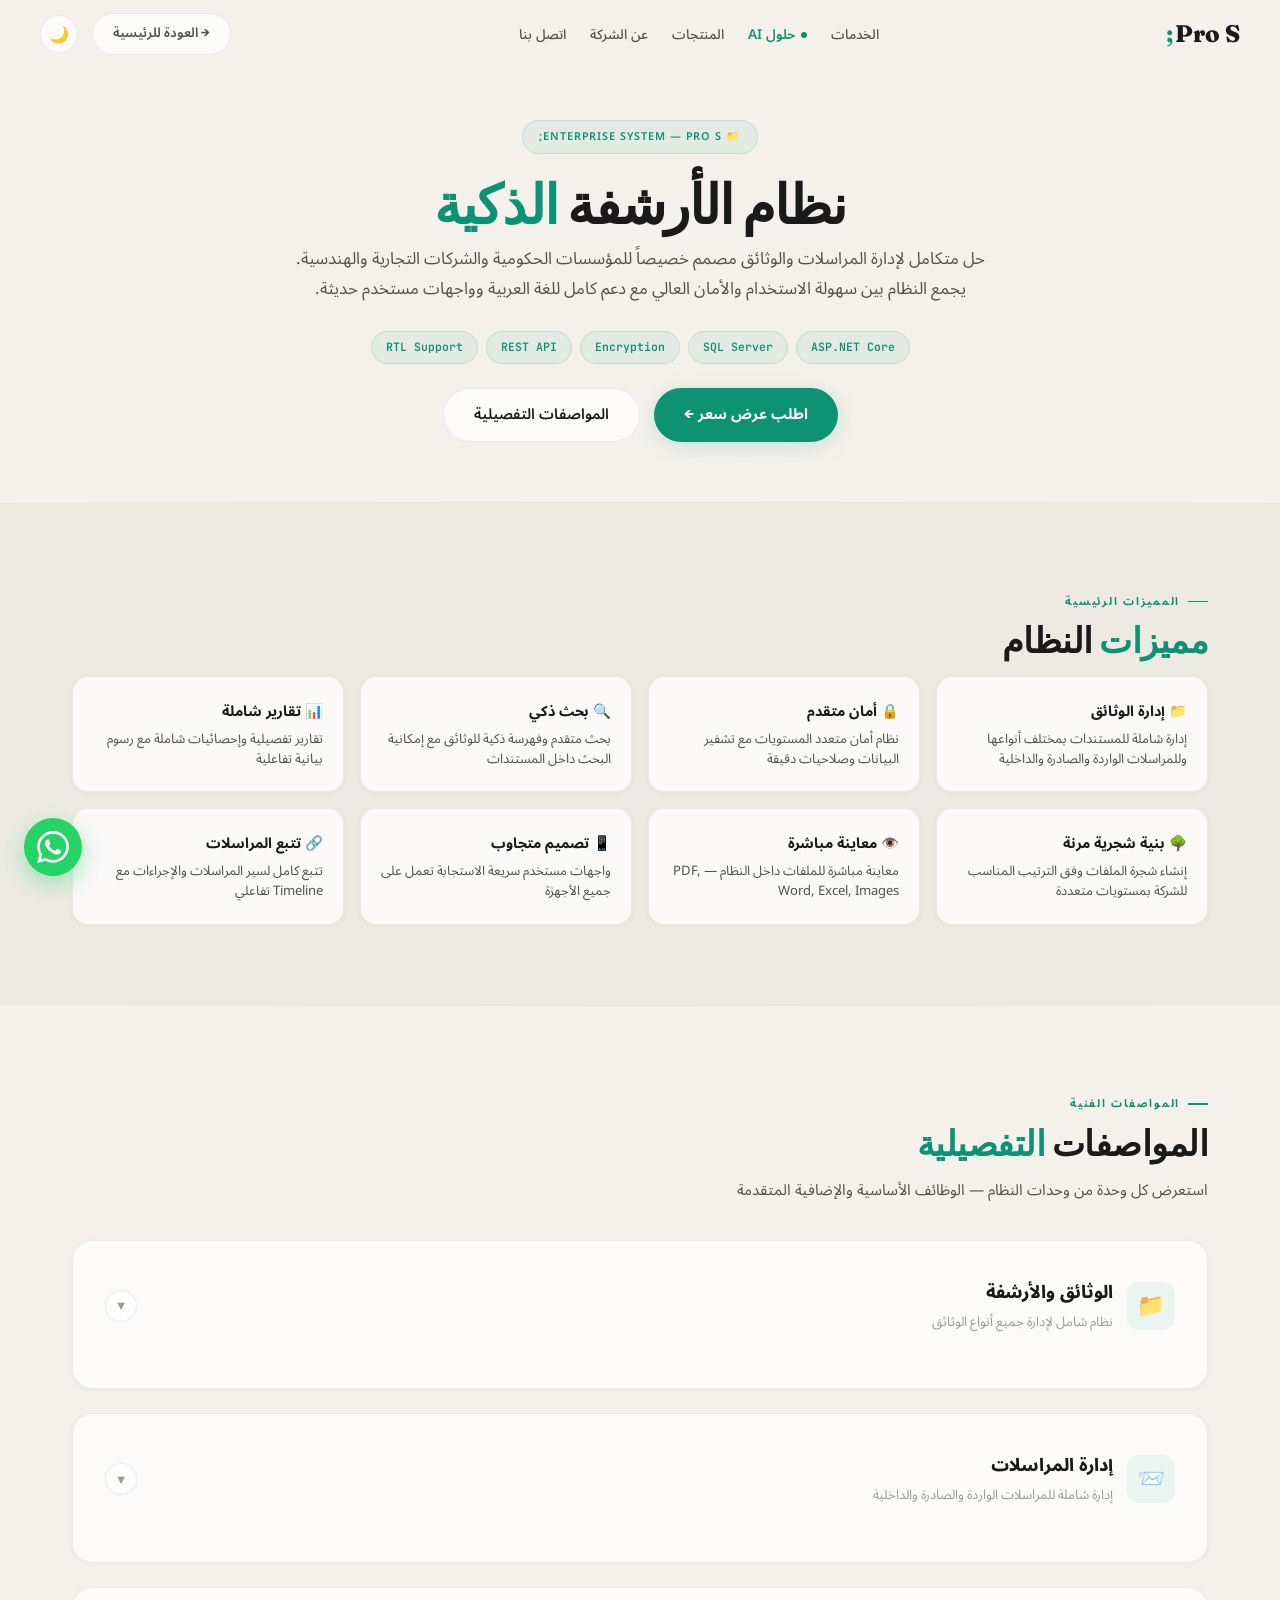
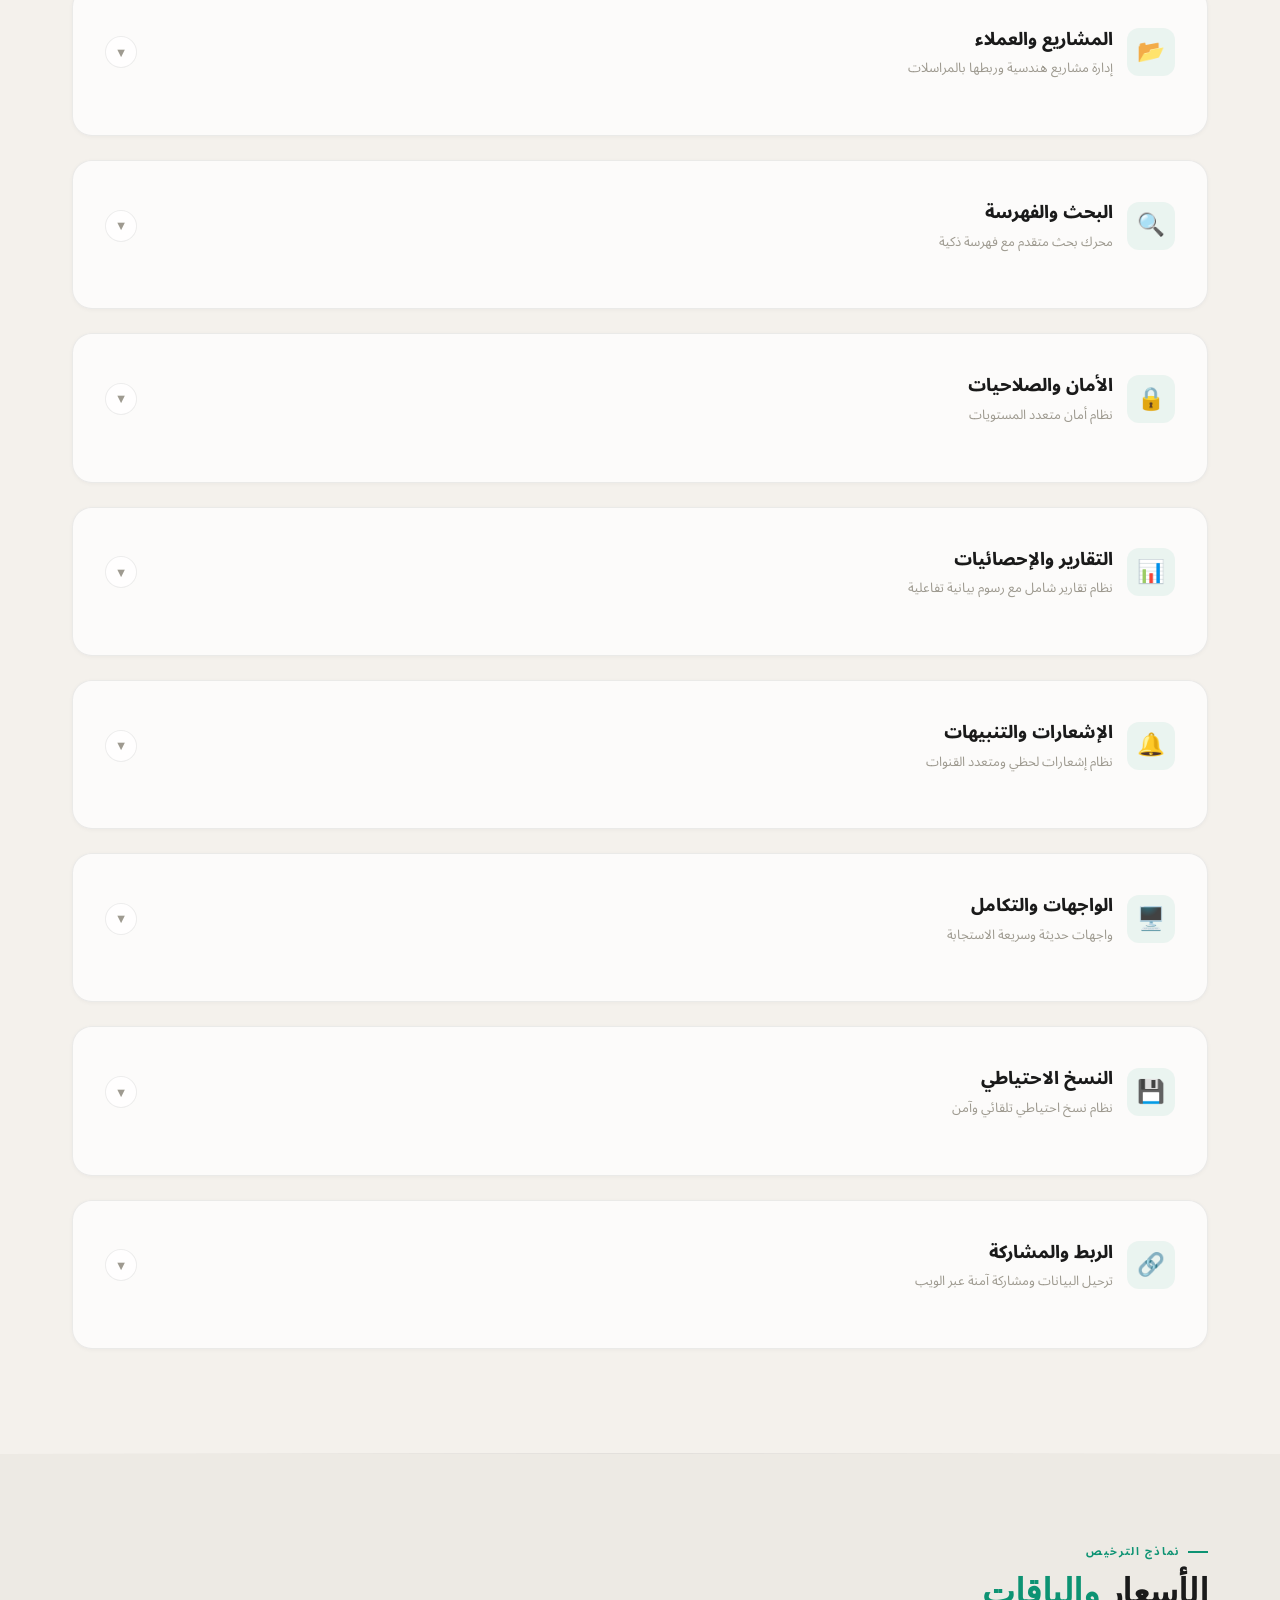
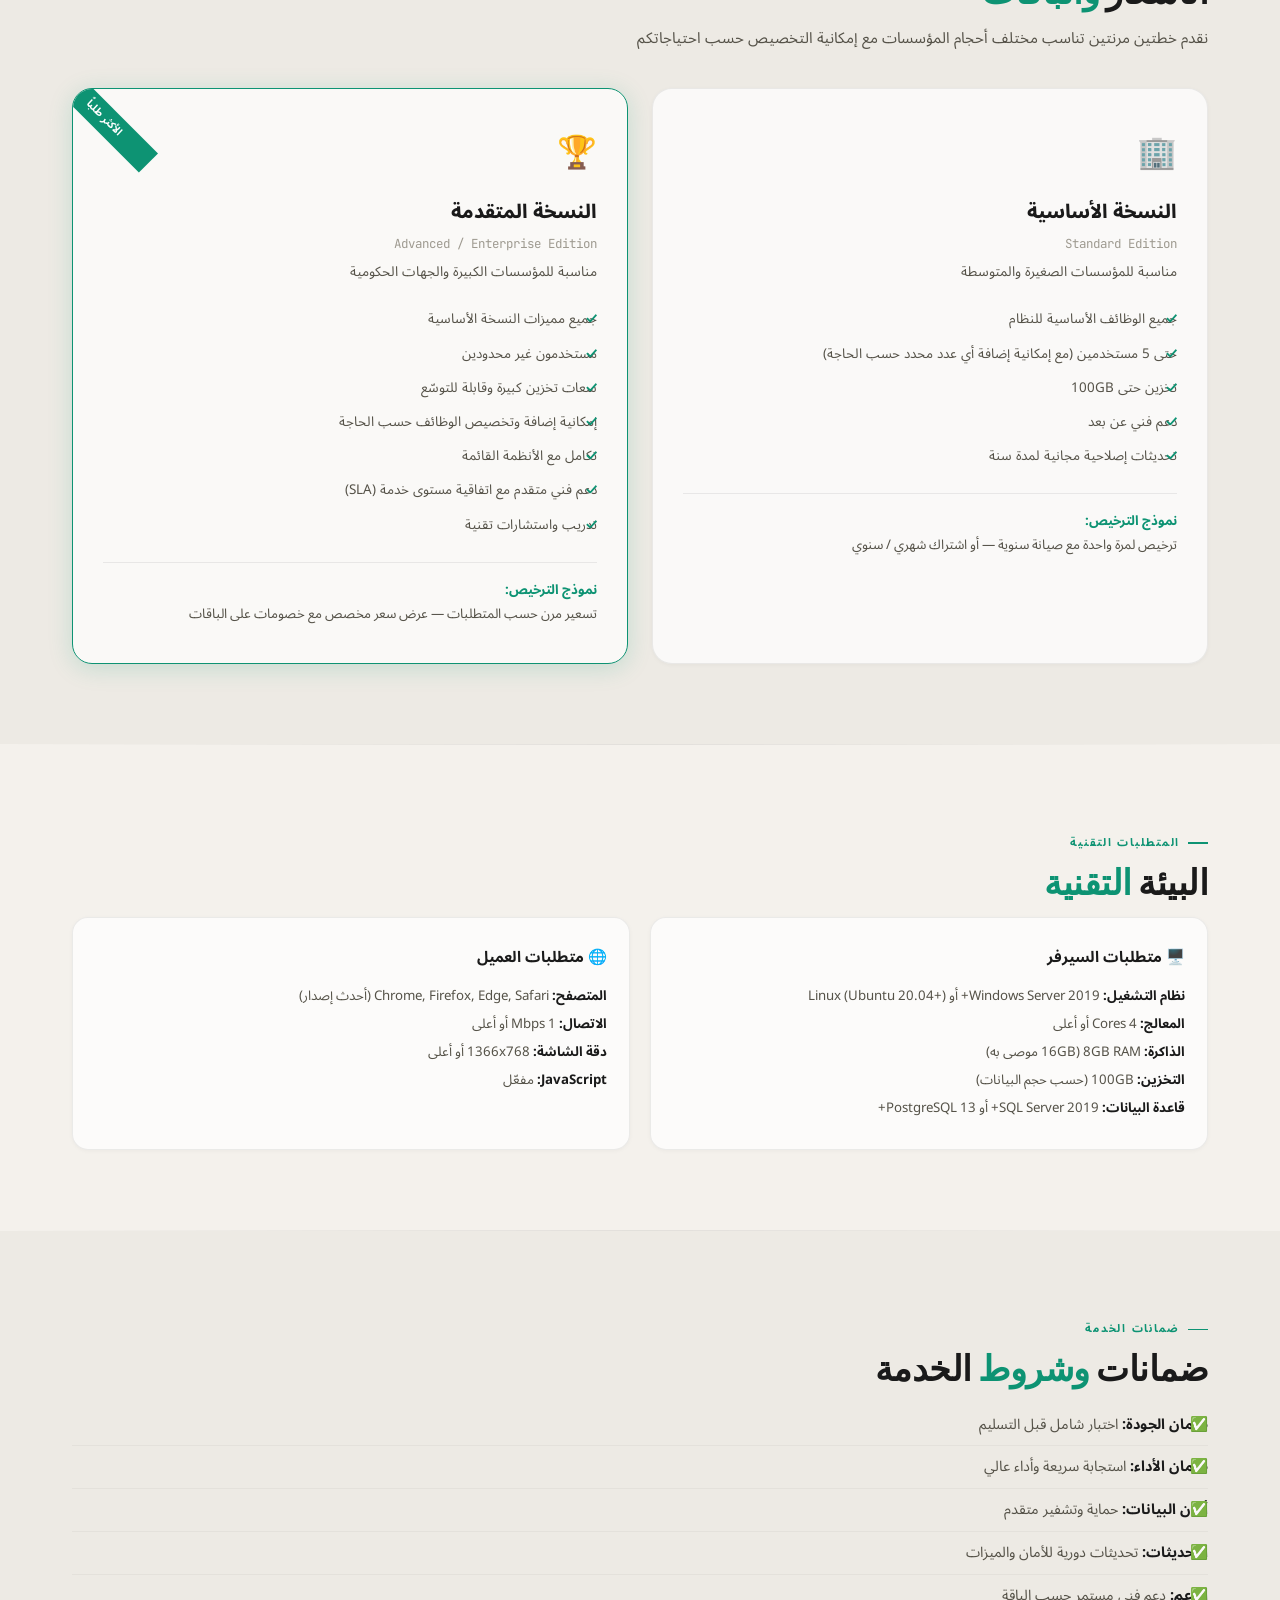
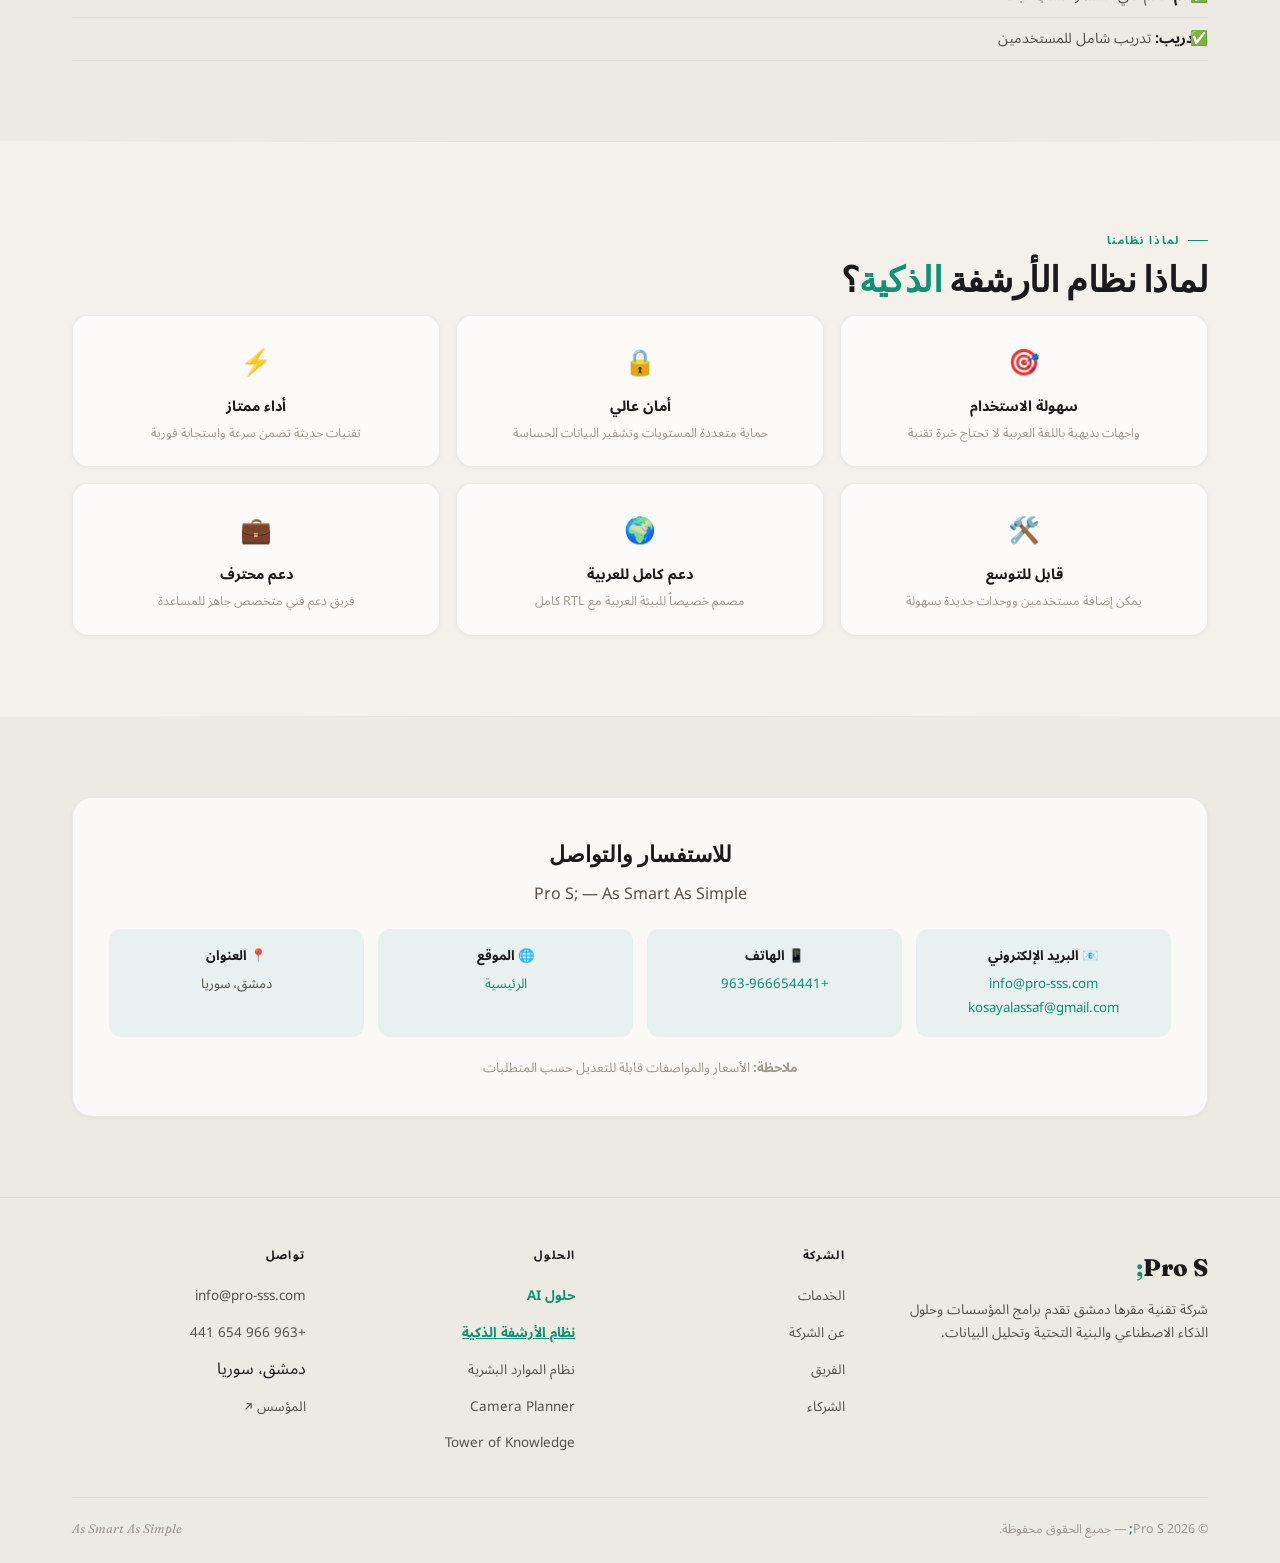
<file: smart-archiving-system-Tech_Details.html>
<!DOCTYPE html>
<html lang="ar" dir="rtl">
<head>
<meta charset="UTF-8">
<meta name="viewport" content="width=device-width, initial-scale=1.0">

<title>نظام الأرشفة الذكية — إدارة وثائق ومراسلات | Pro S;</title>
<meta name="description" content="نظام الأرشفة الذكية من Pro S; — حل متكامل لإدارة المراسلات والوثائق للمؤسسات الحكومية والشركات التجارية والهندسية مع تشفير، بحث ذكي، ودعم كامل للعربية.">
<meta name="keywords" content="نظام أرشفة, Smart Archiving, إدارة المراسلات, إدارة الوثائق, OCR عربي, تشفير وثائق, Audit Trail, Pro S">
<meta name="robots" content="index,follow,max-image-preview:large">
<meta name="theme-color" content="#0d9373">
<link rel="canonical" href="https://kusaisssd.github.io/ProS-website/smart-archiving-system-Tech_Details.html">

<meta property="og:type" content="website">
<meta property="og:site_name" content="Pro S;">
<meta property="og:locale" content="ar_SY">
<meta property="og:title" content="نظام الأرشفة الذكية — Pro S;">
<meta property="og:description" content="إدارة وثائق ومراسلات احترافية مع تشفير، بحث ذكي، ومشاركة آمنة عبر الويب.">
<meta property="og:url" content="https://kusaisssd.github.io/ProS-website/smart-archiving-system-Tech_Details.html">
<meta property="og:image" content="https://kusaisssd.github.io/ProS-website/assets/favicon.svg">

<meta name="twitter:card" content="summary">
<meta name="twitter:title" content="نظام الأرشفة الذكية — Pro S;">
<meta name="twitter:description" content="حل متكامل لإدارة المراسلات والوثائق مع تشفير وبحث ذكي.">
<meta name="twitter:image" content="https://kusaisssd.github.io/ProS-website/assets/favicon.svg">

<link rel="icon" type="image/svg+xml" href="assets/favicon.svg">
<link rel="preconnect" href="https://fonts.googleapis.com">
<link rel="preconnect" href="https://fonts.gstatic.com" crossorigin>
<link href="https://fonts.googleapis.com/css2?family=Outfit:wght@300;400;500;600;700;800;900&family=Fraunces:ital,opsz,wght@0,9..144,400;500;600;700;800;900&family=Noto+Sans+Arabic:wght@300;400;500;600;700;800;900&family=JetBrains+Mono:wght@400;500&display=swap" rel="stylesheet">
<link rel="stylesheet" href="assets/styles.css">

<script type="application/ld+json">
{
  "@context": "https://schema.org",
  "@graph": [
    {
      "@type": "SoftwareApplication",
      "name": "Smart Archiving System",
      "description": "Comprehensive document and correspondence management system for government, engineering, and commercial organizations — with advanced encryption, intelligent full-text search, OCR, and secure web sharing.",
      "applicationCategory": "BusinessApplication",
      "operatingSystem": "Web, Windows Server, Linux",
      "publisher": {"@type":"Organization","name":"Pro S;","url":"https://kusaisssd.github.io/ProS-website/"},
      "featureList": [
        "Document & correspondence management",
        "Full-text search inside documents",
        "OCR & AI classification",
        "Advanced encryption & access control",
        "Comprehensive audit trail",
        "Secure web sharing"
      ],
      "offers": {"@type":"Offer","priceSpecification":{"@type":"PriceSpecification","priceCurrency":"USD"}},
      "inLanguage": "ar"
    },
    {
      "@type": "BreadcrumbList",
      "itemListElement": [
        {"@type":"ListItem","position":1,"name":"الرئيسية","item":"https://kusaisssd.github.io/ProS-website/"},
        {"@type":"ListItem","position":2,"name":"المنتجات","item":"https://kusaisssd.github.io/ProS-website/#products"},
        {"@type":"ListItem","position":3,"name":"نظام الأرشفة الذكية","item":"https://kusaisssd.github.io/ProS-website/smart-archiving-system-Tech_Details.html"}
      ]
    }
  ]
}
</script>
<style>
/* ===== Smart Archiving — page-specific styles ===== */
body{line-height:1.8}
section{padding:80px 0}
.st{font-size:clamp(1.6rem,3vw,2.2rem)}
.sd{font-size:.95rem;max-width:600px;margin-bottom:36px}

.geo-bg .gs:nth-child(1){width:350px;height:350px;background:var(--geo-1);top:8%;right:-5%;animation-duration:25s}
.geo-bg .gs:nth-child(2){width:250px;height:250px;border:1.5px solid var(--geo-s);top:30%;left:5%;animation-delay:-6s;animation-duration:22s}
.geo-bg .gs:nth-child(3){width:200px;height:200px;background:var(--geo-1);bottom:15%;right:10%;animation-delay:-12s;animation-duration:28s}

.feat-grid{display:grid;grid-template-columns:repeat(auto-fit,minmax(250px,1fr));gap:16px}
.feat{background:var(--surface);border:1px solid var(--border);border-radius:var(--r);padding:22px 20px;transition:all .3s;box-shadow:var(--s1)}
.feat:hover{transform:translateY(-3px);box-shadow:var(--s3);border-color:var(--ac-m)}
.feat h4{font-size:.9rem;font-weight:700;margin-bottom:4px;display:flex;align-items:center;gap:6px}
.feat p{font-size:.82rem;color:var(--tx2);line-height:1.55}

.spec-card{background:var(--surface);border:1px solid var(--border);border-radius:20px;padding:36px 32px;margin-bottom:24px;box-shadow:var(--s1);transition:all .3s}
.spec-card:hover{box-shadow:var(--s3);border-color:var(--ac-m)}
.spec-header{display:flex;align-items:center;gap:14px;margin-bottom:18px;cursor:pointer}
.spec-ico{width:48px;height:48px;border-radius:12px;background:var(--ac-l);display:flex;align-items:center;justify-content:center;font-size:1.4rem;flex-shrink:0}
.spec-header h3{font-size:1.1rem;font-weight:800}
.spec-header p{font-size:.82rem;color:var(--txm);margin-top:2px}
.spec-toggle{margin-right:auto;margin-left:0;width:32px;height:32px;border-radius:50%;border:1px solid var(--border);background:var(--surface);display:flex;align-items:center;justify-content:center;font-size:.8rem;transition:all .3s;cursor:pointer;flex-shrink:0;color:var(--txm)}
.spec-toggle.open{transform:rotate(180deg);color:var(--ac);border-color:var(--ac)}
.spec-body{display:none;padding-top:18px;border-top:1px solid var(--border)}
.spec-body.open{display:block}
.spec-cols{display:grid;grid-template-columns:1fr 1fr;gap:20px}
.spec-col h4{font-size:.82rem;font-weight:700;color:var(--ac);margin-bottom:10px;padding-bottom:6px;border-bottom:1px solid var(--border)}
.spec-col ul{list-style:none}
.spec-col li{font-size:.82rem;color:var(--tx2);padding:3px 0 3px 18px;position:relative;line-height:1.5}
.spec-col li::before{content:'✓';position:absolute;right:0;color:var(--ac);font-weight:700;font-size:.76rem}
.spec-col.premium li::before{content:'★';color:var(--ac-deep)}
.spec-desc{font-size:.85rem;color:var(--tx2);line-height:1.7;margin-bottom:16px;padding:14px 18px;background:var(--bg-2);border-radius:10px}

.pricing-grid{display:grid;grid-template-columns:1fr 1fr;gap:24px}
.price-card{background:var(--surface);border:1px solid var(--border);border-radius:20px;padding:36px 30px;box-shadow:var(--s1);transition:all .3s;position:relative;overflow:hidden}
.price-card:hover{box-shadow:var(--s4);border-color:var(--ac-m)}
.price-card.featured{border-color:var(--ac);box-shadow:0 4px 24px var(--ac-g)}
.price-card.featured::before{content:'الأكثر طلباً';position:absolute;top:16px;left:-32px;background:var(--ac);color:#fff;font-size:.65rem;font-weight:700;padding:4px 40px;transform:rotate(45deg)}
.price-ico{font-size:2rem;margin-bottom:12px}
.price-card h3{font-size:1.2rem;font-weight:800;margin-bottom:4px}
.price-card .price-sub{font-size:.78rem;color:var(--txm);margin-bottom:4px;font-family:var(--fm)}
.price-card .price-target{font-size:.85rem;color:var(--tx2);margin-bottom:18px}
.price-list{list-style:none;margin-bottom:20px}
.price-list li{font-size:.84rem;color:var(--tx2);padding:5px 0 5px 20px;position:relative}
.price-list li::before{content:'✓';position:absolute;right:0;color:var(--ac);font-weight:700}
.price-license{padding-top:16px;border-top:1px solid var(--border);font-size:.83rem;color:var(--tx2)}
.price-license strong{color:var(--ac)}

.req-grid{display:grid;grid-template-columns:1fr 1fr;gap:20px}
.req-card{background:var(--surface);border:1px solid var(--border);border-radius:var(--r);padding:26px 22px;box-shadow:var(--s1)}
.req-card h4{font-size:.95rem;font-weight:700;margin-bottom:12px;display:flex;align-items:center;gap:8px}
.req-card ul{list-style:none}
.req-card li{font-size:.83rem;color:var(--tx2);padding:4px 0;line-height:1.5}
.req-card li strong{color:var(--tx)}

.why-grid{display:grid;grid-template-columns:repeat(3,1fr);gap:16px}
.why{background:var(--surface);border:1px solid var(--border);border-radius:var(--r);padding:24px 20px;text-align:center;transition:all .3s;box-shadow:var(--s1)}
.why:hover{transform:translateY(-3px);box-shadow:var(--s3);border-color:var(--ac-m)}
.why-ico{font-size:1.6rem;margin-bottom:8px}
.why h4{font-size:.9rem;font-weight:700;margin-bottom:4px}
.why p{font-size:.78rem;color:var(--txm);line-height:1.5}

.guar-list{list-style:none}
.guar-list li{font-size:.9rem;color:var(--tx2);padding:8px 0 8px 22px;position:relative;border-bottom:1px solid var(--border-l)}
.guar-list li::before{content:'✅';position:absolute;right:0}
.guar-list li strong{color:var(--tx)}

.contact-box{background:var(--surface);border:1px solid var(--border);border-radius:20px;padding:36px;text-align:center;box-shadow:var(--s1)}
.contact-box h3{font-family:var(--fd);font-size:1.4rem;font-weight:800;margin-bottom:6px}
.contact-grid{display:grid;grid-template-columns:repeat(4,1fr);gap:14px;margin-top:20px}
.contact-item{padding:16px;background:var(--ac-l);border-radius:12px;font-size:.83rem;color:var(--tx2)}
.contact-item strong{display:block;color:var(--tx);margin-bottom:4px}
.contact-item a{color:var(--ac);text-decoration:none}

@media(max-width:1024px){.spec-cols{grid-template-columns:1fr}.pricing-grid,.req-grid{grid-template-columns:1fr}.why-grid{grid-template-columns:1fr 1fr}.contact-grid{grid-template-columns:1fr 1fr}}
@media(max-width:768px){.why-grid{grid-template-columns:1fr}.contact-grid{grid-template-columns:1fr}.spec-card{padding:24px 20px}}
</style>
</head>
<body data-layout="sub" data-page="archiving">
<div class="geo-bg"><div class="gs"></div><div class="gs"></div><div class="gs"></div></div>
<div class="dot-grid"></div>

<nav id="nav" aria-label="Main navigation"></nav>

<main id="main">
<section class="p-hero">
  <div class="ctn">
    <div class="p-hero-badge">📁 Enterprise System — Pro S;</div>
    <h1>نظام الأرشفة <em>الذكية</em></h1>
    <p class="p-hero-sub">حل متكامل لإدارة المراسلات والوثائق مصمم خصيصاً للمؤسسات الحكومية والشركات التجارية والهندسية. يجمع النظام بين سهولة الاستخدام والأمان العالي مع دعم كامل للغة العربية وواجهات مستخدم حديثة.</p>
    <div class="p-hero-tags">
      <span class="p-hero-tag">ASP.NET Core</span>
      <span class="p-hero-tag">SQL Server</span>
      <span class="p-hero-tag">Encryption</span>
      <span class="p-hero-tag">REST API</span>
      <span class="p-hero-tag">RTL Support</span>
    </div>
    <div class="hero-btns">
      <a href="index.html#contact" class="bp">اطلب عرض سعر ←</a>
      <a href="#specs" class="bsb">المواصفات التفصيلية</a>
    </div>
  </div>
</section>
<div class="dv"></div>

<section class="s-alt">
  <div class="ctn">
    <span class="sl">المميزات الرئيسية</span>
    <h2 class="st"><em>مميزات</em> النظام</h2>
    <div class="feat-grid">
      <div class="feat rv"><h4>📁 إدارة الوثائق</h4><p>إدارة شاملة للمستندات بمختلف أنواعها وللمراسلات الواردة والصادرة والداخلية</p></div>
      <div class="feat rv d1"><h4>🔒 أمان متقدم</h4><p>نظام أمان متعدد المستويات مع تشفير البيانات وصلاحيات دقيقة</p></div>
      <div class="feat rv d2"><h4>🔍 بحث ذكي</h4><p>بحث متقدم وفهرسة ذكية للوثائق مع إمكانية البحث داخل المستندات</p></div>
      <div class="feat rv d3"><h4>📊 تقارير شاملة</h4><p>تقارير تفصيلية وإحصائيات شاملة مع رسوم بيانية تفاعلية</p></div>
      <div class="feat rv"><h4>🌳 بنية شجرية مرنة</h4><p>إنشاء شجرة الملفات وفق الترتيب المناسب للشركة بمستويات متعددة</p></div>
      <div class="feat rv d1"><h4>👁️ معاينة مباشرة</h4><p>معاينة مباشرة للملفات داخل النظام — PDF, Word, Excel, Images</p></div>
      <div class="feat rv d2"><h4>📱 تصميم متجاوب</h4><p>واجهات مستخدم سريعة الاستجابة تعمل على جميع الأجهزة</p></div>
      <div class="feat rv d3"><h4>🔗 تتبع المراسلات</h4><p>تتبع كامل لسير المراسلات والإجراءات مع Timeline تفاعلي</p></div>
    </div>
  </div>
</section>
<div class="dv"></div>

<section id="specs">
  <div class="ctn">
    <span class="sl">المواصفات الفنية</span>
    <h2 class="st">المواصفات <em>التفصيلية</em></h2>
    <p class="sd">استعرض كل وحدة من وحدات النظام — الوظائف الأساسية والإضافية المتقدمة</p>

    <div class="spec-card rv">
      <div class="spec-header" onclick="toggleSpec(this)">
        <div class="spec-ico">📁</div>
        <div><h3>الوثائق والأرشفة</h3><p>نظام شامل لإدارة جميع أنواع الوثائق</p></div>
        <div class="spec-toggle">▼</div>
      </div>
      <div class="spec-body">
        <div class="spec-desc">يدعم جميع أنواع الملفات: PDF, Word, Excel, صور, فيديو, ملفات هندسية (DWG, PSD) وأي نوع آخر بشكل مرن. يتضمن عنوان وتفاصيل المستند، المشروع والقسم، التصنيفات، السمات والكلمات المفتاحية، ودرجة السرية والتشفير. جميع التعريفات ديناميكية قابلة للتعديل حسب العمل.</div>
        <div class="spec-cols">
          <div class="spec-col"><h4>الوظائف الأساسية</h4><ul>
            <li>رفع ملفات متعدد (Drag & Drop)</li><li>دعم حجوم حتى 500MB</li><li>معاينة مباشرة (PDF, Images)</li><li>تنزيل وطباعة</li><li>فهرسة الوثائق</li><li>البحث والفلترة وفق بيانات المستندات</li><li>البحث داخل المستندات</li><li>ربط بالمراسلات والمشاريع</li><li>بنية شجرية مرنة متعددة المستويات</li>
          </ul></div>
          <div class="spec-col premium"><h4>الوظائف الإضافية (اختيارية)</h4><ul>
            <li>OCR — استخراج نص من صور وتحويل PDF</li><li>تحليل ذكي — تصنيف تلقائي واستخلاص البيانات</li><li>إصدارات الوثائق (Versioning)</li><li>سلة المحذوفات</li><li>سير عمل الموافقات وتواريخ انتهاء</li><li>أرشفة طويلة الأمد</li><li>أرشفة سحابية (Google Drive, OneDrive, Mega, Dropbox)</li>
          </ul></div>
        </div>
      </div>
    </div>

    <div class="spec-card rv">
      <div class="spec-header" onclick="toggleSpec(this)">
        <div class="spec-ico">📨</div>
        <div><h3>إدارة المراسلات</h3><p>إدارة شاملة للمراسلات الواردة والصادرة والداخلية</p></div>
        <div class="spec-toggle">▼</div>
      </div>
      <div class="spec-body">
        <div class="spec-desc">نظام شامل لإدارة جميع أنواع المراسلات مع تتبع كامل للحركة والردود. يتضمن رقم المراسلة (توليد تلقائي)، التاريخ، النوع، من/إلى، الموضوع، الإجراء المطلوب، والمرفقات.</div>
        <div class="spec-cols">
          <div class="spec-col"><h4>الوظائف الأساسية</h4><ul>
            <li>توليد تلقائي لأرقام المراسلات</li><li>إدارة الواردة والصادرة والداخلية</li><li>ربط المراسلات (رد على مراسلة)</li><li>عرض هرمي للمراسلات والردود</li><li>Timeline زمني تفاعلي</li><li>نظام مرفقات (رفع متعدد)</li><li>معاينة الملفات</li><li>Soft Delete (حذف آمن)</li><li>تتبع التعديلات (Audit Trail)</li><li>بحث أساسي وفلترة</li>
          </ul></div>
          <div class="spec-col premium"><h4>الوظائف الإضافية</h4><ul>
            <li>OCR و AI — استخراج نص وتحليل وتصنيف ذكي</li><li>التوقيع الإلكتروني وسلسلة موافقات</li><li>أرشفة تلقائية حسب الفترة الزمنية</li>
          </ul></div>
        </div>
      </div>
    </div>

    <div class="spec-card rv">
      <div class="spec-header" onclick="toggleSpec(this)">
        <div class="spec-ico">📂</div>
        <div><h3>المشاريع والعملاء</h3><p>إدارة مشاريع هندسية وربطها بالمراسلات</p></div>
        <div class="spec-toggle">▼</div>
      </div>
      <div class="spec-body">
        <div class="spec-desc">يتضمن اسم ورقم المشروع، العميل والموقع، تاريخ البداية والنهاية، الميزانية والحالة، والمراسلات المرتبطة.</div>
        <div class="spec-cols">
          <div class="spec-col"><h4>الوظائف الأساسية</h4><ul>
            <li>إنشاء وإدارة المشاريع</li><li>ربط المراسلات بالمشاريع</li><li>إدارة معلومات العملاء</li><li>تتبع حالة المشاريع</li><li>إحصائيات لكل مشروع</li><li>بحث حسب المشروع/العميل</li>
          </ul></div>
          <div class="spec-col premium"><h4>الوظائف الإضافية</h4><ul>
            <li>إدارة المهام ومراحل المشروع + Gantt Chart</li><li>تكامل مالي — ربط فواتير ومتابعة دفعات</li><li>إدارة الفريق — تعيين مهام وتتبع الإنجاز</li>
          </ul></div>
        </div>
      </div>
    </div>

    <div class="spec-card rv">
      <div class="spec-header" onclick="toggleSpec(this)">
        <div class="spec-ico">🔍</div>
        <div><h3>البحث والفهرسة</h3><p>محرك بحث متقدم مع فهرسة ذكية</p></div>
        <div class="spec-toggle">▼</div>
      </div>
      <div class="spec-body">
        <div class="spec-cols">
          <div class="spec-col"><h4>الوظائف الأساسية</h4><ul>
            <li>بحث نصي شامل</li><li>بحث متقدم متعدد المعايير</li><li>فلترة حسب النوع والتاريخ والحالة</li><li>فلترة حسب المشروع والعميل</li><li>حفظ عمليات البحث المفضلة</li><li>فهرسة أسماء الملفات</li><li>نتائج مرتبة حسب الصلة</li><li>تصدير نتائج البحث</li>
          </ul></div>
          <div class="spec-col premium"><h4>الوظائف الإضافية</h4><ul>
            <li>Full-Text Search — فهرسة محتوى الملفات والبحث داخل PDF/Word</li><li>دعم Arabic NLP</li><li>البحث الصوتي — تحويل صوت لنص</li><li>بحث ذكي بالـ AI — فهم السياق واقتراحات ذكية وبحث دلالي</li>
          </ul></div>
        </div>
      </div>
    </div>

    <div class="spec-card rv">
      <div class="spec-header" onclick="toggleSpec(this)">
        <div class="spec-ico">🔒</div>
        <div><h3>الأمان والصلاحيات</h3><p>نظام أمان متعدد المستويات</p></div>
        <div class="spec-toggle">▼</div>
      </div>
      <div class="spec-body">
        <div class="spec-cols">
          <div class="spec-col"><h4>الوظائف الأساسية</h4><ul>
            <li>نظام مصادقة آمن</li><li>إدارة المستخدمين والأدوار</li><li>صلاحيات حسب المشاريع</li><li>صلاحيات حسب التصنيفات ضمن المشاريع</li><li>تشفير معرفات المراسلات</li><li>Audit Log لجميع العمليات</li><li>جلسات آمنة ومحدودة الوقت</li><li>حماية من CSRF/XSS</li><li>Soft Delete للبيانات الحساسة</li>
          </ul></div>
          <div class="spec-col premium"><h4>الوظائف الإضافية</h4><ul>
            <li>مصادقة ثنائية (2FA) — SMS/Email/Authenticator</li><li>Single Sign-On (SSO) — Active Directory, OAuth 2.0, SAML</li><li>تشفير متقدم للملفات وتوقيع رقمي</li><li>صلاحيات على مستوى الحقول — إخفاء حقول حساسة</li>
          </ul></div>
        </div>
      </div>
    </div>

    <div class="spec-card rv">
      <div class="spec-header" onclick="toggleSpec(this)">
        <div class="spec-ico">📊</div>
        <div><h3>التقارير والإحصائيات</h3><p>نظام تقارير شامل مع رسوم بيانية تفاعلية</p></div>
        <div class="spec-toggle">▼</div>
      </div>
      <div class="spec-body">
        <div class="spec-cols">
          <div class="spec-col"><h4>الوظائف الأساسية</h4><ul>
            <li>تقرير المراسلات (حسب الفترة)</li><li>إحصائيات الوارد/الصادر</li><li>تقرير المراسلات المعلقة</li><li>أداء الموظفين</li><li>رسوم بيانية تفاعلية</li><li>تصدير PDF/Excel</li><li>طباعة مباشرة</li><li>فلترة متقدمة</li>
          </ul></div>
          <div class="spec-col premium"><h4>الوظائف الإضافية</h4><ul>
            <li>لوحات تحكم تفاعلية (Dashboards) مع Real-time updates</li><li>تقارير مجدولة — إرسال تلقائي عبر Email/SMS</li><li>تحليل اتجاهات وتوقعات ذكية و KPIs مخصصة</li>
          </ul></div>
        </div>
      </div>
    </div>

    <div class="spec-card rv">
      <div class="spec-header" onclick="toggleSpec(this)">
        <div class="spec-ico">🔔</div>
        <div><h3>الإشعارات والتنبيهات</h3><p>نظام إشعارات لحظي ومتعدد القنوات</p></div>
        <div class="spec-toggle">▼</div>
      </div>
      <div class="spec-body">
        <div class="spec-cols">
          <div class="spec-col"><h4>الوظائف الأساسية</h4><ul>
            <li>إشعارات داخل النظام</li><li>تنبيهات المواعيد النهائية</li><li>إشعار بالتكليفات الجديدة</li><li>تنبيهات المراسلات العاجلة</li><li>علامة مقروء/غير مقروء</li><li>مركز إشعارات موحد</li>
          </ul></div>
          <div class="spec-col premium"><h4>الوظائف الإضافية</h4><ul>
            <li>إشعارات Email — ملخصات يومية وتنبيهات فورية</li><li>إشعارات SMS — تنبيهات عاجلة</li><li>Push Notifications — تطبيق الموبايل</li><li>تكامل Teams/Slack</li>
          </ul></div>
        </div>
      </div>
    </div>

    <div class="spec-card rv">
      <div class="spec-header" onclick="toggleSpec(this)">
        <div class="spec-ico">🖥️</div>
        <div><h3>الواجهات والتكامل</h3><p>واجهات حديثة وسريعة الاستجابة</p></div>
        <div class="spec-toggle">▼</div>
      </div>
      <div class="spec-body">
        <div class="spec-cols">
          <div class="spec-col"><h4>الوظائف الأساسية</h4><ul>
            <li>واجهة ويب حديثة (Responsive)</li><li>دعم كامل للعربية (RTL)</li><li>ثيمات متعددة (فاتح/داكن)</li><li>تخصيص لكل مستخدم</li><li>دعم جميع المتصفحات</li><li>سرعة عالية وأداء ممتاز</li>
          </ul></div>
          <div class="spec-col premium"><h4>الوظائف الإضافية</h4><ul>
            <li>تطبيق موبايل (iOS & Android) مع عمل Offline</li><li>REST API — تكامل مع أنظمة أخرى + Webhooks</li><li>تصدير/استيراد — Excel, CSV, JSON واستيراد جماعي</li>
          </ul></div>
        </div>
      </div>
    </div>

    <div class="spec-card rv">
      <div class="spec-header" onclick="toggleSpec(this)">
        <div class="spec-ico">💾</div>
        <div><h3>النسخ الاحتياطي</h3><p>نظام نسخ احتياطي تلقائي وآمن</p></div>
        <div class="spec-toggle">▼</div>
      </div>
      <div class="spec-body">
        <div class="spec-cols">
          <div class="spec-col"><h4>الوظائف الأساسية</h4><ul>
            <li>نسخ احتياطي يدوي لقاعدة البيانات</li><li>استعادة من النسخة الأخيرة</li><li>تصدير البيانات</li><li>سجل النسخ الاحتياطي</li>
          </ul></div>
          <div class="spec-col premium"><h4>الوظائف الإضافية</h4><ul>
            <li>نسخ احتياطي تلقائي — جدولة يومية/أسبوعية</li><li>نسخ احتياطي للملفات</li><li>النسخ السحابي (Azure/AWS) مع تشفير</li><li>Disaster Recovery — خطة استرجاع كاملة وHigh Availability</li>
          </ul></div>
        </div>
      </div>
    </div>

    <div class="spec-card rv">
      <div class="spec-header" onclick="toggleSpec(this)">
        <div class="spec-ico">🔗</div>
        <div><h3>الربط والمشاركة</h3><p>ترحيل البيانات ومشاركة آمنة عبر الويب</p></div>
        <div class="spec-toggle">▼</div>
      </div>
      <div class="spec-body">
        <div class="spec-desc">ترحيل الملفات من البنية الحالية للشركة إلى النظام دون إدخال يدوي، مع إمكانية مشاركة ملفات ومجلدات عبر الإنترنت بروابط آمنة.</div>
        <div class="spec-cols">
          <div class="spec-col premium"><h4>استيراد تلقائي (إضافي)</h4><ul>
            <li>استيراد الملفات من البنية الشجرية الحالية</li><li>استخلاص ذكي للمعلومات والتصنيفات</li>
          </ul></div>
          <div class="spec-col premium"><h4>المشاركة عبر الويب (إضافي)</h4><ul>
            <li>إنشاء روابط مشاركة مخصصة لكل ملف/مجلد</li><li>صلاحيات عرض/تحميل</li><li>حماية بكلمات مرور وتاريخ انتهاء</li><li>تشفير البيانات أثناء المشاركة</li><li>تتبع عمليات الوصول والتنزيل</li>
          </ul></div>
        </div>
      </div>
    </div>
  </div>
</section>
<div class="dv"></div>

<section class="s-alt">
  <div class="ctn">
    <span class="sl">نماذج الترخيص</span>
    <h2 class="st">الأسعار <em>والباقات</em></h2>
    <p class="sd">نقدم خطتين مرنتين تناسب مختلف أحجام المؤسسات مع إمكانية التخصيص حسب احتياجاتكم</p>
    <div class="pricing-grid">
      <div class="price-card rv">
        <div class="price-ico">🏢</div>
        <h3>النسخة الأساسية</h3>
        <div class="price-sub">Standard Edition</div>
        <p class="price-target">مناسبة للمؤسسات الصغيرة والمتوسطة</p>
        <ul class="price-list">
          <li>جميع الوظائف الأساسية للنظام</li>
          <li>حتى 5 مستخدمين (مع إمكانية إضافة أي عدد محدد حسب الحاجة)</li>
          <li>تخزين حتى 100GB</li>
          <li>دعم فني عن بعد</li>
          <li>تحديثات إصلاحية مجانية لمدة سنة</li>
        </ul>
        <div class="price-license">
          <strong>نموذج الترخيص:</strong><br>
          ترخيص لمرة واحدة مع صيانة سنوية — أو اشتراك شهري / سنوي
        </div>
      </div>
      <div class="price-card featured rv d1">
        <div class="price-ico">🏆</div>
        <h3>النسخة المتقدمة</h3>
        <div class="price-sub">Advanced / Enterprise Edition</div>
        <p class="price-target">مناسبة للمؤسسات الكبيرة والجهات الحكومية</p>
        <ul class="price-list">
          <li>جميع مميزات النسخة الأساسية</li>
          <li>مستخدمون غير محدودين</li>
          <li>سعات تخزين كبيرة وقابلة للتوسّع</li>
          <li>إمكانية إضافة وتخصيص الوظائف حسب الحاجة</li>
          <li>تكامل مع الأنظمة القائمة</li>
          <li>دعم فني متقدم مع اتفاقية مستوى خدمة (SLA)</li>
          <li>تدريب واستشارات تقنية</li>
        </ul>
        <div class="price-license">
          <strong>نموذج الترخيص:</strong><br>
          تسعير مرن حسب المتطلبات — عرض سعر مخصص مع خصومات على الباقات
        </div>
      </div>
    </div>
  </div>
</section>
<div class="dv"></div>

<section>
  <div class="ctn">
    <span class="sl">المتطلبات التقنية</span>
    <h2 class="st">البيئة <em>التقنية</em></h2>
    <div class="req-grid">
      <div class="req-card rv">
        <h4>🖥️ متطلبات السيرفر</h4>
        <ul>
          <li><strong>نظام التشغيل:</strong> Windows Server 2019+ أو Linux (Ubuntu 20.04+)</li>
          <li><strong>المعالج:</strong> 4 Cores أو أعلى</li>
          <li><strong>الذاكرة:</strong> 8GB RAM (16GB موصى به)</li>
          <li><strong>التخزين:</strong> 100GB (حسب حجم البيانات)</li>
          <li><strong>قاعدة البيانات:</strong> SQL Server 2019+ أو PostgreSQL 13+</li>
        </ul>
      </div>
      <div class="req-card rv d1">
        <h4>🌐 متطلبات العميل</h4>
        <ul>
          <li><strong>المتصفح:</strong> Chrome, Firefox, Edge, Safari (أحدث إصدار)</li>
          <li><strong>الاتصال:</strong> 1 Mbps أو أعلى</li>
          <li><strong>دقة الشاشة:</strong> 1366x768 أو أعلى</li>
          <li><strong>JavaScript:</strong> مفعّل</li>
        </ul>
      </div>
    </div>
  </div>
</section>
<div class="dv"></div>

<section class="s-alt">
  <div class="ctn">
    <span class="sl">ضمانات الخدمة</span>
    <h2 class="st">ضمانات <em>وشروط</em> الخدمة</h2>
    <ul class="guar-list">
      <li><strong>ضمان الجودة:</strong> اختبار شامل قبل التسليم</li>
      <li><strong>ضمان الأداء:</strong> استجابة سريعة وأداء عالي</li>
      <li><strong>أمان البيانات:</strong> حماية وتشفير متقدم</li>
      <li><strong>التحديثات:</strong> تحديثات دورية للأمان والميزات</li>
      <li><strong>الدعم:</strong> دعم فني مستمر حسب الباقة</li>
      <li><strong>التدريب:</strong> تدريب شامل للمستخدمين</li>
    </ul>
  </div>
</section>
<div class="dv"></div>

<section>
  <div class="ctn">
    <span class="sl">لماذا نظامنا</span>
    <h2 class="st">لماذا نظام الأرشفة <em>الذكية</em>؟</h2>
    <div class="why-grid">
      <div class="why rv"><div class="why-ico">🎯</div><h4>سهولة الاستخدام</h4><p>واجهات بديهية باللغة العربية لا تحتاج خبرة تقنية</p></div>
      <div class="why rv d1"><div class="why-ico">🔒</div><h4>أمان عالي</h4><p>حماية متعددة المستويات وتشفير البيانات الحساسة</p></div>
      <div class="why rv d2"><div class="why-ico">⚡</div><h4>أداء ممتاز</h4><p>تقنيات حديثة تضمن سرعة واستجابة فورية</p></div>
      <div class="why rv d3"><div class="why-ico">🛠️</div><h4>قابل للتوسع</h4><p>يمكن إضافة مستخدمين ووحدات جديدة بسهولة</p></div>
      <div class="why rv"><div class="why-ico">🌍</div><h4>دعم كامل للعربية</h4><p>مصمم خصيصاً للبيئة العربية مع RTL كامل</p></div>
      <div class="why rv d1"><div class="why-ico">💼</div><h4>دعم محترف</h4><p>فريق دعم فني متخصص جاهز للمساعدة</p></div>
    </div>
  </div>
</section>
<div class="dv"></div>

<section class="s-alt">
  <div class="ctn">
    <div class="contact-box">
      <h3>للاستفسار والتواصل</h3>
      <p style="font-size:1rem;color:var(--tx2);margin-bottom:6px">Pro S; — As Smart As Simple</p>
      <div class="contact-grid">
        <div class="contact-item"><strong>📧 البريد الإلكتروني</strong><a href="mailto:info@pro-sss.com">info@pro-sss.com</a><br><a href="mailto:kosayalassaf@gmail.com">kosayalassaf@gmail.com</a></div>
        <div class="contact-item"><strong>📱 الهاتف</strong><a href="tel:+963966654441">+963-966654441</a></div>
        <div class="contact-item"><strong>🌐 الموقع</strong><a href="index.html">الرئيسية</a></div>
        <div class="contact-item"><strong>📍 العنوان</strong>دمشق، سوريا</div>
      </div>
      <p style="margin-top:20px;font-size:.82rem;color:var(--txm)"><strong>ملاحظة:</strong> الأسعار والمواصفات قابلة للتعديل حسب المتطلبات</p>
    </div>
  </div>
</section>

</main>

<footer id="ft" aria-label="Site footer"></footer>

<script src="assets/main.js" defer></script>
<script>
function toggleSpec(header){var body=header.nextElementSibling;var toggle=header.querySelector('.spec-toggle');body.classList.toggle('open');toggle.classList.toggle('open')}
</script>
</body>
</html>
</file>
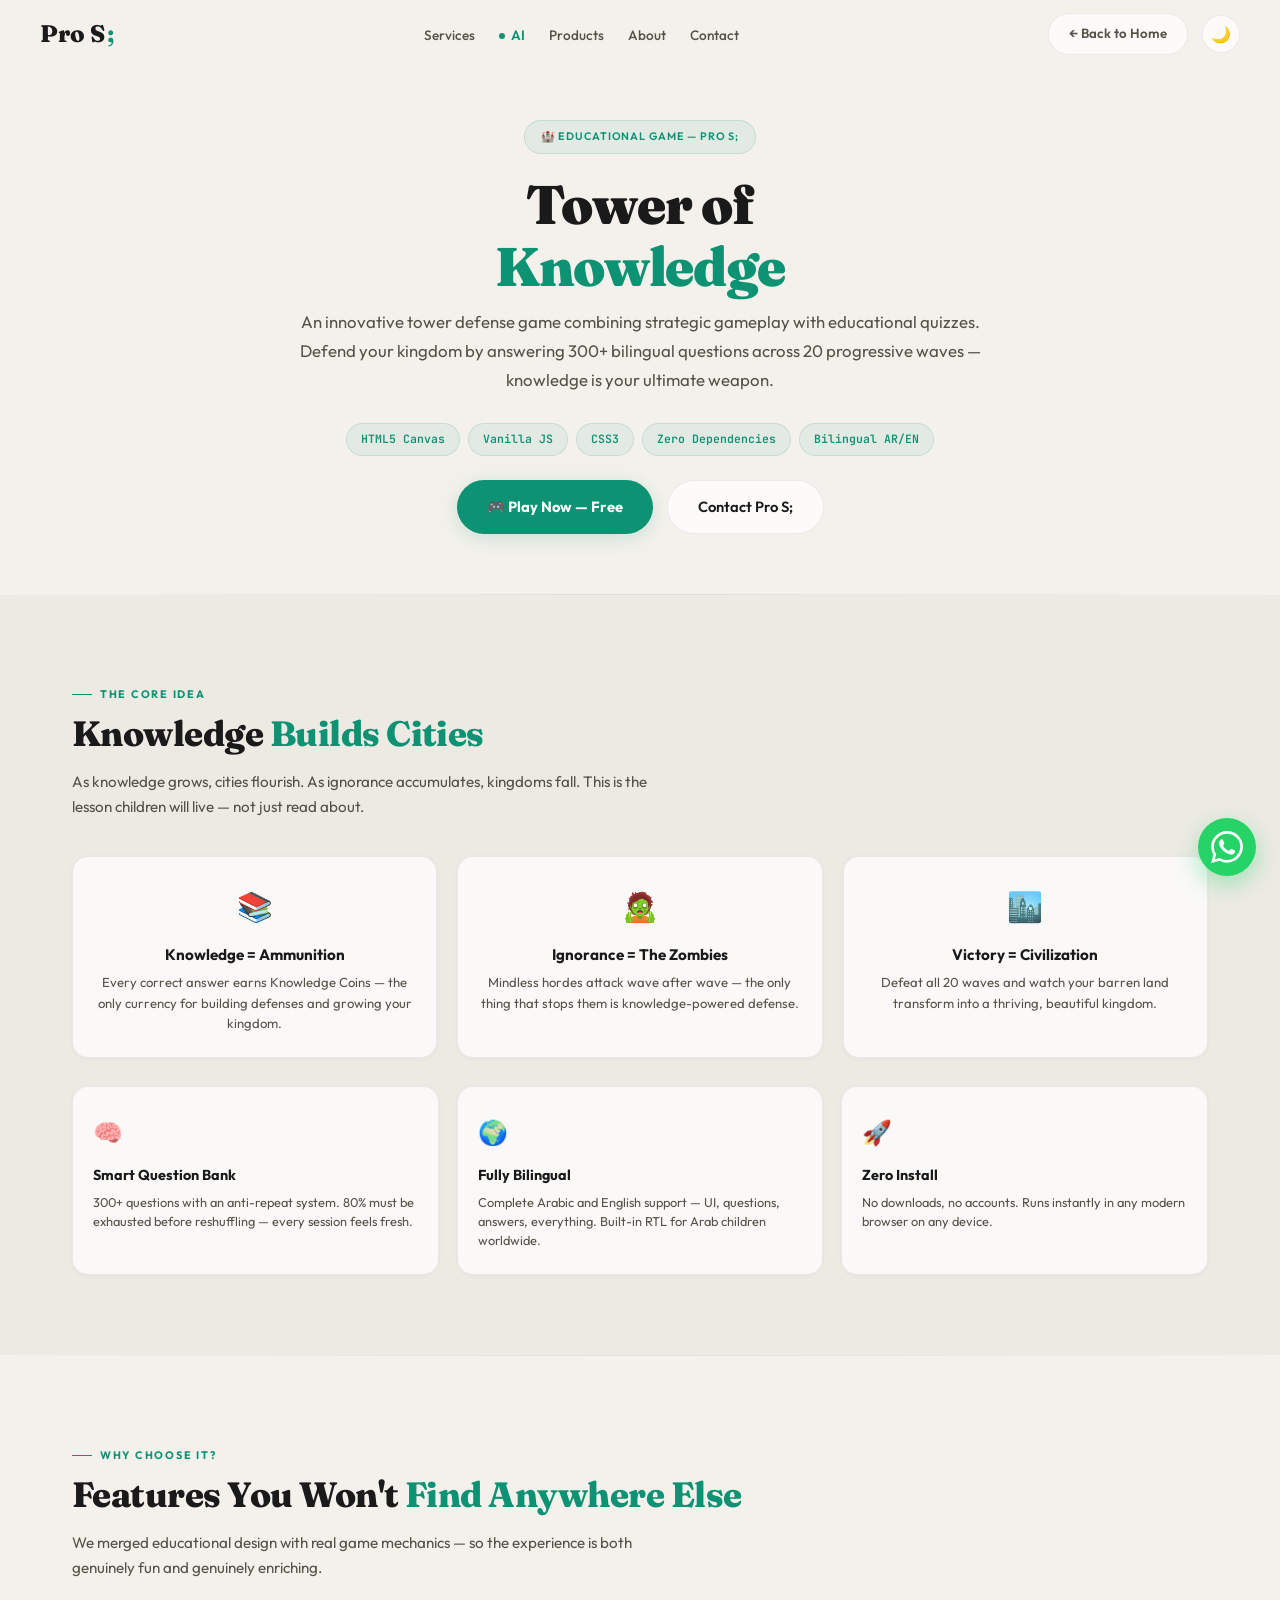
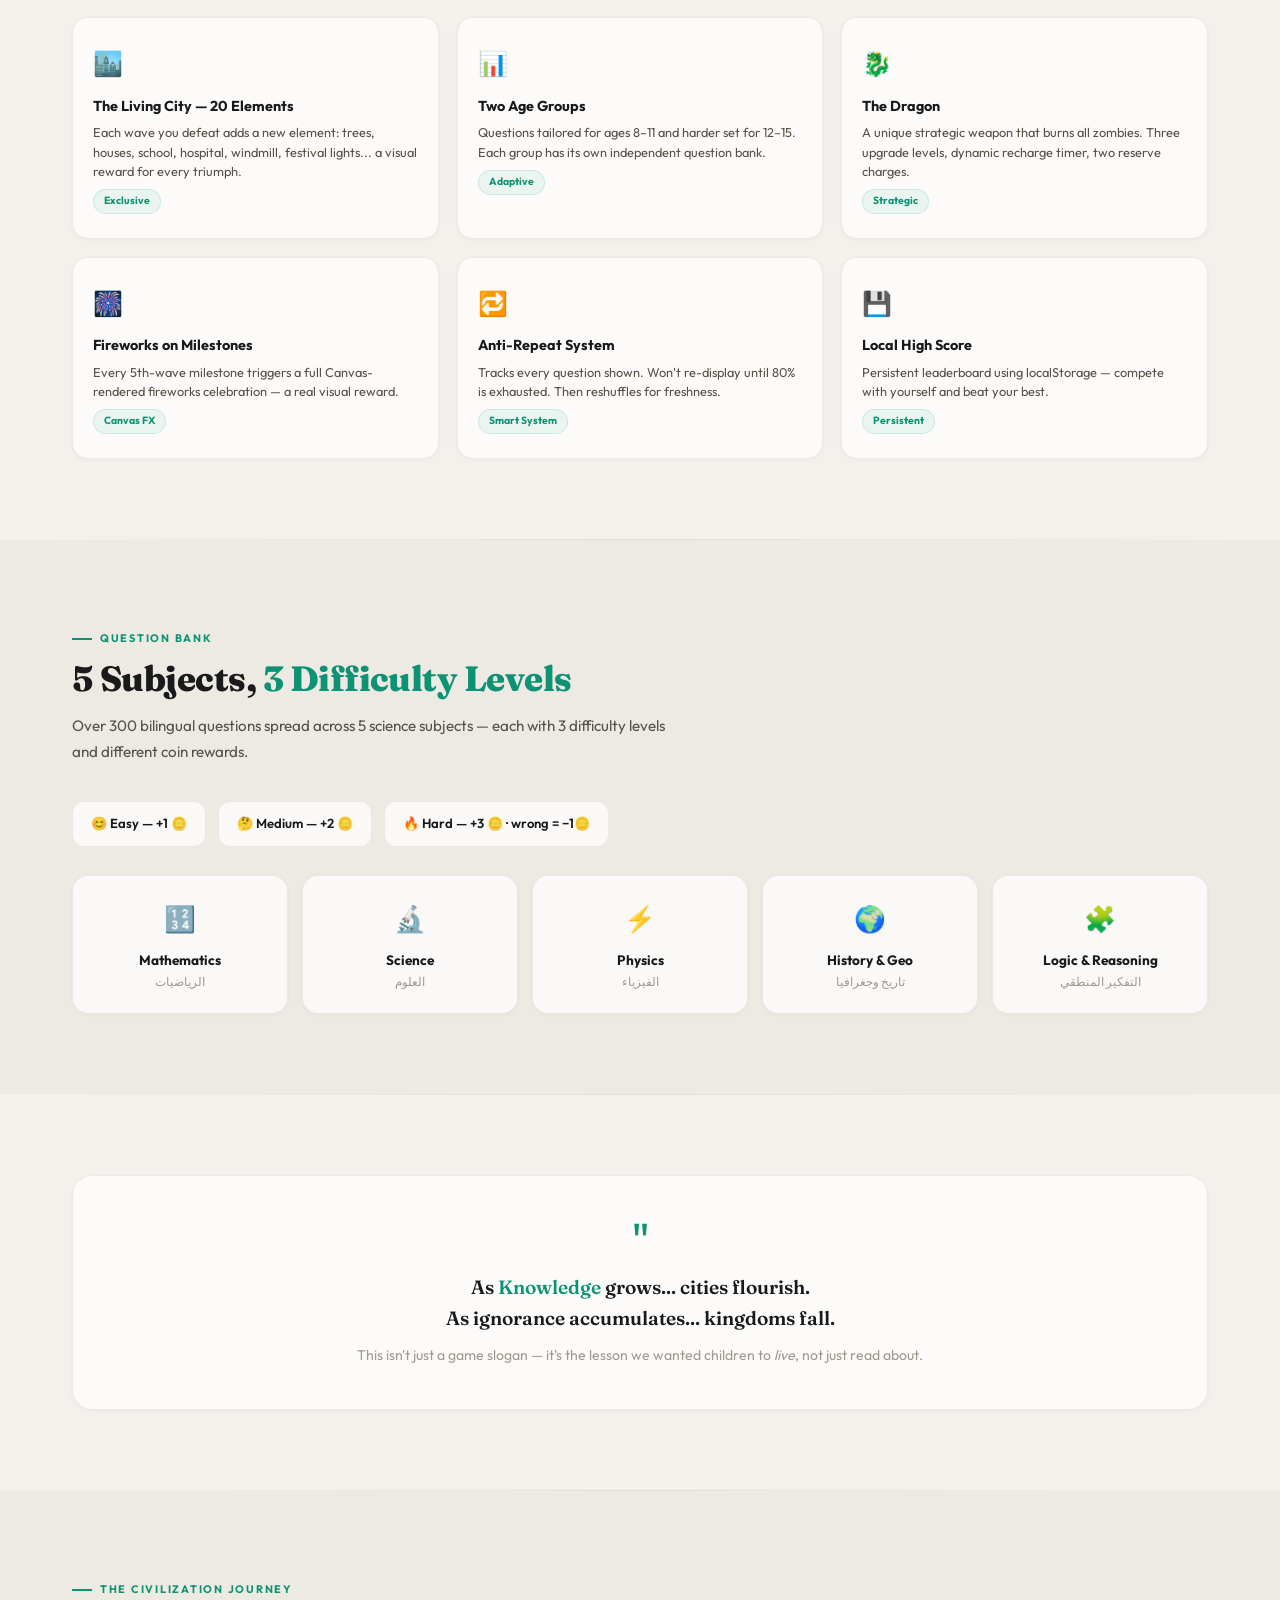
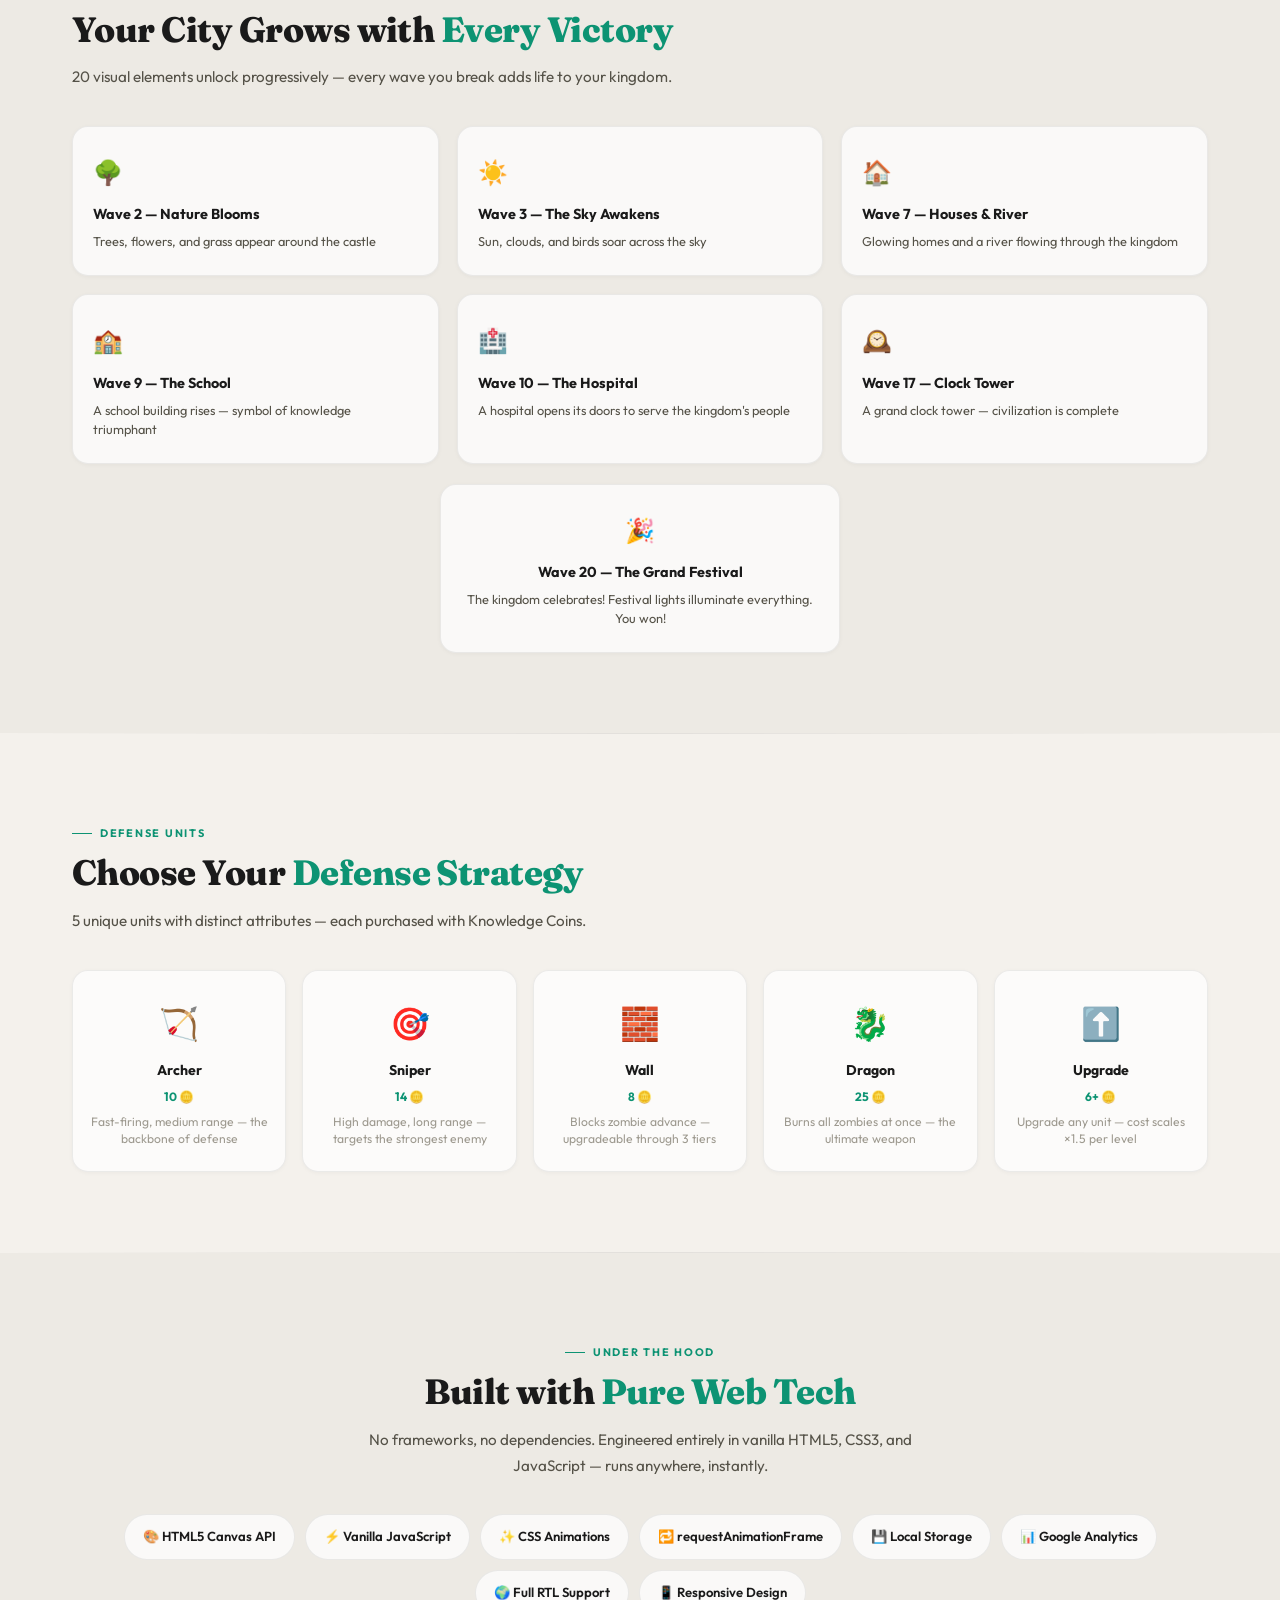
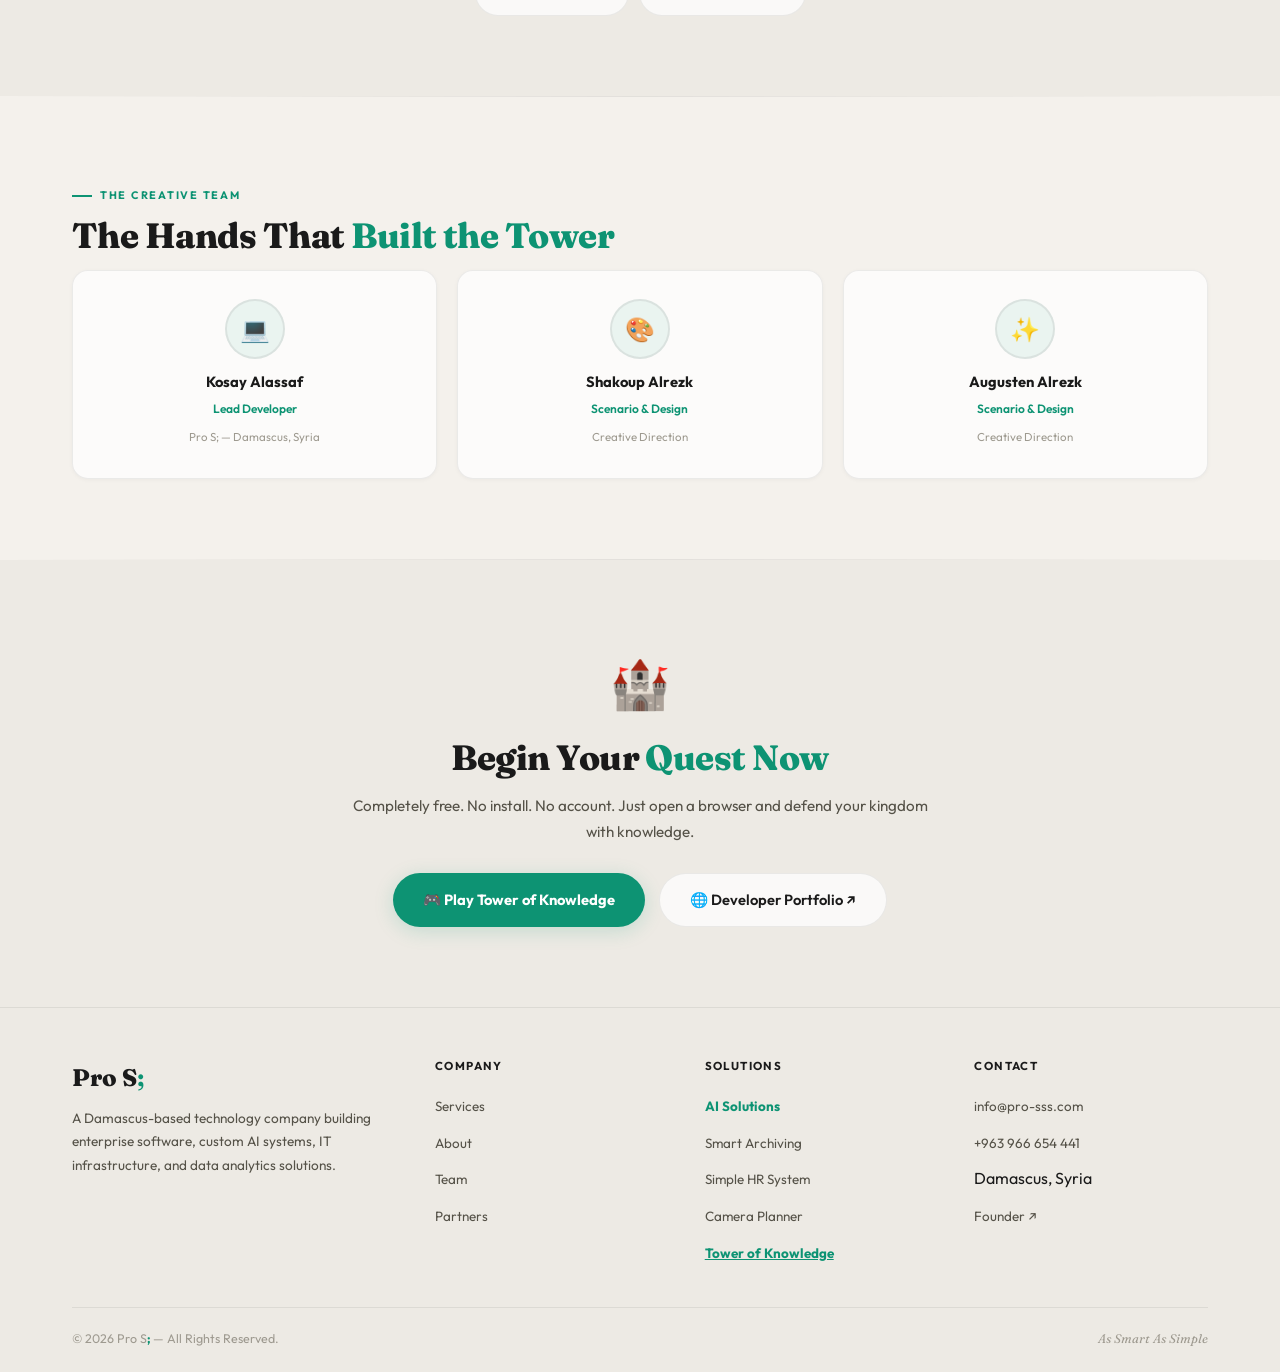
<file: tower-landing-en.html>
<!DOCTYPE html>
<html lang="en" dir="ltr">
<head>
<meta charset="UTF-8">
<meta name="viewport" content="width=device-width, initial-scale=1.0">

<title>Tower of Knowledge — Educational Tower Defense Game | Pro S;</title>
<meta name="description" content="Tower of Knowledge — an innovative tower defense game by Pro S;. Defend your kingdom by answering 300+ bilingual (AR/EN) questions across 20 progressive waves. Free, no install.">
<meta name="keywords" content="Tower of Knowledge, educational game, tower defense, bilingual quiz game, learn through play, free browser game, Pro S">
<meta name="robots" content="index,follow,max-image-preview:large">
<meta name="theme-color" content="#0d9373">
<link rel="canonical" href="https://kusaisssd.github.io/ProS-website/tower-landing-en.html">

<meta property="og:type" content="website">
<meta property="og:site_name" content="Pro S;">
<meta property="og:locale" content="en_US">
<meta property="og:title" content="Tower of Knowledge — Pro S;">
<meta property="og:description" content="A free educational tower defense game. 300+ bilingual questions, 20 waves, zero install.">
<meta property="og:url" content="https://kusaisssd.github.io/ProS-website/tower-landing-en.html">
<meta property="og:image" content="https://kusaisssd.github.io/ProS-website/assets/favicon.svg">

<meta name="twitter:card" content="summary">
<meta name="twitter:title" content="Tower of Knowledge — Pro S;">
<meta name="twitter:description" content="Defend your kingdom with knowledge — free bilingual tower defense game.">
<meta name="twitter:image" content="https://kusaisssd.github.io/ProS-website/assets/favicon.svg">

<link rel="icon" type="image/svg+xml" href="assets/favicon.svg">
<link rel="preconnect" href="https://fonts.googleapis.com">
<link rel="preconnect" href="https://fonts.gstatic.com" crossorigin>
<link href="https://fonts.googleapis.com/css2?family=Outfit:wght@300;400;500;600;700;800;900&family=Fraunces:ital,opsz,wght@0,9..144,400;500;600;700;800;900&family=JetBrains+Mono:wght@400;500&display=swap" rel="stylesheet">
<link rel="stylesheet" href="assets/styles.css">

<script type="application/ld+json">
{
  "@context": "https://schema.org",
  "@graph": [
    {
      "@type": "VideoGame",
      "name": "Tower of Knowledge",
      "alternateName": "برج المعرفة",
      "description": "An innovative tower defense game combining strategic gameplay with educational quizzes. Defend your kingdom by answering 300+ bilingual questions across 20 progressive waves.",
      "url": "https://kusaisssd.github.io/tower-of-knowledge/",
      "genre": ["Educational", "Tower Defense", "Strategy"],
      "applicationCategory": "GameApplication",
      "operatingSystem": "Web Browser",
      "playMode": "SinglePlayer",
      "inLanguage": ["en", "ar"],
      "publisher": {"@type":"Organization","name":"Pro S;","url":"https://kusaisssd.github.io/ProS-website/"},
      "author": [
        {"@type":"Person","name":"Kosay Alassaf","jobTitle":"Lead Developer"},
        {"@type":"Person","name":"Shakoup Alrezk","jobTitle":"Scenario & Design"},
        {"@type":"Person","name":"Augusten Alrezk","jobTitle":"Scenario & Design"}
      ],
      "offers": {"@type":"Offer","price":"0","priceCurrency":"USD","availability":"https://schema.org/InStock"}
    },
    {
      "@type": "BreadcrumbList",
      "itemListElement": [
        {"@type":"ListItem","position":1,"name":"Home","item":"https://kusaisssd.github.io/ProS-website/"},
        {"@type":"ListItem","position":2,"name":"Products","item":"https://kusaisssd.github.io/ProS-website/#products"},
        {"@type":"ListItem","position":3,"name":"Tower of Knowledge","item":"https://kusaisssd.github.io/ProS-website/tower-landing-en.html"}
      ]
    }
  ]
}
</script>
<style>
/* ===== Tower of Knowledge — page-specific styles ===== */
body{line-height:1.8}
section{padding:80px 0}
.st{font-size:clamp(1.6rem,3vw,2.2rem)}
.sd{font-size:.95rem;max-width:600px;margin-bottom:36px}

.geo-bg .gs:nth-child(1){width:350px;height:350px;background:var(--geo-1);top:8%;right:-5%;animation-duration:25s}
.geo-bg .gs:nth-child(2){width:250px;height:250px;border:1.5px solid var(--geo-s);top:35%;left:5%;animation-delay:-6s;animation-duration:22s}
.geo-bg .gs:nth-child(3){width:200px;height:200px;background:var(--geo-1);bottom:15%;right:10%;animation-delay:-12s;animation-duration:28s}

.concept-g{display:grid;grid-template-columns:repeat(3,1fr);gap:20px;margin-bottom:28px}
.concept{background:var(--surface);border:1px solid var(--border);border-radius:var(--r);padding:24px 20px;text-align:center;transition:all .3s;box-shadow:var(--s1)}
.concept:hover{transform:translateY(-3px);box-shadow:var(--s3);border-color:var(--ac-m)}
.concept-ico{font-size:1.8rem;margin-bottom:8px}
.concept h3{font-size:.95rem;font-weight:700;margin-bottom:4px}
.concept p{font-size:.82rem;color:var(--tx2);line-height:1.55}

.feat-grid{display:grid;grid-template-columns:repeat(3,1fr);gap:18px}
.feat{background:var(--surface);border:1px solid var(--border);border-radius:var(--r);padding:24px 20px;transition:all .3s;box-shadow:var(--s1)}
.feat:hover{transform:translateY(-3px);box-shadow:var(--s3);border-color:var(--ac-m)}
.feat-ico{font-size:1.5rem;margin-bottom:8px}
.feat h4{font-size:.9rem;font-weight:700;margin-bottom:4px}
.feat p{font-size:.8rem;color:var(--tx2);line-height:1.5}
.feat-chip{display:inline-block;padding:2px 10px;border-radius:50px;font-size:.65rem;font-weight:700;margin-top:8px;background:var(--ac-l);color:var(--ac);border:1px solid var(--ac-m)}

.subj-g{display:grid;grid-template-columns:repeat(5,1fr);gap:14px}
.subj{background:var(--surface);border:1px solid var(--border);border-radius:var(--r);padding:20px 14px;text-align:center;transition:all .3s;box-shadow:var(--s1)}
.subj:hover{transform:translateY(-3px);box-shadow:var(--s3);border-color:var(--ac-m)}
.subj-ico{font-size:1.6rem;display:block;margin-bottom:6px}
.subj h4{font-size:.85rem;font-weight:700}
.subj p{font-size:.72rem;color:var(--txm)}

.diff-row{display:flex;gap:12px;flex-wrap:wrap;margin-bottom:28px}
.diff{padding:10px 18px;border-radius:12px;background:var(--surface);border:1px solid var(--border);font-size:.82rem;font-weight:600;display:flex;align-items:center;gap:8px}

.units-g{display:grid;grid-template-columns:repeat(5,1fr);gap:16px}
.unit{background:var(--surface);border:1px solid var(--border);border-radius:var(--r);padding:24px 16px;text-align:center;transition:all .3s;box-shadow:var(--s1)}
.unit:hover{transform:translateY(-3px);box-shadow:var(--s3);border-color:var(--ac-m)}
.unit-ico{font-size:2rem;display:block;margin-bottom:6px}
.unit h4{font-size:.88rem;font-weight:700;margin-bottom:2px}
.unit-cost{font-size:.75rem;color:var(--ac);font-weight:700;margin-bottom:6px}
.unit p{font-size:.76rem;color:var(--txm);line-height:1.4}

.tech-pills{display:flex;gap:10px;flex-wrap:wrap;justify-content:center}
.tech-pill{padding:10px 18px;border-radius:50px;background:var(--surface);border:1px solid var(--border);font-size:.82rem;font-weight:600;display:flex;align-items:center;gap:8px;transition:all .2s}
.tech-pill:hover{border-color:var(--ac);color:var(--ac)}

.quote-box{text-align:center;padding:40px;background:var(--surface);border:1px solid var(--border);border-radius:20px;box-shadow:var(--s1)}
.quote-box .qm{font-size:3rem;color:var(--ac);line-height:1;margin-bottom:8px}
.quote-box p{font-family:var(--fd);font-size:1.2rem;font-weight:600;line-height:1.6}
.quote-box p em{font-style:normal;color:var(--ac)}
.quote-box .qsub{font-family:var(--f);font-size:.88rem;color:var(--txm);font-weight:400;margin-top:10px}

.team-g{display:grid;grid-template-columns:repeat(3,1fr);gap:20px}
.tm{background:var(--surface);border:1px solid var(--border);border-radius:var(--r);padding:28px 22px;text-align:center;transition:all .3s;box-shadow:var(--s1)}
.tm:hover{transform:translateY(-3px);box-shadow:var(--s3);border-color:var(--ac-m)}
.tm-a{width:60px;height:60px;border-radius:50%;display:flex;align-items:center;justify-content:center;font-size:1.5rem;margin:0 auto 10px;border:2px solid var(--border);background:var(--ac-l)}
.tm h4{font-size:.92rem;font-weight:700;margin-bottom:2px}
.tm-r{font-size:.75rem;color:var(--ac);font-weight:600;display:block;margin-bottom:2px}
.tm-c{font-size:.72rem;color:var(--txm)}

@media(max-width:1024px){.concept-g,.feat-grid,.team-g{grid-template-columns:1fr 1fr}.units-g,.subj-g{grid-template-columns:repeat(3,1fr)}}
@media(max-width:768px){.concept-g,.feat-grid,.team-g,.units-g,.subj-g{grid-template-columns:1fr}}
</style>
</head>
<body data-layout="sub" data-page="tower">
<div class="geo-bg"><div class="gs"></div><div class="gs"></div><div class="gs"></div></div>
<div class="dot-grid"></div>

<nav id="nav" aria-label="Main navigation"></nav>

<main id="main">
<section class="p-hero">
  <div class="ctn">
    <div class="p-hero-badge">🏰 Educational Game — Pro S;</div>
    <h1>Tower of<br><em>Knowledge</em></h1>
    <p class="p-hero-sub">An innovative tower defense game combining strategic gameplay with educational quizzes. Defend your kingdom by answering 300+ bilingual questions across 20 progressive waves — knowledge is your ultimate weapon.</p>
    <div class="p-hero-tags"><span class="p-hero-tag">HTML5 Canvas</span><span class="p-hero-tag">Vanilla JS</span><span class="p-hero-tag">CSS3</span><span class="p-hero-tag">Zero Dependencies</span><span class="p-hero-tag">Bilingual AR/EN</span></div>
    <div class="hero-btns">
      <a href="https://kusaisssd.github.io/tower-of-knowledge/" target="_blank" rel="noopener" class="bp">🎮 Play Now — Free</a>
      <a href="index.html#contact" class="bsb">Contact Pro S;</a>
    </div>
  </div>
</section>
<div class="dv"></div>

<section class="s-alt">
  <div class="ctn">
    <span class="sl">The Core Idea</span>
    <h2 class="st">Knowledge <em>Builds Cities</em></h2>
    <p class="sd">As knowledge grows, cities flourish. As ignorance accumulates, kingdoms fall. This is the lesson children will live — not just read about.</p>
    <div class="concept-g">
      <div class="concept rv"><div class="concept-ico">📚</div><h3>Knowledge = Ammunition</h3><p>Every correct answer earns Knowledge Coins — the only currency for building defenses and growing your kingdom.</p></div>
      <div class="concept rv d1"><div class="concept-ico">🧟</div><h3>Ignorance = The Zombies</h3><p>Mindless hordes attack wave after wave — the only thing that stops them is knowledge-powered defense.</p></div>
      <div class="concept rv d2"><div class="concept-ico">🏙️</div><h3>Victory = Civilization</h3><p>Defeat all 20 waves and watch your barren land transform into a thriving, beautiful kingdom.</p></div>
    </div>
    <div class="feat-grid">
      <div class="feat rv"><div class="feat-ico">🧠</div><h4>Smart Question Bank</h4><p>300+ questions with an anti-repeat system. 80% must be exhausted before reshuffling — every session feels fresh.</p></div>
      <div class="feat rv d1"><div class="feat-ico">🌍</div><h4>Fully Bilingual</h4><p>Complete Arabic and English support — UI, questions, answers, everything. Built-in RTL for Arab children worldwide.</p></div>
      <div class="feat rv d2"><div class="feat-ico">🚀</div><h4>Zero Install</h4><p>No downloads, no accounts. Runs instantly in any modern browser on any device.</p></div>
    </div>
  </div>
</section>
<div class="dv"></div>

<section>
  <div class="ctn">
    <span class="sl">Why Choose It?</span>
    <h2 class="st">Features You Won't <em>Find Anywhere Else</em></h2>
    <p class="sd">We merged educational design with real game mechanics — so the experience is both genuinely fun and genuinely enriching.</p>
    <div class="feat-grid">
      <div class="feat rv"><div class="feat-ico">🏙️</div><h4>The Living City — 20 Elements</h4><p>Each wave you defeat adds a new element: trees, houses, school, hospital, windmill, festival lights... a visual reward for every triumph.</p><span class="feat-chip">Exclusive</span></div>
      <div class="feat rv d1"><div class="feat-ico">📊</div><h4>Two Age Groups</h4><p>Questions tailored for ages 8–11 and harder set for 12–15. Each group has its own independent question bank.</p><span class="feat-chip">Adaptive</span></div>
      <div class="feat rv d2"><div class="feat-ico">🐉</div><h4>The Dragon</h4><p>A unique strategic weapon that burns all zombies. Three upgrade levels, dynamic recharge timer, two reserve charges.</p><span class="feat-chip">Strategic</span></div>
      <div class="feat rv"><div class="feat-ico">🎆</div><h4>Fireworks on Milestones</h4><p>Every 5th-wave milestone triggers a full Canvas-rendered fireworks celebration — a real visual reward.</p><span class="feat-chip">Canvas FX</span></div>
      <div class="feat rv d1"><div class="feat-ico">🔁</div><h4>Anti-Repeat System</h4><p>Tracks every question shown. Won't re-display until 80% is exhausted. Then reshuffles for freshness.</p><span class="feat-chip">Smart System</span></div>
      <div class="feat rv d2"><div class="feat-ico">💾</div><h4>Local High Score</h4><p>Persistent leaderboard using localStorage — compete with yourself and beat your best.</p><span class="feat-chip">Persistent</span></div>
    </div>
  </div>
</section>
<div class="dv"></div>

<section class="s-alt">
  <div class="ctn">
    <span class="sl">Question Bank</span>
    <h2 class="st">5 Subjects, <em>3 Difficulty Levels</em></h2>
    <p class="sd">Over 300 bilingual questions spread across 5 science subjects — each with 3 difficulty levels and different coin rewards.</p>
    <div class="diff-row">
      <div class="diff">😊 Easy — +1 🪙</div>
      <div class="diff">🤔 Medium — +2 🪙</div>
      <div class="diff">🔥 Hard — +3 🪙 · wrong = −1🪙</div>
    </div>
    <div class="subj-g">
      <div class="subj rv"><span class="subj-ico">🔢</span><h4>Mathematics</h4><p>الرياضيات</p></div>
      <div class="subj rv d1"><span class="subj-ico">🔬</span><h4>Science</h4><p>العلوم</p></div>
      <div class="subj rv d2"><span class="subj-ico">⚡</span><h4>Physics</h4><p>الفيزياء</p></div>
      <div class="subj rv d3"><span class="subj-ico">🌍</span><h4>History & Geo</h4><p>تاريخ وجغرافيا</p></div>
      <div class="subj rv d4"><span class="subj-ico">🧩</span><h4>Logic & Reasoning</h4><p>التفكير المنطقي</p></div>
    </div>
  </div>
</section>
<div class="dv"></div>

<section>
  <div class="ctn">
    <div class="quote-box rv">
      <div class="qm">"</div>
      <p>As <em>Knowledge</em> grows... cities flourish.<br>As ignorance accumulates... kingdoms fall.</p>
      <div class="qsub">This isn't just a game slogan — it's the lesson we wanted children to <em>live</em>, not just read about.</div>
    </div>
  </div>
</section>
<div class="dv"></div>

<section class="s-alt">
  <div class="ctn">
    <span class="sl">The Civilization Journey</span>
    <h2 class="st">Your City Grows with <em>Every Victory</em></h2>
    <p class="sd">20 visual elements unlock progressively — every wave you break adds life to your kingdom.</p>
    <div class="feat-grid">
      <div class="feat rv"><div class="feat-ico">🌳</div><h4>Wave 2 — Nature Blooms</h4><p>Trees, flowers, and grass appear around the castle</p></div>
      <div class="feat rv d1"><div class="feat-ico">☀️</div><h4>Wave 3 — The Sky Awakens</h4><p>Sun, clouds, and birds soar across the sky</p></div>
      <div class="feat rv d2"><div class="feat-ico">🏠</div><h4>Wave 7 — Houses & River</h4><p>Glowing homes and a river flowing through the kingdom</p></div>
      <div class="feat rv"><div class="feat-ico">🏫</div><h4>Wave 9 — The School</h4><p>A school building rises — symbol of knowledge triumphant</p></div>
      <div class="feat rv d1"><div class="feat-ico">🏥</div><h4>Wave 10 — The Hospital</h4><p>A hospital opens its doors to serve the kingdom's people</p></div>
      <div class="feat rv d2"><div class="feat-ico">🕰️</div><h4>Wave 17 — Clock Tower</h4><p>A grand clock tower — civilization is complete</p></div>
    </div>
    <div style="text-align:center;margin-top:20px">
      <div class="feat rv" style="display:inline-block;max-width:400px"><div class="feat-ico">🎉</div><h4>Wave 20 — The Grand Festival</h4><p>The kingdom celebrates! Festival lights illuminate everything. You won!</p></div>
    </div>
  </div>
</section>
<div class="dv"></div>

<section>
  <div class="ctn">
    <span class="sl">Defense Units</span>
    <h2 class="st">Choose Your <em>Defense Strategy</em></h2>
    <p class="sd">5 unique units with distinct attributes — each purchased with Knowledge Coins.</p>
    <div class="units-g">
      <div class="unit rv"><span class="unit-ico">🏹</span><h4>Archer</h4><div class="unit-cost">10 🪙</div><p>Fast-firing, medium range — the backbone of defense</p></div>
      <div class="unit rv d1"><span class="unit-ico">🎯</span><h4>Sniper</h4><div class="unit-cost">14 🪙</div><p>High damage, long range — targets the strongest enemy</p></div>
      <div class="unit rv d2"><span class="unit-ico">🧱</span><h4>Wall</h4><div class="unit-cost">8 🪙</div><p>Blocks zombie advance — upgradeable through 3 tiers</p></div>
      <div class="unit rv d3"><span class="unit-ico">🐉</span><h4>Dragon</h4><div class="unit-cost">25 🪙</div><p>Burns all zombies at once — the ultimate weapon</p></div>
      <div class="unit rv d4"><span class="unit-ico">⬆️</span><h4>Upgrade</h4><div class="unit-cost">6+ 🪙</div><p>Upgrade any unit — cost scales ×1.5 per level</p></div>
    </div>
  </div>
</section>
<div class="dv"></div>

<section class="s-alt">
  <div class="ctn">
    <div style="text-align:center">
      <span class="sl" style="justify-content:center">Under the Hood</span>
      <h2 class="st">Built with <em>Pure Web Tech</em></h2>
      <p class="sd" style="margin:0 auto 36px;text-align:center">No frameworks, no dependencies. Engineered entirely in vanilla HTML5, CSS3, and JavaScript — runs anywhere, instantly.</p>
    </div>
    <div class="tech-pills">
      <div class="tech-pill">🎨 HTML5 Canvas API</div>
      <div class="tech-pill">⚡ Vanilla JavaScript</div>
      <div class="tech-pill">✨ CSS Animations</div>
      <div class="tech-pill">🔁 requestAnimationFrame</div>
      <div class="tech-pill">💾 Local Storage</div>
      <div class="tech-pill">📊 Google Analytics</div>
      <div class="tech-pill">🌍 Full RTL Support</div>
      <div class="tech-pill">📱 Responsive Design</div>
    </div>
  </div>
</section>
<div class="dv"></div>

<section>
  <div class="ctn">
    <span class="sl">The Creative Team</span>
    <h2 class="st">The Hands That <em>Built the Tower</em></h2>
    <div class="team-g">
      <div class="tm rv"><div class="tm-a">💻</div><h4>Kosay Alassaf</h4><span class="tm-r">Lead Developer</span><span class="tm-c">Pro S; — Damascus, Syria</span></div>
      <div class="tm rv d1"><div class="tm-a">🎨</div><h4>Shakoup Alrezk</h4><span class="tm-r">Scenario & Design</span><span class="tm-c">Creative Direction</span></div>
      <div class="tm rv d2"><div class="tm-a">✨</div><h4>Augusten Alrezk</h4><span class="tm-r">Scenario & Design</span><span class="tm-c">Creative Direction</span></div>
    </div>
  </div>
</section>
<div class="dv"></div>

<section class="s-alt">
  <div class="ctn" style="text-align:center">
    <div style="font-size:3rem;margin-bottom:12px">🏰</div>
    <h2 class="st" style="text-align:center">Begin Your <em>Quest Now</em></h2>
    <p class="sd" style="margin:0 auto 28px;text-align:center">Completely free. No install. No account. Just open a browser and defend your kingdom with knowledge.</p>
    <div class="hero-btns">
      <a href="https://kusaisssd.github.io/tower-of-knowledge/" target="_blank" rel="noopener" class="bp">🎮 Play Tower of Knowledge</a>
      <a href="https://kosayalassaf.github.io/" target="_blank" rel="noopener" class="bsb">🌐 Developer Portfolio ↗</a>
    </div>
  </div>
</section>

</main>

<footer id="ft" aria-label="Site footer"></footer>

<script src="assets/main.js" defer></script>
</body>
</html>
</file>
<file: assets/styles.css>
/* ===========================================
   Pro S; — Shared Visual Identity
   As Smart As Simple
   =========================================== */

:root{
  /* Brand */
  --bg-0:#f4f1ec;--bg-1:#faf8f5;--bg-2:#edeae4;--bg-3:#e2dfd8;
  --surface:rgba(255,255,255,.72);--surface-s:#ffffff;
  --border:rgba(0,0,0,.07);--border-l:rgba(0,0,0,.04);
  --tx:#1a1a1a;--tx2:#555248;--txm:#9e9a90;
  --ac:#0d9373;--ac-l:rgba(13,147,115,.07);--ac-m:rgba(13,147,115,.14);--ac-g:rgba(13,147,115,.18);
  --ac-deep:#087a5e;--ac-soft:#3ab89a;--teal-dark:#065c47;
  /* Shadows */
  --s1:0 1px 4px rgba(0,0,0,.04);--s3:0 12px 36px rgba(0,0,0,.07);--s4:0 20px 50px rgba(0,0,0,.09);
  /* Radii */
  --r:16px;--rs:10px;
  /* Fonts */
  --f:'Outfit',sans-serif;--fd:'Fraunces',serif;--fm:'JetBrains Mono',monospace;
  /* Decorative */
  --geo-1:rgba(13,147,115,.04);--geo-2:rgba(13,147,115,.025);--geo-3:rgba(8,122,94,.03);--geo-s:rgba(0,0,0,.04);
}
[lang="ar"]:root,[dir="rtl"]:root{--f:'Noto Sans Arabic','Outfit',sans-serif}
[data-theme="dark"]{
  --bg-0:#0e1117;--bg-1:#151921;--bg-2:#1c212d;--bg-3:#262d3d;
  --surface:rgba(255,255,255,.04);--surface-s:#1c212d;
  --border:rgba(255,255,255,.07);--border-l:rgba(255,255,255,.04);
  --tx:#eae8e3;--tx2:rgba(234,232,227,.6);--txm:rgba(234,232,227,.3);
  --ac-l:rgba(13,147,115,.1);--ac-m:rgba(13,147,115,.18);--ac-g:rgba(13,147,115,.25);
  --s1:0 1px 4px rgba(0,0,0,.2);--s3:0 12px 36px rgba(0,0,0,.35);--s4:0 20px 50px rgba(0,0,0,.45);
  --geo-1:rgba(13,147,115,.06);--geo-2:rgba(13,147,115,.04);--geo-3:rgba(8,122,94,.04);--geo-s:rgba(255,255,255,.03);
}

/* Reset */
*,*::before,*::after{margin:0;padding:0;box-sizing:border-box}
html{scroll-behavior:smooth}
body{font-family:var(--f);background:var(--bg-0);color:var(--tx);overflow-x:hidden;-webkit-font-smoothing:antialiased;transition:background .5s,color .5s;line-height:1.7}
::selection{background:var(--ac);color:#fff}
::-webkit-scrollbar{width:5px}
::-webkit-scrollbar-track{background:var(--bg-0)}
::-webkit-scrollbar-thumb{background:var(--ac);border-radius:3px}
img{max-width:100%;display:block}
a{color:inherit}

/* Layout */
.ctn{max-width:1200px;margin:0 auto;padding:0 32px}

/* Animated background */
.geo-bg{position:fixed;inset:0;pointer-events:none;z-index:0;overflow:hidden}
.gs{position:absolute;border-radius:50%;opacity:0;animation:gF 22s ease-in-out infinite}
.gs.sq{border-radius:20%}
@keyframes gF{
  0%{opacity:0;transform:translateY(30px) rotate(0deg) scale(.9)}
  15%{opacity:1}
  50%{transform:translateY(-20px) rotate(90deg) scale(1.05)}
  85%{opacity:1}
  100%{opacity:0;transform:translateY(30px) rotate(180deg) scale(.9)}
}
.dot-grid{position:fixed;inset:0;pointer-events:none;z-index:0;background-image:radial-gradient(circle,var(--geo-s) 1px,transparent 1px);background-size:48px 48px;opacity:.5}

/* Reveal animation */
.rv{opacity:0;transform:translateY(32px);transition:opacity .7s cubic-bezier(.16,1,.3,1),transform .7s cubic-bezier(.16,1,.3,1)}
.rv.vis{opacity:1;transform:translateY(0)}
.d1{transition-delay:.08s}.d2{transition-delay:.16s}.d3{transition-delay:.24s}.d4{transition-delay:.32s}

/* Skip-to-content link (a11y) */
.skip-link{position:absolute;left:8px;top:-40px;background:var(--ac);color:#fff;padding:8px 14px;border-radius:8px;font-size:.85rem;font-weight:600;text-decoration:none;z-index:9999;transition:top .2s}
.skip-link:focus{top:8px}

/* Navigation (shared) */
.nav{position:fixed;top:0;left:0;right:0;z-index:900;padding:0 32px;background:transparent;transition:background .4s,box-shadow .4s}
.nav.sc{background:color-mix(in srgb,var(--bg-0) 80%,transparent);backdrop-filter:blur(20px) saturate(1.2);box-shadow:0 1px 0 var(--border)}
.nav-in{max-width:1200px;margin:0 auto;display:flex;align-items:center;justify-content:space-between;height:68px;gap:18px}
.n-logo{display:flex;align-items:baseline;gap:2px;text-decoration:none;font-family:var(--fd);font-size:1.5rem;font-weight:800;color:var(--tx);flex-shrink:0}
.n-logo b{color:var(--ac)}
.n-tag{font-family:var(--f);font-size:.58rem;font-weight:500;color:var(--txm);letter-spacing:.12em;text-transform:uppercase;margin-inline-start:10px}
.nav-r{display:flex;align-items:center;gap:14px}
.n-links{display:flex;gap:24px;list-style:none;align-items:center}
.n-links a{color:var(--tx2);text-decoration:none;font-size:.85rem;font-weight:500;transition:color .2s}
.n-links a:hover{color:var(--ac)}
.n-links a.nav-ai{color:var(--ac);font-weight:600;position:relative}
.n-links a.nav-ai::before{content:'';width:6px;height:6px;border-radius:50%;background:var(--ac);display:inline-block;margin-inline-end:6px;animation:bk 2s ease-in-out infinite;vertical-align:middle}
@keyframes bk{0%,100%{opacity:1}50%{opacity:.3}}
.t-btn{width:38px;height:38px;border-radius:50%;border:1.5px solid var(--border);background:var(--surface);color:var(--tx2);font-size:1rem;cursor:pointer;display:flex;align-items:center;justify-content:center;transition:all .3s}
.t-btn:hover{border-color:var(--ac);color:var(--ac);background:var(--ac-l)}
.back-btn{padding:8px 20px;border-radius:50px;border:1.5px solid var(--border);background:var(--surface);color:var(--tx2);font-size:.83rem;font-weight:600;text-decoration:none;transition:all .25s;font-family:var(--f);white-space:nowrap}
.back-btn:hover{border-color:var(--ac);color:var(--ac);background:var(--ac-l)}
.lang-btn{display:inline-flex;align-items:center;justify-content:center;height:38px;padding:0 14px;border-radius:50px;border:1.5px solid var(--border);background:var(--surface);color:var(--tx2);font-size:.78rem;font-weight:700;text-decoration:none;transition:all .3s;font-family:var(--fm);letter-spacing:.04em;white-space:nowrap}
.lang-btn:hover{border-color:var(--ac);color:var(--ac);background:var(--ac-l)}
.n-cta{padding:9px 22px;background:var(--ac);color:#fff;font-weight:600;font-size:.84rem;border-radius:50px;text-decoration:none;transition:all .25s;box-shadow:0 2px 12px var(--ac-g);white-space:nowrap}
.n-cta:hover{transform:translateY(-2px);box-shadow:0 6px 24px var(--ac-g);color:#fff}
.mob-t{display:none;background:none;border:none;color:var(--tx);font-size:1.4rem;cursor:pointer}

/* Buttons */
.bp{display:inline-flex;align-items:center;gap:8px;padding:13px 30px;background:var(--ac);color:#fff;font-weight:700;font-size:.92rem;border-radius:50px;text-decoration:none;transition:all .25s;box-shadow:0 4px 20px var(--ac-g);font-family:var(--f)}
.bp:hover{transform:translateY(-3px);box-shadow:0 10px 32px var(--ac-g);color:#fff}
.bsb{display:inline-flex;align-items:center;gap:8px;padding:13px 30px;border:1.5px solid var(--border);color:var(--tx);font-weight:600;font-size:.92rem;border-radius:50px;text-decoration:none;transition:all .25s;background:var(--surface);font-family:var(--f)}
.bsb:hover{border-color:var(--ac);color:var(--ac);background:var(--ac-l)}

/* Sections */
section{padding:96px 0;position:relative;z-index:1}
.s-alt{background:var(--bg-2)}
.sl{display:inline-flex;align-items:center;gap:8px;font-size:.68rem;font-weight:700;color:var(--ac);letter-spacing:.16em;text-transform:uppercase;margin-bottom:10px}
.sl::before{content:'';width:20px;height:1.5px;background:var(--ac)}
.st{font-family:var(--fd);font-size:clamp(1.8rem,3.5vw,2.5rem);font-weight:800;line-height:1.15;margin-bottom:14px;letter-spacing:-.015em}
.st em{font-style:normal;color:var(--ac)}
.sd{font-size:.98rem;color:var(--tx2);line-height:1.7;max-width:580px;margin-bottom:44px}
.dv{height:1px;position:relative;z-index:1;background:linear-gradient(90deg,transparent,var(--border),transparent)}

/* Sub-page hero (used on all detail pages) */
.p-hero{position:relative;z-index:1;padding:120px 0 60px;text-align:center}
.p-hero-badge{display:inline-flex;align-items:center;gap:8px;padding:6px 16px;border:1px solid var(--ac-m);border-radius:50px;font-size:.68rem;font-weight:600;color:var(--ac);letter-spacing:.08em;text-transform:uppercase;margin-bottom:20px;background:var(--ac-l)}
.p-hero h1{font-family:var(--fd);font-size:clamp(2rem,4.5vw,3.4rem);font-weight:900;line-height:1.15;margin-bottom:8px;letter-spacing:-.02em}
.p-hero h1 em{font-style:normal;color:var(--ac)}
.p-hero-sub{font-size:1.05rem;color:var(--tx2);max-width:700px;margin:0 auto 28px;line-height:1.75}
.p-hero-tags{display:flex;gap:8px;justify-content:center;flex-wrap:wrap;margin-bottom:24px}
.p-hero-tag{padding:5px 14px;border-radius:50px;font-size:.72rem;font-weight:600;font-family:var(--fm);background:var(--ac-l);color:var(--ac);border:1px solid var(--ac-m)}
.hero-btns{display:flex;gap:14px;justify-content:center;flex-wrap:wrap}

/* Footer (shared) */
.ft{padding:48px 0 22px;border-top:1px solid var(--border);background:var(--bg-2);position:relative;z-index:1}
.ft-grid{display:grid;grid-template-columns:1.4fr 1fr 1fr 1fr;gap:36px;margin-bottom:32px}
.ft-brand .ft-logo{font-family:var(--fd);font-size:1.5rem;font-weight:800;color:var(--tx);text-decoration:none;display:inline-block;margin-bottom:8px}
.ft-brand .ft-logo b{color:var(--ac)}
.ft-brand p{font-size:.85rem;color:var(--tx2);line-height:1.7;max-width:300px}
.ft-col h5{font-size:.72rem;font-weight:700;color:var(--tx);text-transform:uppercase;letter-spacing:.12em;margin-bottom:14px}
.ft-col ul{list-style:none}
.ft-col li{margin-bottom:8px}
.ft-col a{color:var(--tx2);text-decoration:none;font-size:.84rem;transition:color .2s;line-height:1.5}
.ft-col a:hover{color:var(--ac)}
.ft-bottom{padding-top:20px;border-top:1px solid var(--border);display:flex;justify-content:space-between;align-items:center;flex-wrap:wrap;gap:12px;font-size:.78rem;color:var(--txm)}
.ft-bottom b{color:var(--ac)}
.ft-bottom .ft-tag{font-family:var(--fd);font-style:italic}

/* Responsive */
@media(max-width:1024px){
  .ft-grid{grid-template-columns:1fr 1fr;gap:28px}
}
@media(max-width:768px){
  .ctn{padding:0 20px}
  .n-links{display:none}
  .mob-t{display:block}
  .n-links.op{display:flex;flex-direction:column;position:fixed;top:68px;left:0;right:0;background:color-mix(in srgb,var(--bg-0) 95%,transparent);backdrop-filter:blur(16px);padding:20px;gap:16px;border-bottom:1px solid var(--border);z-index:901}
  section{padding:60px 0}
  .p-hero{padding:90px 0 40px}
  .ft-grid{grid-template-columns:1fr;gap:24px}
  .ft-bottom{flex-direction:column;text-align:center}
}

/* Floating WhatsApp button (injected on every page) */
.wa-btn{position:fixed;bottom:24px;right:24px;width:58px;height:58px;border-radius:50%;background:#25D366;color:#fff;display:flex;align-items:center;justify-content:center;text-decoration:none;box-shadow:0 8px 24px rgba(37,211,102,.4);z-index:950;transition:transform .3s,box-shadow .3s;animation:wa-pulse 2.5s ease-in-out infinite}
.wa-btn:hover{transform:scale(1.08);box-shadow:0 14px 36px rgba(37,211,102,.55);animation-play-state:paused;color:#fff}
.wa-btn:active{transform:scale(.95)}
.wa-btn svg{width:32px;height:32px;fill:#fff}
[dir="rtl"] .wa-btn{right:auto;left:24px}
.wa-tip{position:absolute;right:calc(100% + 14px);top:50%;transform:translateY(-50%);background:var(--tx);color:var(--bg-0);padding:8px 14px;border-radius:10px;font-size:.8rem;font-weight:600;white-space:nowrap;opacity:0;pointer-events:none;transition:opacity .2s,transform .2s;font-family:var(--f);box-shadow:var(--s3)}
.wa-tip::after{content:'';position:absolute;left:100%;top:50%;transform:translateY(-50%);border:6px solid transparent;border-left-color:var(--tx)}
[dir="rtl"] .wa-tip{right:auto;left:calc(100% + 14px)}
[dir="rtl"] .wa-tip::after{left:auto;right:100%;border-left-color:transparent;border-right-color:var(--tx)}
.wa-btn:hover .wa-tip{opacity:1;transform:translateY(-50%) translateX(-4px)}
[dir="rtl"] .wa-btn:hover .wa-tip{transform:translateY(-50%) translateX(4px)}
@keyframes wa-pulse{0%,100%{box-shadow:0 8px 24px rgba(37,211,102,.4),0 0 0 0 rgba(37,211,102,.45)}50%{box-shadow:0 8px 24px rgba(37,211,102,.4),0 0 0 14px rgba(37,211,102,0)}}
@media(max-width:768px){.wa-btn{bottom:16px;right:16px;width:54px;height:54px}[dir="rtl"] .wa-btn{left:16px}.wa-btn svg{width:28px;height:28px}.wa-tip{display:none}}
@media(prefers-reduced-motion:reduce){.wa-btn{animation:none}}

/* Print */
@media print{.nav,.geo-bg,.dot-grid,.wa-btn{display:none}.rv{opacity:1;transform:none}}
</file>
